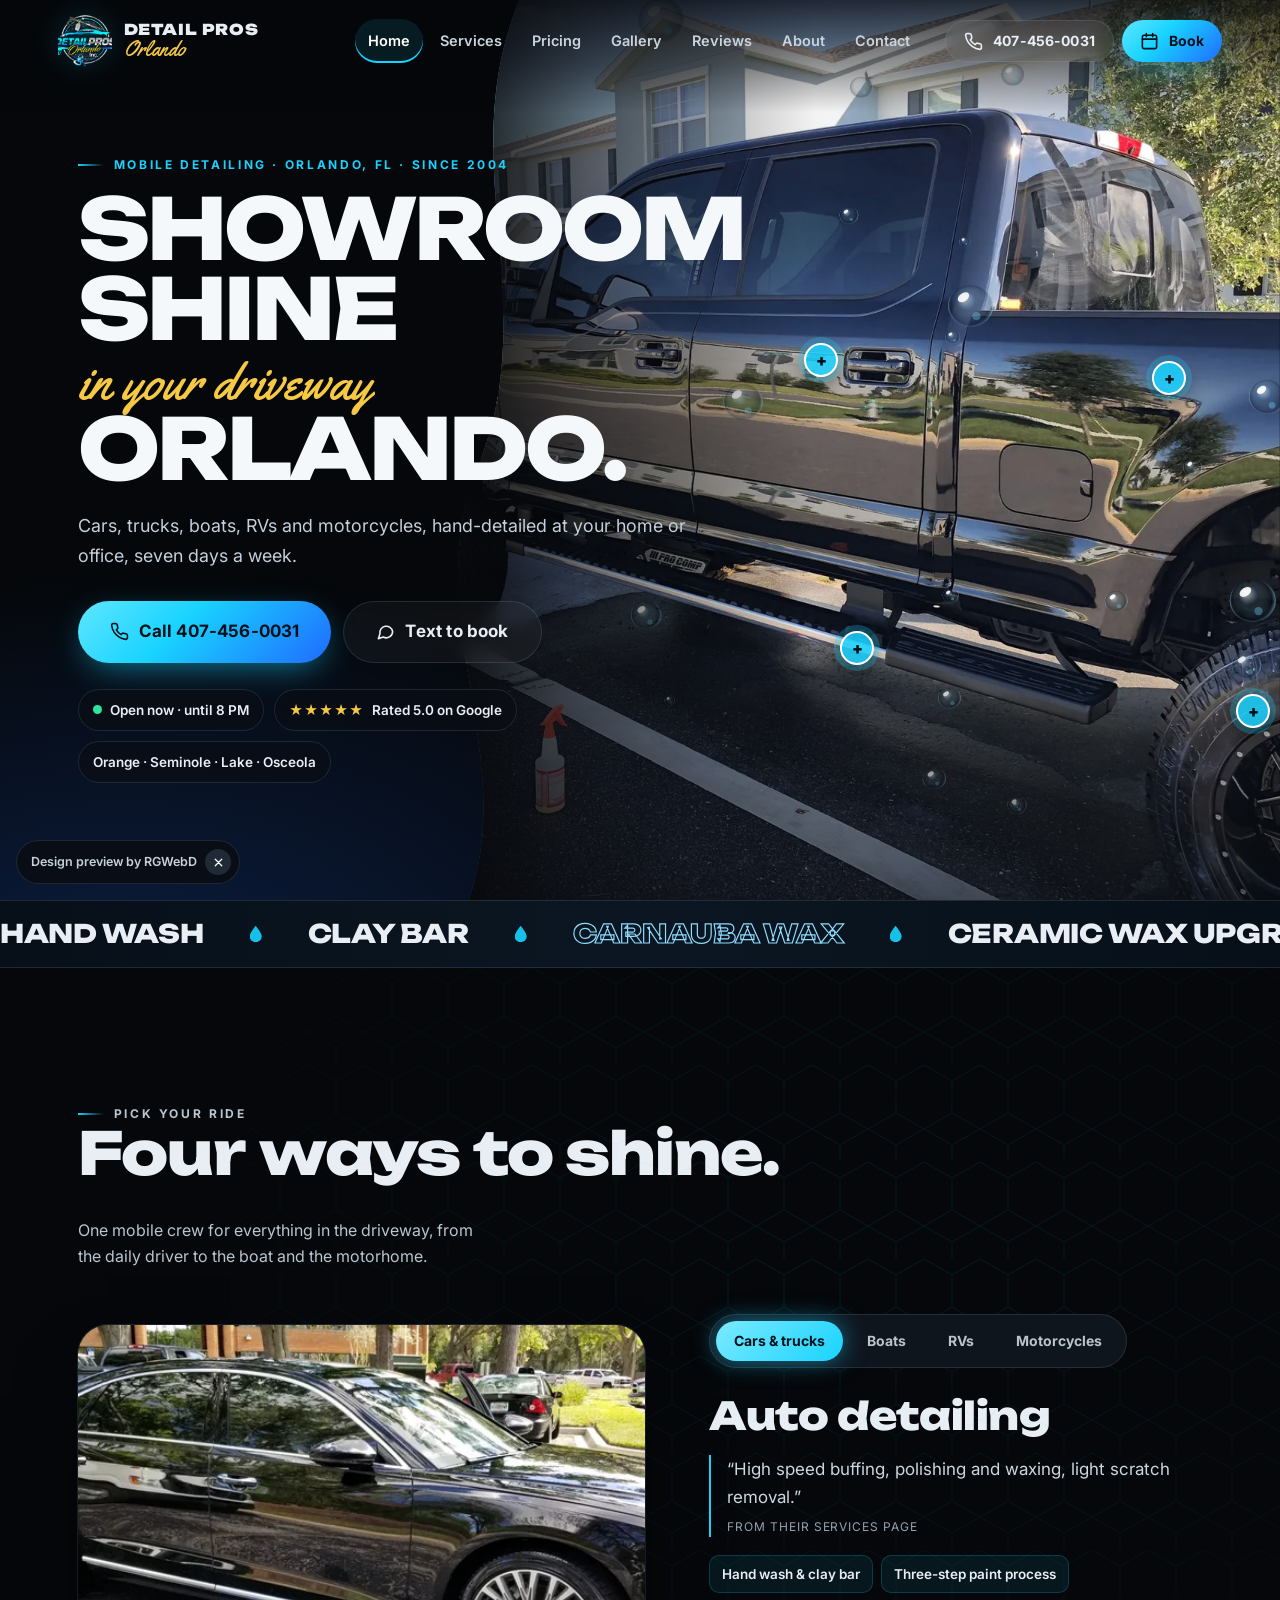
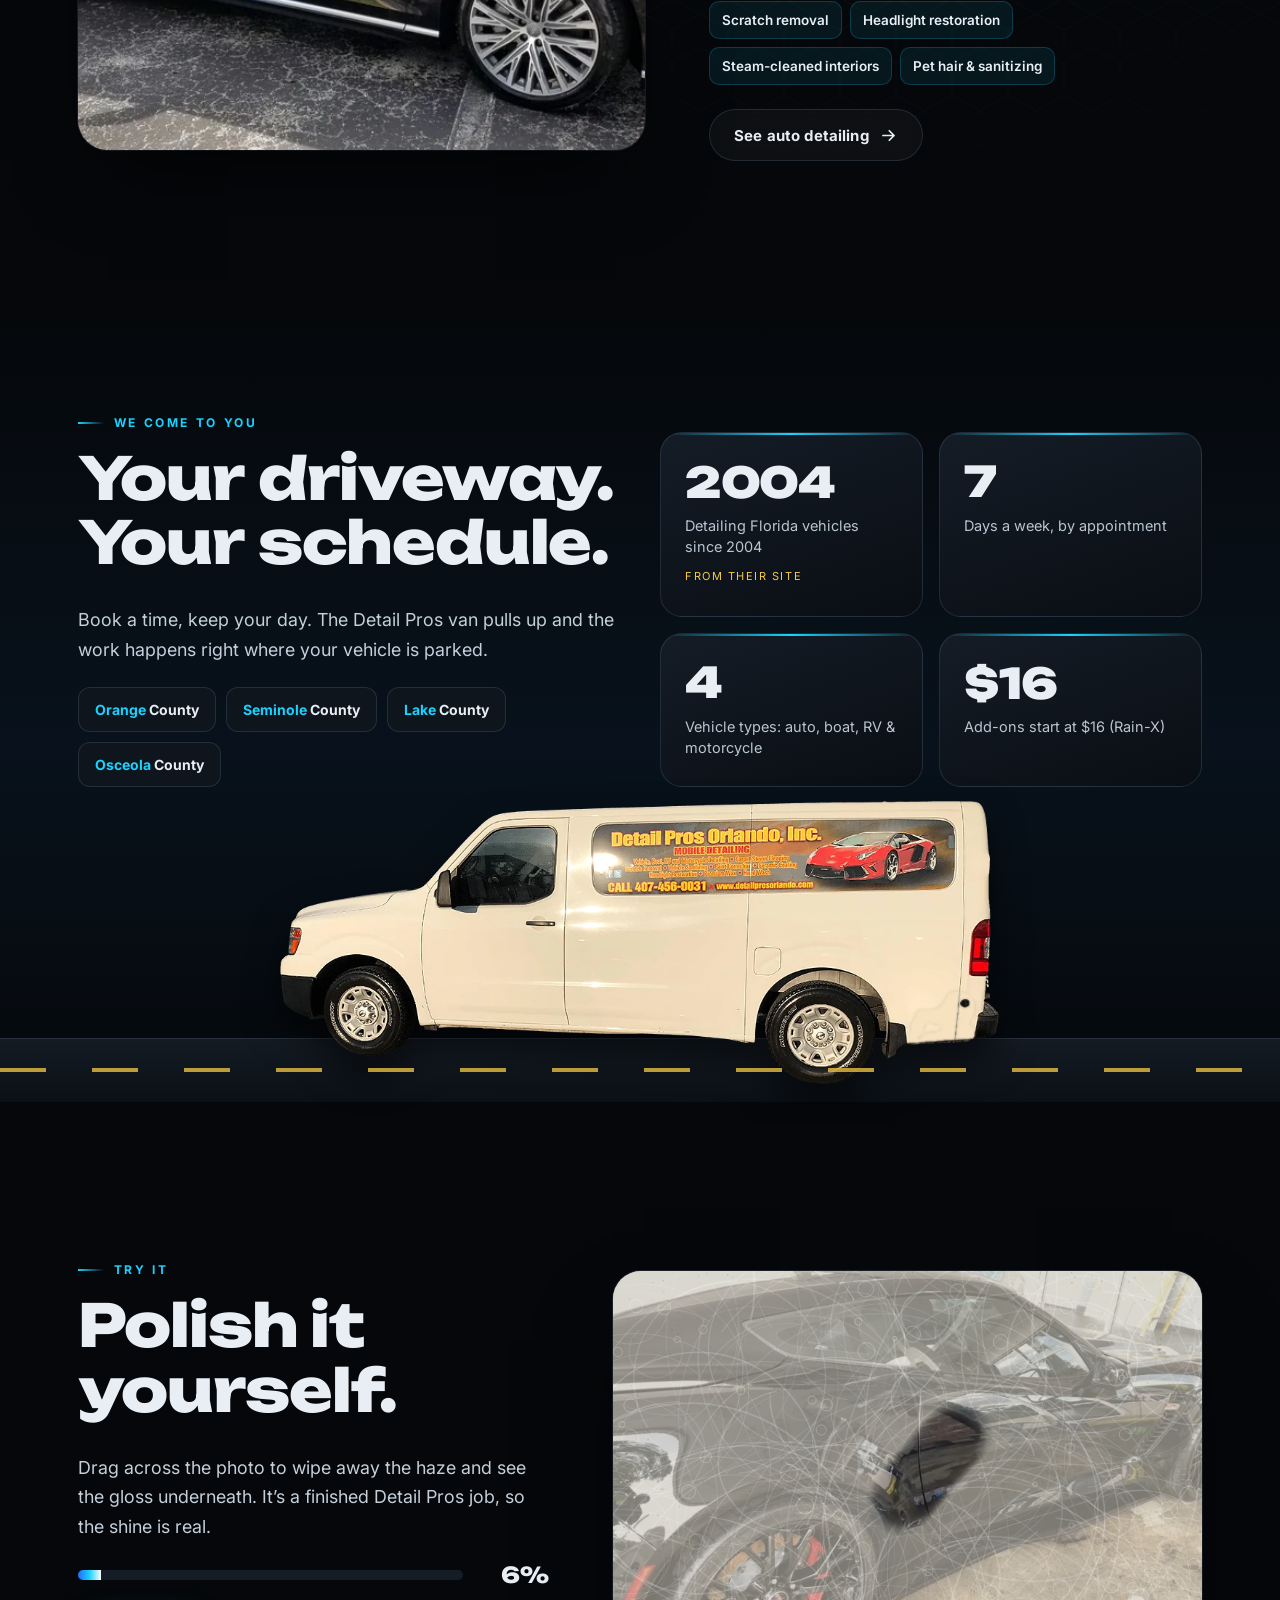
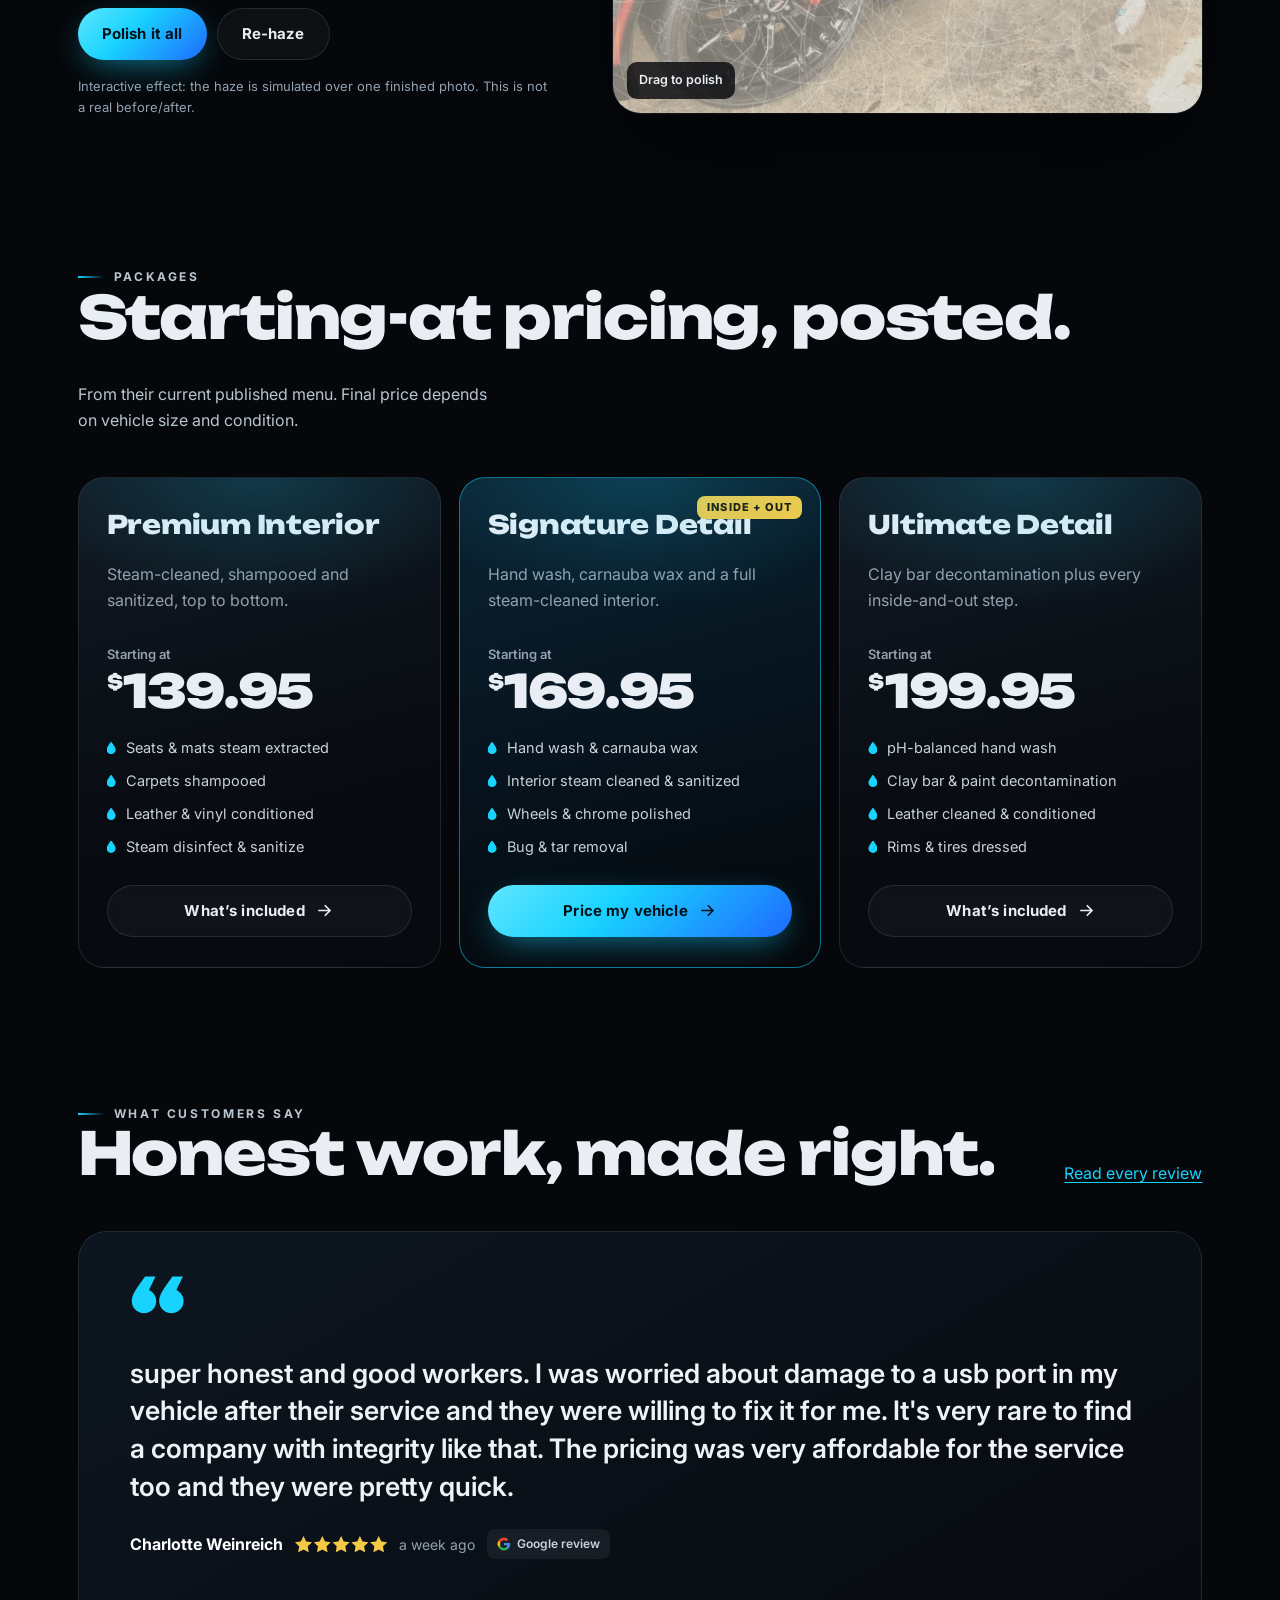
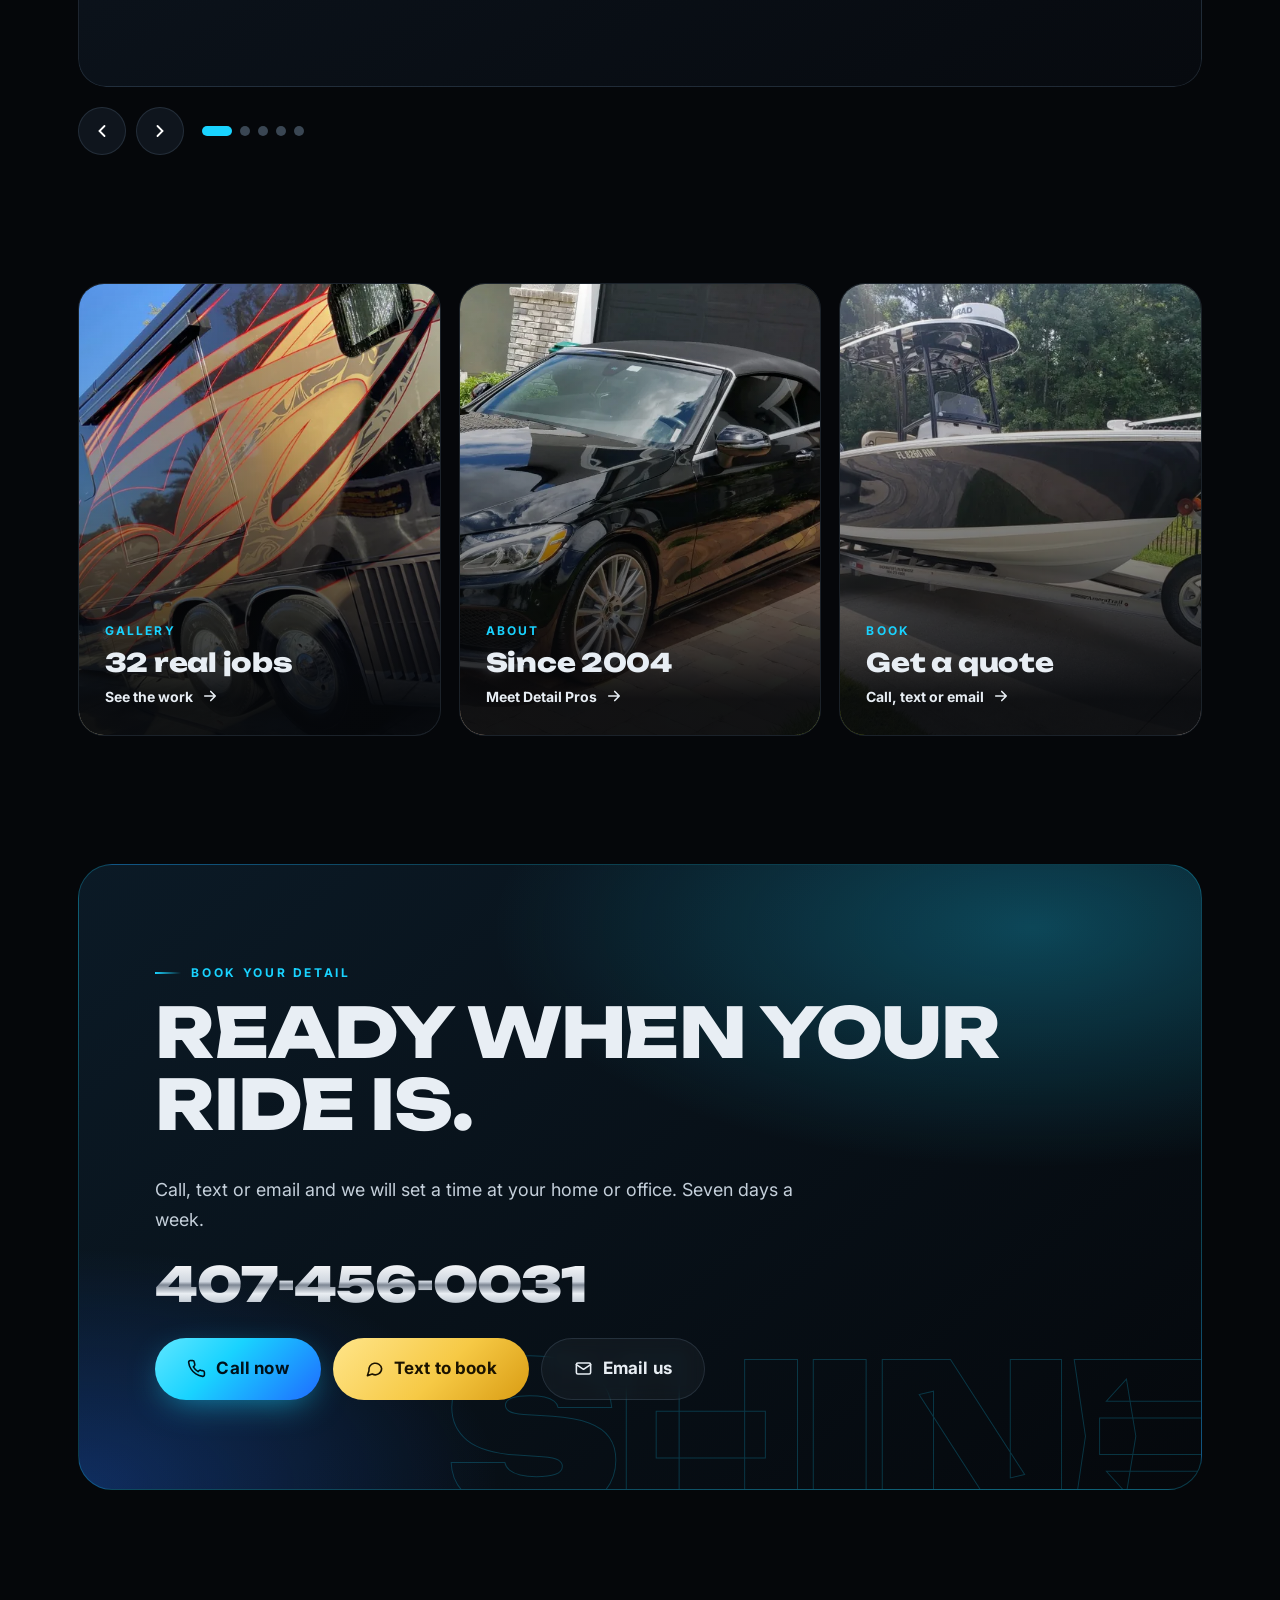
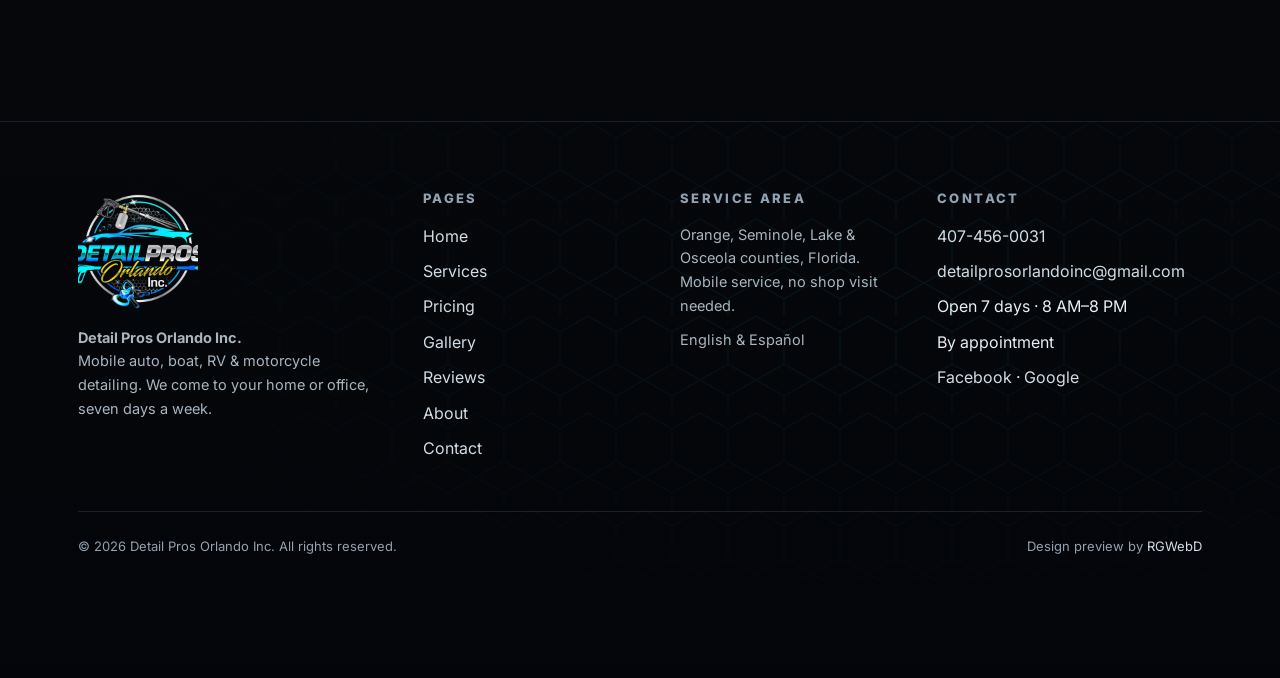
<file: index.html>
<!doctype html><html lang="en"><head><meta charset="utf-8"><meta name="viewport" content="width=device-width,initial-scale=1,viewport-fit=cover">
<title>Detail Pros Orlando Inc. | Mobile Auto, Boat &amp; RV Detailing in Orlando, FL</title><meta name="description" content="Mobile car, truck, boat, RV and motorcycle detailing at your home or office in Orlando and Orange, Seminole, Lake &amp; Osceola counties. Since 2004. Call 407-456-0031."><link rel="canonical" href="https://rgwebd.github.io/detailprosorlando/">
<meta name="theme-color" content="#05070a"><meta property="og:type" content="website"><meta property="og:site_name" content="Detail Pros Orlando Inc."><meta property="og:title" content="Detail Pros Orlando Inc. | Mobile Auto, Boat &amp; RV Detailing in Orlando, FL"><meta property="og:description" content="Mobile car, truck, boat, RV and motorcycle detailing at your home or office in Orlando and Orange, Seminole, Lake &amp; Osceola counties. Since 2004. Call 407-456-0031."><meta property="og:url" content="https://rgwebd.github.io/detailprosorlando/"><meta property="og:image" content="https://rgwebd.github.io/detailprosorlando/assets/og-image.jpg"><meta property="og:image:width" content="1200"><meta property="og:image:height" content="630">
<meta name="twitter:card" content="summary_large_image"><meta name="twitter:title" content="Detail Pros Orlando Inc. | Mobile Auto, Boat &amp; RV Detailing in Orlando, FL"><meta name="twitter:description" content="Mobile car, truck, boat, RV and motorcycle detailing at your home or office in Orlando and Orange, Seminole, Lake &amp; Osceola counties. Since 2004. Call 407-456-0031."><meta name="twitter:image" content="https://rgwebd.github.io/detailprosorlando/assets/og-image.jpg">
<link rel="icon" href="favicon.ico" sizes="any"><link rel="icon" type="image/png" sizes="32x32" href="assets/brand/fav-32.png"><link rel="apple-touch-icon" href="apple-touch-icon.png">
<link rel="preconnect" href="https://fonts.googleapis.com"><link rel="preconnect" href="https://fonts.gstatic.com" crossorigin><link href="https://fonts.googleapis.com/css2?family=Inter:wght@400;500;600;700;800&family=Unbounded:wght@600;700;800;900&family=Yellowtail&display=swap" rel="stylesheet"><link rel="stylesheet" href="assets/styles.css"></head><body><a class="skip" href="#main">Skip to content</a><div class="prog" aria-hidden="true"></div>
<header class="hdr"><div class="hdr-in"><a class="brand" href="index.html" aria-label="Detail Pros Orlando Inc. home"><img src="assets/brand/logo-160.webp" width="160" height="160" alt="Detail Pros Orlando Inc. emblem"><span><b>DETAIL PROS</b><i>Orlando</i></span></a>
<nav class="nav" aria-label="Main"><a href="index.html" aria-current=page>Home</a><a href="services.html">Services</a><a href="pricing.html">Pricing</a><a href="gallery.html">Gallery</a><a href="reviews.html">Reviews</a><a href="about.html">About</a><a href="contact.html">Contact</a></nav><div class="ctas"><a class="btn sm gh" href="tel:+14074560031"><svg viewBox="0 0 24 24" fill="none" stroke="currentColor" stroke-width="2" stroke-linecap="round" stroke-linejoin="round" aria-hidden="true"><path d="M22 16.9v3a2 2 0 0 1-2.2 2 19.8 19.8 0 0 1-8.6-3.1 19.5 19.5 0 0 1-6-6A19.8 19.8 0 0 1 2.1 4.2 2 2 0 0 1 4.1 2h3a2 2 0 0 1 2 1.7c.1 1 .4 1.9.7 2.8a2 2 0 0 1-.5 2.1L8 9.9a16 16 0 0 0 6 6l1.3-1.3a2 2 0 0 1 2.1-.4c.9.3 1.8.6 2.8.7a2 2 0 0 1 1.7 2z"/></svg><span>407-456-0031</span></a><a class="btn sm pri" href="contact.html#quote"><svg viewBox="0 0 24 24" fill="none" stroke="currentColor" stroke-width="2" stroke-linecap="round" stroke-linejoin="round" aria-hidden="true"><rect x="3" y="4" width="18" height="17" rx="2"/><path d="M3 9h18M8 2v4M16 2v4"/></svg><span>Book</span></a></div>
<button class="burger" aria-label="Menu" aria-expanded="false" aria-controls="mnav"><span></span><span></span><span></span></button></div></header>
<div class="mnav" id="mnav"><a class="ml" href="index.html" aria-current=page>Home</a><a class="ml" href="services.html">Services</a><a class="ml" href="pricing.html">Pricing</a><a class="ml" href="gallery.html">Gallery</a><a class="ml" href="reviews.html">Reviews</a><a class="ml" href="about.html">About</a><a class="ml" href="contact.html">Contact</a><div class="ctas"><a class="btn mag pri" href="tel:+14074560031"><svg viewBox="0 0 24 24" fill="none" stroke="currentColor" stroke-width="2" stroke-linecap="round" stroke-linejoin="round" aria-hidden="true"><path d="M22 16.9v3a2 2 0 0 1-2.2 2 19.8 19.8 0 0 1-8.6-3.1 19.5 19.5 0 0 1-6-6A19.8 19.8 0 0 1 2.1 4.2 2 2 0 0 1 4.1 2h3a2 2 0 0 1 2 1.7c.1 1 .4 1.9.7 2.8a2 2 0 0 1-.5 2.1L8 9.9a16 16 0 0 0 6 6l1.3-1.3a2 2 0 0 1 2.1-.4c.9.3 1.8.6 2.8.7a2 2 0 0 1 1.7 2z"/></svg><span>Call 407-456-0031</span></a><a class="btn mag gh" href="sms:+14074560031?&body=Hi%20Detail%20Pros%21%20I%27d%20like%20to%20book%20a%20mobile%20detail.%20Vehicle%3A%20"><svg viewBox="0 0 24 24" fill="none" stroke="currentColor" stroke-width="2" stroke-linecap="round" stroke-linejoin="round" aria-hidden="true"><path d="M21 12a8 8 0 0 1-11.8 7L3 21l2-6.2A8 8 0 1 1 21 12z"/></svg><span>Text to book</span></a></div></div><main id="main"><div id="foam" aria-hidden="true"><div class="fm"></div><div class="fl"><img src="assets/brand/logo-360.webp" width="360" height="360" alt=""></div><div class="blade"></div></div>
<svg width="0" height="0" style="position:absolute" aria-hidden="true"><clipPath id="wave" clipPathUnits="objectBoundingBox"><path d="M.1,0 C.02,.18 .13,.34 .05,.52 C-.02,.68 .1,.84 .04,1 L1,1 L1,0 Z"/></clipPath></svg><section class="hero"><div class="hero-ph"><div class="fit"><img src="assets/img/w19-1600.webp" srcset="assets/img/w19-800.webp 800w, assets/img/w19-1600.webp 1600w" sizes="(max-width:760px) 100vw, 66vw" width="1600" height="1200" alt="Black Ford F-250 with mirror-gloss paint reflecting the trees, the Detail Pros mobile setup parked behind it" fetchpriority="high" decoding="async" ><canvas class="beads" data-n="42" aria-hidden="true"></canvas></div><div class="fit pinsl"><div class="hs" style="--x:47%;--y:40%"><button type="button" aria-expanded="false" aria-label="Mirror gloss">+</button><span class="lbl" role="tooltip"><b>Mirror gloss</b>That’s the neighborhood reflected in the doors.</span></div><div class="hs" style="--x:76%;--y:42%"><button type="button" aria-expanded="false" aria-label="Glass & trim">+</button><span class="lbl" role="tooltip"><b>Glass & trim</b>Windows streak-free, trim conditioned.</span></div><div class="hs" style="--x:50%;--y:72%"><button type="button" aria-expanded="false" aria-label="Running boards">+</button><span class="lbl" role="tooltip"><b>Running boards</b>Steps, rockers and jambs wiped down too.</span></div><div class="hs" style="--x:83%;--y:79%"><button type="button" aria-expanded="false" aria-label="Tires & wheels">+</button><span class="lbl" role="tooltip"><b>Tires & wheels</b>Wheels cleaned, tires dressed.</span></div></div></div>
<div class="hero-cp"><div><p class="eb">Mobile detailing · Orlando, FL · Since 2004</p>
<h1><span class="sheen">Showroom shine</span><span class="scr">in your driveway</span><span class="sheen">Orlando.</span></h1>
<p class="lead">Cars, trucks, boats, RVs and motorcycles, hand-detailed at your home or office, seven days a week.</p>
<div class="ctas"><a class="btn mag pri xl" href="tel:+14074560031"><svg viewBox="0 0 24 24" fill="none" stroke="currentColor" stroke-width="2" stroke-linecap="round" stroke-linejoin="round" aria-hidden="true"><path d="M22 16.9v3a2 2 0 0 1-2.2 2 19.8 19.8 0 0 1-8.6-3.1 19.5 19.5 0 0 1-6-6A19.8 19.8 0 0 1 2.1 4.2 2 2 0 0 1 4.1 2h3a2 2 0 0 1 2 1.7c.1 1 .4 1.9.7 2.8a2 2 0 0 1-.5 2.1L8 9.9a16 16 0 0 0 6 6l1.3-1.3a2 2 0 0 1 2.1-.4c.9.3 1.8.6 2.8.7a2 2 0 0 1 1.7 2z"/></svg><span>Call 407-456-0031</span></a><a class="btn mag gh xl" href="sms:+14074560031?&body=Hi%20Detail%20Pros%21%20I%27d%20like%20to%20book%20a%20mobile%20detail.%20Vehicle%3A%20"><svg viewBox="0 0 24 24" fill="none" stroke="currentColor" stroke-width="2" stroke-linecap="round" stroke-linejoin="round" aria-hidden="true"><path d="M21 12a8 8 0 0 1-11.8 7L3 21l2-6.2A8 8 0 1 1 21 12z"/></svg><span>Text to book</span></a></div>
<div class="chips"><span class="chip" data-open><span class="dot"></span><span class="t">Open 7 days · 8 AM–8 PM</span></span><span class="chip"><span class="st" aria-hidden="true">★★★★★</span>Rated 5.0 on Google</span><span class="chip">Orange · Seminole · Lake · Osceola</span></div></div></div></section>
<div class="mq" aria-label="Services"><div class="mq-t"><span>Hand wash</span><span>Clay bar</span><span>Carnauba wax</span><span>Ceramic wax upgrade</span><span>Steam-cleaned interiors</span><span>High-speed buffing</span><span>Scratch removal</span><span>Headlight restoration</span><span>Pet hair removal</span><span>Boats</span><span>RVs</span><span>Motorcycles</span><span>Hand wash</span><span>Clay bar</span><span>Carnauba wax</span><span>Ceramic wax upgrade</span><span>Steam-cleaned interiors</span><span>High-speed buffing</span><span>Scratch removal</span><span>Headlight restoration</span><span>Pet hair removal</span><span>Boats</span><span>RVs</span><span>Motorcycles</span></div></div>

<section class="sec"><div class="hex" aria-hidden="true"></div><div class="wrap"><div class="ttl"><div><p class="eb">Pick your ride</p><h2 class="split-t">Four ways to shine.</h2></div><p>One mobile crew for everything in the driveway, from the daily driver to the boat and the motorhome.</p></div>
<div class="ride"><div class="ride-stage" data-r><img src="assets/img/w31-1600.webp" srcset="assets/img/w31-800.webp 800w, assets/img/w31-1600.webp 1600w" sizes="(max-width:1000px) 100vw, 55vw" width="1600" height="778" alt="Black Audi A8 sedan freshly detailed" loading="lazy" decoding="async" ><img src="assets/img/w08-1600.webp" srcset="assets/img/w08-800.webp 800w, assets/img/w08-1600.webp 1600w" sizes="(max-width:1000px) 100vw, 55vw" width="1600" height="1200" alt="Blue and black Yamaha wake boat on its trailer after a detail" loading="lazy" decoding="async" ><img src="assets/img/w23-1600.webp" srcset="assets/img/w23-800.webp 800w, assets/img/w23-1600.webp 1600w" sizes="(max-width:1000px) 100vw, 55vw" width="1600" height="1200" alt="Black Entegra luxury motorhome with a mirror finish" loading="lazy" decoding="async" ><img src="assets/img/w06-1600.webp" srcset="assets/img/w06-800.webp 800w, assets/img/w06-1600.webp 1600w" sizes="(max-width:1000px) 100vw, 55vw" width="1600" height="1200" alt="Candy red Harley-Davidson touring bike after a detail" loading="lazy" decoding="async" ></div><div><div class="ride-tabs" role="tablist" aria-label="Vehicle type"><span class="ride-ind" aria-hidden="true"></span><button role="tab" id="t-auto" aria-controls="p-auto" aria-selected="false" tabindex="-1">Cars & trucks</button><button role="tab" id="t-boat" aria-controls="p-boat" aria-selected="false" tabindex="-1">Boats</button><button role="tab" id="t-rv" aria-controls="p-rv" aria-selected="false" tabindex="-1">RVs</button><button role="tab" id="t-moto" aria-controls="p-moto" aria-selected="false" tabindex="-1">Motorcycles</button></div><div class="ride-pn" role="tabpanel" id="p-auto" aria-labelledby="t-auto" tabindex="0"><h3>Auto detailing</h3><blockquote>“High speed buffing, polishing and waxing, light scratch removal.”<cite>From their services page</cite></blockquote><ul class="tags"><li>Hand wash &amp; clay bar</li><li>Three-step paint process</li><li>Scratch removal</li><li>Headlight restoration</li><li>Steam-cleaned interiors</li><li>Pet hair &amp; sanitizing</li></ul><a class="btn gh" href="services.html#auto"><span>See auto detailing</span><svg viewBox="0 0 24 24" fill="none" stroke="currentColor" stroke-width="2.2" stroke-linecap="round" stroke-linejoin="round" aria-hidden="true"><path d="M5 12h14M13 6l6 6-6 6"/></svg></a></div><div class="ride-pn" role="tabpanel" id="p-boat" aria-labelledby="t-boat" tabindex="0" hidden><h3>Boat detailing</h3><blockquote>“High speed buffing, polishing, waxing engine cleaning, and vinyl cleaning.”<cite>From their services page</cite></blockquote><ul class="tags"><li>Hull buffing &amp; polishing</li><li>Wax</li><li>Engine cleaning</li><li>Vinyl cleaning</li></ul><a class="btn gh" href="services.html#boat"><span>See boat detailing</span><svg viewBox="0 0 24 24" fill="none" stroke="currentColor" stroke-width="2.2" stroke-linecap="round" stroke-linejoin="round" aria-hidden="true"><path d="M5 12h14M13 6l6 6-6 6"/></svg></a></div><div class="ride-pn" role="tabpanel" id="p-rv" aria-labelledby="t-rv" tabindex="0" hidden><h3>RV detailing</h3><blockquote>“Keep your RV, Mobile Home, 5th Wheel and Travel Trailer looking fantastic.”<cite>From their services page</cite></blockquote><ul class="tags"><li>Motorhomes</li><li>5th wheels</li><li>Travel trailers</li><li>Mobile homes</li></ul><a class="btn gh" href="services.html#rv"><span>See rv detailing</span><svg viewBox="0 0 24 24" fill="none" stroke="currentColor" stroke-width="2.2" stroke-linecap="round" stroke-linejoin="round" aria-hidden="true"><path d="M5 12h14M13 6l6 6-6 6"/></svg></a></div><div class="ride-pn" role="tabpanel" id="p-moto" aria-labelledby="t-moto" tabindex="0" hidden><h3>Motorcycle detailing</h3><blockquote>“Experience in detailing Harley&#x27;s, Victory, Sport Bikes, and customs bikes.”<cite>From their services page</cite></blockquote><ul class="tags"><li>Harley-Davidson</li><li>Victory</li><li>Sport bikes</li><li>Custom bikes</li></ul><a class="btn gh" href="services.html#moto"><span>See motorcycle detailing</span><svg viewBox="0 0 24 24" fill="none" stroke="currentColor" stroke-width="2.2" stroke-linecap="round" stroke-linejoin="round" aria-hidden="true"><path d="M5 12h14M13 6l6 6-6 6"/></svg></a></div></div></div></div></section>

<section class="vanb"><div class="wrap"><div><p class="eb">We come to you</p><h2 class="split-t">Your driveway. Your schedule.</h2><p class="lead">Book a time, keep your day. The Detail Pros van pulls up and the work happens right where your vehicle is parked.</p>
<div class="cnty"><span><b>Orange</b> County</span><span><b>Seminole</b> County</span><span><b>Lake</b> County</span><span><b>Osceola</b> County</span></div></div>
<div class="stats" style="grid-template-columns:1fr 1fr"><div class="stat" data-r><div class="odo" data-v="2004"></div><p>Detailing Florida vehicles since 2004</p><small>From their site</small></div><div class="stat" data-r style="--d:.1s"><div class="odo" data-v="7"></div><p>Days a week, by appointment</p></div><div class="stat" data-r style="--d:.2s"><div class="odo" data-v="4"></div><p>Vehicle types: auto, boat, RV & motorcycle</p></div><div class="stat" data-r style="--d:.3s"><div class="bigv">$16</div><p>Add-ons start at $16 (Rain-X)</p></div></div></div>
<div class="vroad" aria-hidden="true"><div class="van"><div class="spray"></div><img src="assets/img/van-1000.webp" width="1000" height="400" alt="" loading="lazy"></div></div></section>

<section class="sec"><div class="wrap pol"><div><p class="eb">Try it</p><h2 class="split-t">Polish it yourself.</h2><p class="lead">Drag across the photo to wipe away the haze and see the gloss underneath. It’s a finished Detail Pros job, so the shine is real.</p>
<div class="pol-meter" aria-live="polite"><div class="bar"><i></i></div><b>0%</b></div><div class="ctas"><button class="btn pri" type="button" data-pol="all">Polish it all</button><button class="btn gh" type="button" data-pol="reset">Re-haze</button></div>
<p class="note" style="margin-top:16px">Interactive effect: the haze is simulated over one finished photo. This is not a real before/after.</p></div>
<div class="pol-st" data-r><img src="assets/img/w20-1600.webp" srcset="assets/img/w20-800.webp 800w, assets/img/w20-1600.webp 1214w" sizes="(max-width:1000px) 100vw, 55vw" width="1214" height="910" alt="Black Corvette with gloss black wheels and red brake calipers" loading="lazy" decoding="async" ><canvas aria-label="Drag to polish the hazed photo" role="img"></canvas><span class="tag">Drag to polish</span></div></div></section>

<section class="sec" style="padding-top:0"><div class="wrap"><div class="ttl"><div><p class="eb">Packages</p><h2 class="split-t">Starting-at pricing, posted.</h2></div><p>From their current published menu. Final price depends on vehicle size and condition.</p></div><div class="pks">
<article class="pk" data-r style="--d:0s"><h3>Premium Interior</h3><p class="mu">Steam-cleaned, shampooed and sanitized, top to bottom.</p><div class="pr"><small>Starting at</small><sup>$</sup>139.95</div><ul><li>Seats & mats steam extracted</li><li>Carpets shampooed</li><li>Leather & vinyl conditioned</li><li>Steam disinfect & sanitize</li></ul><a class="btn gh" href="pricing.html#interior"><span>What’s included</span><svg viewBox="0 0 24 24" fill="none" stroke="currentColor" stroke-width="2.2" stroke-linecap="round" stroke-linejoin="round" aria-hidden="true"><path d="M5 12h14M13 6l6 6-6 6"/></svg></a></article>
<article class="pk feat" data-r style="--d:.1s"><span class="bd">Inside + out</span><h3>Signature Detail</h3><p class="mu">Hand wash, carnauba wax and a full steam-cleaned interior.</p><div class="pr"><small>Starting at</small><sup>$</sup>169.95</div><ul><li>Hand wash & carnauba wax</li><li>Interior steam cleaned & sanitized</li><li>Wheels & chrome polished</li><li>Bug & tar removal</li></ul><a class="btn pri" href="pricing.html#signature"><span>Price my vehicle</span><svg viewBox="0 0 24 24" fill="none" stroke="currentColor" stroke-width="2.2" stroke-linecap="round" stroke-linejoin="round" aria-hidden="true"><path d="M5 12h14M13 6l6 6-6 6"/></svg></a></article>
<article class="pk" data-r style="--d:.2s"><h3>Ultimate Detail</h3><p class="mu">Clay bar decontamination plus every inside-and-out step.</p><div class="pr"><small>Starting at</small><sup>$</sup>199.95</div><ul><li>pH-balanced hand wash</li><li>Clay bar & paint decontamination</li><li>Leather cleaned & conditioned</li><li>Rims & tires dressed</li></ul><a class="btn gh" href="pricing.html#ultimate"><span>What’s included</span><svg viewBox="0 0 24 24" fill="none" stroke="currentColor" stroke-width="2.2" stroke-linecap="round" stroke-linejoin="round" aria-hidden="true"><path d="M5 12h14M13 6l6 6-6 6"/></svg></a></article></div></div></section>

<section class="sec" style="padding-top:0"><div class="wrap"><div class="ttl"><div><p class="eb">What customers say</p><h2 class="split-t">Honest work, made right.</h2></div><p><a class="lk" href="reviews.html">Read every review</a></p></div><div class="rvw" data-r><div class="rvw-vp"><div class="rvw-tr"><figure class="rvw-s"><q>super honest and good workers. I was worried about damage to a usb port in my vehicle after their service and they were willing to fix it for me. It&#x27;s very rare to find a company with integrity like that. The pricing was very affordable for the service too and they were pretty quick.</q><figcaption class="rvw-m"><b>Charlotte Weinreich</b><span class="stars5" role="img" aria-label="5 out of 5 stars"><i style="--w:100.0%"></i></span><span>a week ago</span><span class="src"><svg viewBox="0 0 24 24" aria-hidden="true"><path fill="#4285F4" d="M22.5 12.3c0-.8-.1-1.5-.2-2.2H12v4.2h5.9a5 5 0 0 1-2.2 3.3v2.7h3.5c2.1-1.9 3.3-4.7 3.3-8z"/><path fill="#34A853" d="M12 23c3 0 5.5-1 7.3-2.7l-3.5-2.7c-1 .7-2.3 1.1-3.8 1.1-2.9 0-5.4-2-6.3-4.7H2.1v2.8A11 11 0 0 0 12 23z"/><path fill="#FBBC05" d="M5.7 14a6.6 6.6 0 0 1 0-4.2V7H2.1a11 11 0 0 0 0 9.9z"/><path fill="#EA4335" d="M12 5.4c1.6 0 3.1.6 4.3 1.7l3.1-3.1A11 11 0 0 0 2.1 7l3.6 2.8C6.6 7.3 9.1 5.4 12 5.4z"/></svg>Google review</span></figcaption></figure><figure class="rvw-s"><q>Arrived on time. I did have an issue, but they made it right! :)</q><figcaption class="rvw-m"><b>Amanda</b><span class="stars5" role="img" aria-label="5 out of 5 stars"><i style="--w:100.0%"></i></span><span>a month ago</span><span class="src"><svg viewBox="0 0 24 24" aria-hidden="true"><path fill="#4285F4" d="M22.5 12.3c0-.8-.1-1.5-.2-2.2H12v4.2h5.9a5 5 0 0 1-2.2 3.3v2.7h3.5c2.1-1.9 3.3-4.7 3.3-8z"/><path fill="#34A853" d="M12 23c3 0 5.5-1 7.3-2.7l-3.5-2.7c-1 .7-2.3 1.1-3.8 1.1-2.9 0-5.4-2-6.3-4.7H2.1v2.8A11 11 0 0 0 12 23z"/><path fill="#FBBC05" d="M5.7 14a6.6 6.6 0 0 1 0-4.2V7H2.1a11 11 0 0 0 0 9.9z"/><path fill="#EA4335" d="M12 5.4c1.6 0 3.1.6 4.3 1.7l3.1-3.1A11 11 0 0 0 2.1 7l3.6 2.8C6.6 7.3 9.1 5.4 12 5.4z"/></svg>Google review</span></figcaption></figure><figure class="rvw-s"><q>They did a fantastic job on my boyfriend’s F-250. It was filthy inside and out, with mud caked everywhere. The truck looked and smelled brand new when they finished! SO impressed by their work and they are super communicative and personable as well. We’ve already booked them to detail my SUV as well. Highly recommend their services to anyone looking for a well-priced, reliable, and talented detailer.</q><figcaption class="rvw-m"><b>Sophia Akel</b><span class="stars5" role="img" aria-label="5 out of 5 stars"><i style="--w:100.0%"></i></span><span></span><span class="src">As published on their previous website</span></figcaption></figure><figure class="rvw-s"><q>These guys do great work right in your driveway. They did my boat and truck better than any of the places I’ve taken vehicles before.</q><figcaption class="rvw-m"><b>Ben Mayo</b><span class="stars5" role="img" aria-label="5 out of 5 stars"><i style="--w:100.0%"></i></span><span></span><span class="src">As published on their previous website</span></figcaption></figure><figure class="rvw-s"><q>I had an amazing experience with this cleaning service! My little brother had thrown up in my car, and I was understandably stressed about getting it cleaned up. I called them, and they came the very next day. They were incredibly fast, efficient, and paid great attention to detail. Every trace of the mess was gone, and my car looked spotless again. I couldn&#x27;t be more impressed with their service, and I’ll definitely be recommending them to others!</q><figcaption class="rvw-m"><b>Cheina Ramos</b><span class="stars5" role="img" aria-label="5 out of 5 stars"><i style="--w:100.0%"></i></span><span></span><span class="src">As published on their previous website</span></figcaption></figure></div></div>
<div class="rvw-nav"><button class="ar pv" type="button" aria-label="Previous review"><svg viewBox="0 0 24 24" fill="none" stroke="currentColor" stroke-width="2.2" stroke-linecap="round" aria-hidden="true"><path d="M15 6l-6 6 6 6"/></svg></button><button class="ar nx" type="button" aria-label="Next review"><svg viewBox="0 0 24 24" fill="none" stroke="currentColor" stroke-width="2.2" stroke-linecap="round" aria-hidden="true"><path d="M9 6l6 6-6 6"/></svg></button><div class="rvw-dots"></div></div></div></div></section>

<section class="sec" style="padding-top:0"><div class="wrap"><div class="tz">
<a class="tzc" href="gallery.html" data-r><img src="assets/img/w24-1600.webp" srcset="assets/img/w24-800.webp 800w, assets/img/w24-1600.webp 1600w" sizes="(max-width:760px) 100vw, 33vw" width="1600" height="1200" alt="Copper and black swoosh graphics on a motorhome, freshly polished" loading="lazy" decoding="async" ><div class="tx"><small>Gallery</small><h3>32 real jobs</h3><span>See the work <svg viewBox="0 0 24 24" fill="none" stroke="currentColor" stroke-width="2.2" stroke-linecap="round" stroke-linejoin="round" aria-hidden="true"><path d="M5 12h14M13 6l6 6-6 6"/></svg></span></div></a>
<a class="tzc" href="about.html" data-r style="--d:.1s"><img src="assets/img/w18-1600.webp" srcset="assets/img/w18-800.webp 800w, assets/img/w18-1600.webp 1113w" sizes="(max-width:760px) 100vw, 33vw" width="1113" height="1035" alt="Black Mercedes-Benz convertible gleaming on a paver driveway" loading="lazy" decoding="async" ><div class="tx"><small>About</small><h3>Since 2004</h3><span>Meet Detail Pros <svg viewBox="0 0 24 24" fill="none" stroke="currentColor" stroke-width="2.2" stroke-linecap="round" stroke-linejoin="round" aria-hidden="true"><path d="M5 12h14M13 6l6 6-6 6"/></svg></span></div></a>
<a class="tzc" href="contact.html" data-r style="--d:.2s"><img src="assets/img/w14-1600.webp" srcset="assets/img/w14-800.webp 800w, assets/img/w14-1600.webp 1008w" sizes="(max-width:760px) 100vw, 33vw" width="1008" height="756" alt="Center-console fishing boat with a glossy black and white hull" loading="lazy" decoding="async" ><div class="tx"><small>Book</small><h3>Get a quote</h3><span>Call, text or email <svg viewBox="0 0 24 24" fill="none" stroke="currentColor" stroke-width="2.2" stroke-linecap="round" stroke-linejoin="round" aria-hidden="true"><path d="M5 12h14M13 6l6 6-6 6"/></svg></span></div></a></div></div></section>
<section class="sec" style="padding-top:0"><div class="wrap"><div class="cta" data-r="zoom"><canvas class="beads" data-n="55" aria-hidden="true"></canvas><span class="ghost" aria-hidden="true">SHINE</span>
<p class="eb">Book your detail</p><h2>Ready when your ride is.</h2><p class="lead">Call, text or email and we will set a time at your home or office. Seven days a week.</p><a class="big chrome" href="tel:+14074560031">407-456-0031</a>
<div class="ctas"><a class="btn mag pri xl" href="tel:+14074560031"><svg viewBox="0 0 24 24" fill="none" stroke="currentColor" stroke-width="2" stroke-linecap="round" stroke-linejoin="round" aria-hidden="true"><path d="M22 16.9v3a2 2 0 0 1-2.2 2 19.8 19.8 0 0 1-8.6-3.1 19.5 19.5 0 0 1-6-6A19.8 19.8 0 0 1 2.1 4.2 2 2 0 0 1 4.1 2h3a2 2 0 0 1 2 1.7c.1 1 .4 1.9.7 2.8a2 2 0 0 1-.5 2.1L8 9.9a16 16 0 0 0 6 6l1.3-1.3a2 2 0 0 1 2.1-.4c.9.3 1.8.6 2.8.7a2 2 0 0 1 1.7 2z"/></svg><span>Call now</span></a><a class="btn mag gold xl" href="sms:+14074560031?&body=Hi%20Detail%20Pros%21%20I%27d%20like%20to%20book%20a%20mobile%20detail.%20Vehicle%3A%20"><svg viewBox="0 0 24 24" fill="none" stroke="currentColor" stroke-width="2" stroke-linecap="round" stroke-linejoin="round" aria-hidden="true"><path d="M21 12a8 8 0 0 1-11.8 7L3 21l2-6.2A8 8 0 1 1 21 12z"/></svg><span>Text to book</span></a><a class="btn gh xl" href="mailto:detailprosorlandoinc@gmail.com?subject=Mobile%20detail%20request"><svg viewBox="0 0 24 24" fill="none" stroke="currentColor" stroke-width="2" stroke-linecap="round" stroke-linejoin="round" aria-hidden="true"><rect x="3" y="5" width="18" height="14" rx="2"/><path d="M3 7l9 6 9-6"/></svg><span>Email us</span></a></div></div></div></section></main><footer class="ft"><div class="hex" aria-hidden="true"></div><div class="wrap"><div class="ft-g">
<div><img class="lg" src="assets/brand/logo-360.webp" width="360" height="360" alt="Detail Pros Orlando Inc. logo" loading="lazy"><p><b>Detail Pros Orlando Inc.</b><br>Mobile auto, boat, RV &amp; motorcycle detailing. We come to your home or office, seven days a week.</p></div>
<div><h4>Pages</h4><ul><li><a href="index.html">Home</a></li><li><a href="services.html">Services</a></li><li><a href="pricing.html">Pricing</a></li><li><a href="gallery.html">Gallery</a></li><li><a href="reviews.html">Reviews</a></li><li><a href="about.html">About</a></li><li><a href="contact.html">Contact</a></li></ul></div>
<div><h4>Service area</h4><p>Orange, Seminole, Lake &amp; Osceola counties, Florida. Mobile service, no shop visit needed.</p><p>English &amp; Español</p></div>
<div><h4>Contact</h4><ul><li><a href="tel:+14074560031">407-456-0031</a></li><li><a href="mailto:detailprosorlandoinc@gmail.com">detailprosorlandoinc@gmail.com</a></li><li>Open 7 days · 8 AM–8 PM</li><li>By appointment</li><li><a href="https://www.facebook.com/p/Detail-Pros-Orlando-Inc-100091688833386/" rel="noopener" target="_blank">Facebook</a> · <a href="https://www.google.com/maps/place/?q=place_id:ChIJybDPJlnRWkIROPiOTczLTPM" rel="noopener" target="_blank">Google</a></li></ul></div>
</div><div class="ft-b"><span>© <span data-yr>2026</span> Detail Pros Orlando Inc. All rights reserved.</span><span>Design preview by <a href="https://github.com/RGWebD" rel="noopener">RGWebD</a></span></div></div></footer>
<div class="mbar" aria-label="Quick contact"><a class="btn mag pri" href="tel:+14074560031"><svg viewBox="0 0 24 24" fill="none" stroke="currentColor" stroke-width="2" stroke-linecap="round" stroke-linejoin="round" aria-hidden="true"><path d="M22 16.9v3a2 2 0 0 1-2.2 2 19.8 19.8 0 0 1-8.6-3.1 19.5 19.5 0 0 1-6-6A19.8 19.8 0 0 1 2.1 4.2 2 2 0 0 1 4.1 2h3a2 2 0 0 1 2 1.7c.1 1 .4 1.9.7 2.8a2 2 0 0 1-.5 2.1L8 9.9a16 16 0 0 0 6 6l1.3-1.3a2 2 0 0 1 2.1-.4c.9.3 1.8.6 2.8.7a2 2 0 0 1 1.7 2z"/></svg><span>Call</span></a><a class="btn mag gold" href="sms:+14074560031?&body=Hi%20Detail%20Pros%21%20I%27d%20like%20to%20book%20a%20mobile%20detail.%20Vehicle%3A%20"><svg viewBox="0 0 24 24" fill="none" stroke="currentColor" stroke-width="2" stroke-linecap="round" stroke-linejoin="round" aria-hidden="true"><path d="M21 12a8 8 0 0 1-11.8 7L3 21l2-6.2A8 8 0 1 1 21 12z"/></svg><span>Text to book</span></a></div>
<div class="demo" role="note">Design preview by RGWebD <button type="button" aria-label="Dismiss preview note"><svg viewBox="0 0 24 24" fill="none" stroke="currentColor" stroke-width="2.2" stroke-linecap="round" aria-hidden="true"><path d="M6 6l12 12M18 6L6 18"/></svg></button></div>
<script>document.querySelectorAll('[data-yr]').forEach(function(s){s.textContent=new Date().getFullYear()})</script>
<script src="assets/script.js" defer></script><script type="application/ld+json">{"@context": "https://schema.org", "@type": "AutoWash", "@id": "https://rgwebd.github.io/detailprosorlando/#business", "name": "Detail Pros Orlando Inc.", "url": "https://rgwebd.github.io/detailprosorlando/", "description": "Mobile auto, boat, RV and motorcycle detailing that comes to your home or office in the Orlando area, seven days a week.", "telephone": "+1-407-456-0031", "email": "detailprosorlandoinc@gmail.com", "logo": "https://rgwebd.github.io/detailprosorlando/assets/brand/logo-512.png", "image": ["https://rgwebd.github.io/detailprosorlando/assets/og-image.jpg", "https://rgwebd.github.io/detailprosorlando/assets/img/w19-1600.webp"], "address": {"@type": "PostalAddress", "addressLocality": "Orlando", "addressRegion": "FL", "addressCountry": "US"}, "areaServed": [{"@type": "AdministrativeArea", "name": "Orange County, FL"}, {"@type": "AdministrativeArea", "name": "Seminole County, FL"}, {"@type": "AdministrativeArea", "name": "Lake County, FL"}, {"@type": "AdministrativeArea", "name": "Osceola County, FL"}, {"@type": "City", "name": "Orlando, FL"}, {"@type": "City", "name": "Lake Nona, FL"}, {"@type": "City", "name": "Winter Park, FL"}, {"@type": "City", "name": "Windermere, FL"}, {"@type": "City", "name": "Celebration, FL"}, {"@type": "City", "name": "Kissimmee, FL"}, {"@type": "City", "name": "Saint Cloud, FL"}, {"@type": "City", "name": "Altamonte Springs, FL"}, {"@type": "City", "name": "Lake Mary, FL"}, {"@type": "City", "name": "Sanford, FL"}], "openingHoursSpecification": [{"@type": "OpeningHoursSpecification", "dayOfWeek": ["Monday", "Tuesday", "Wednesday", "Thursday", "Friday", "Saturday", "Sunday"], "opens": "08:00", "closes": "20:00"}], "sameAs": ["https://www.facebook.com/p/Detail-Pros-Orlando-Inc-100091688833386/", "https://www.google.com/maps/place/?q=place_id:ChIJybDPJlnRWkIROPiOTczLTPM"], "knowsLanguage": ["en", "es"], "paymentAccepted": "Credit card, debit card, NFC mobile payments", "foundingDate": "2004", "founder": {"@type": "Person", "name": "Thomas Kerney", "jobTitle": "Founder and President"}, "priceRange": "$16–$279.95", "aggregateRating": {"@type": "AggregateRating", "ratingValue": "5.0", "reviewCount": "2", "bestRating": "5"}, "review": [{"@type": "Review", "author": {"@type": "Person", "name": "Charlotte Weinreich"}, "reviewRating": {"@type": "Rating", "ratingValue": "5", "bestRating": "5"}, "reviewBody": "super honest and good workers. I was worried about damage to a usb port in my vehicle after their service and they were willing to fix it for me. It's very rare to find a company with integrity like that. The pricing was very affordable for the service too and they were pretty quick.", "publisher": {"@type": "Organization", "name": "Google"}}, {"@type": "Review", "author": {"@type": "Person", "name": "Amanda"}, "reviewRating": {"@type": "Rating", "ratingValue": "5", "bestRating": "5"}, "reviewBody": "Arrived on time. I did have an issue, but they made it right! :)", "publisher": {"@type": "Organization", "name": "Google"}}], "hasOfferCatalog": {"@type": "OfferCatalog", "name": "Detailing services", "itemListElement": [{"@type": "Offer", "itemOffered": {"@type": "Service", "name": "Auto detailing"}}, {"@type": "Offer", "itemOffered": {"@type": "Service", "name": "Boat detailing"}}, {"@type": "Offer", "itemOffered": {"@type": "Service", "name": "RV detailing"}}, {"@type": "Offer", "itemOffered": {"@type": "Service", "name": "Motorcycle detailing"}}]}}</script></body></html>
</file>
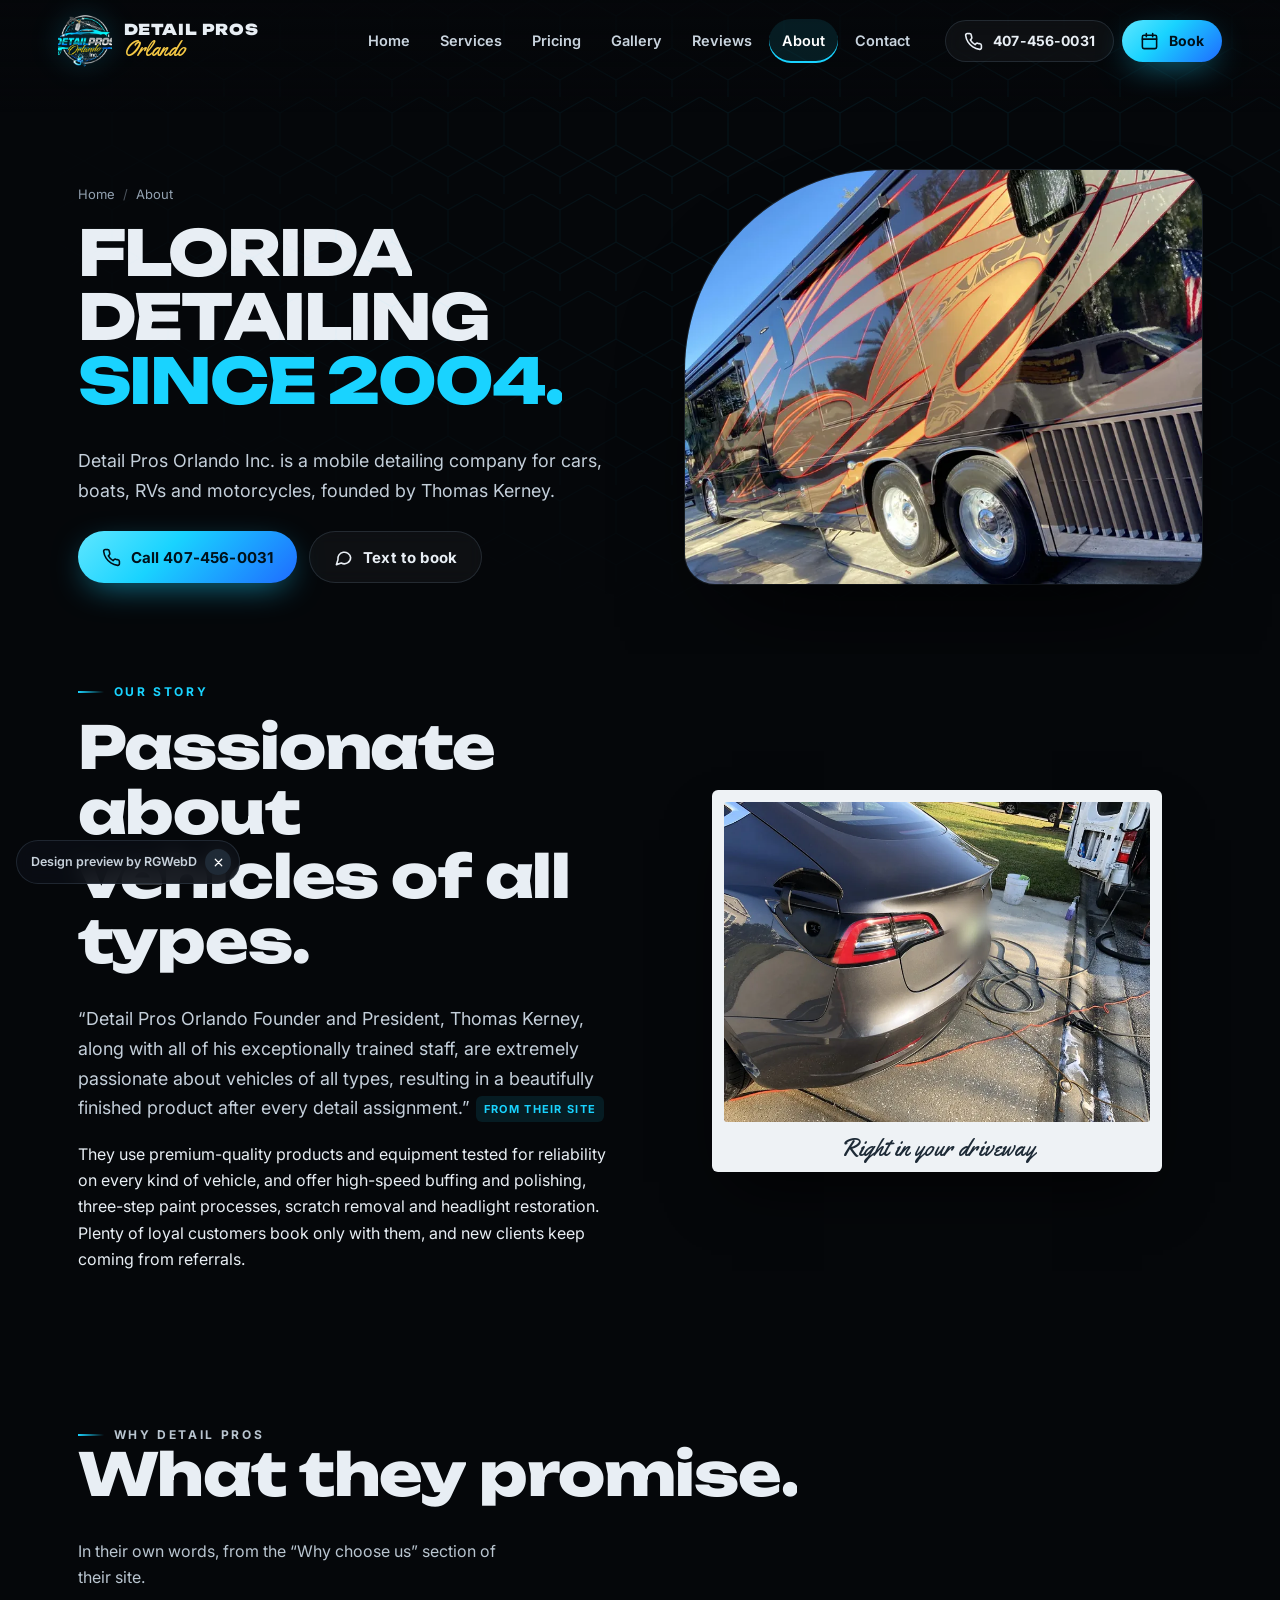
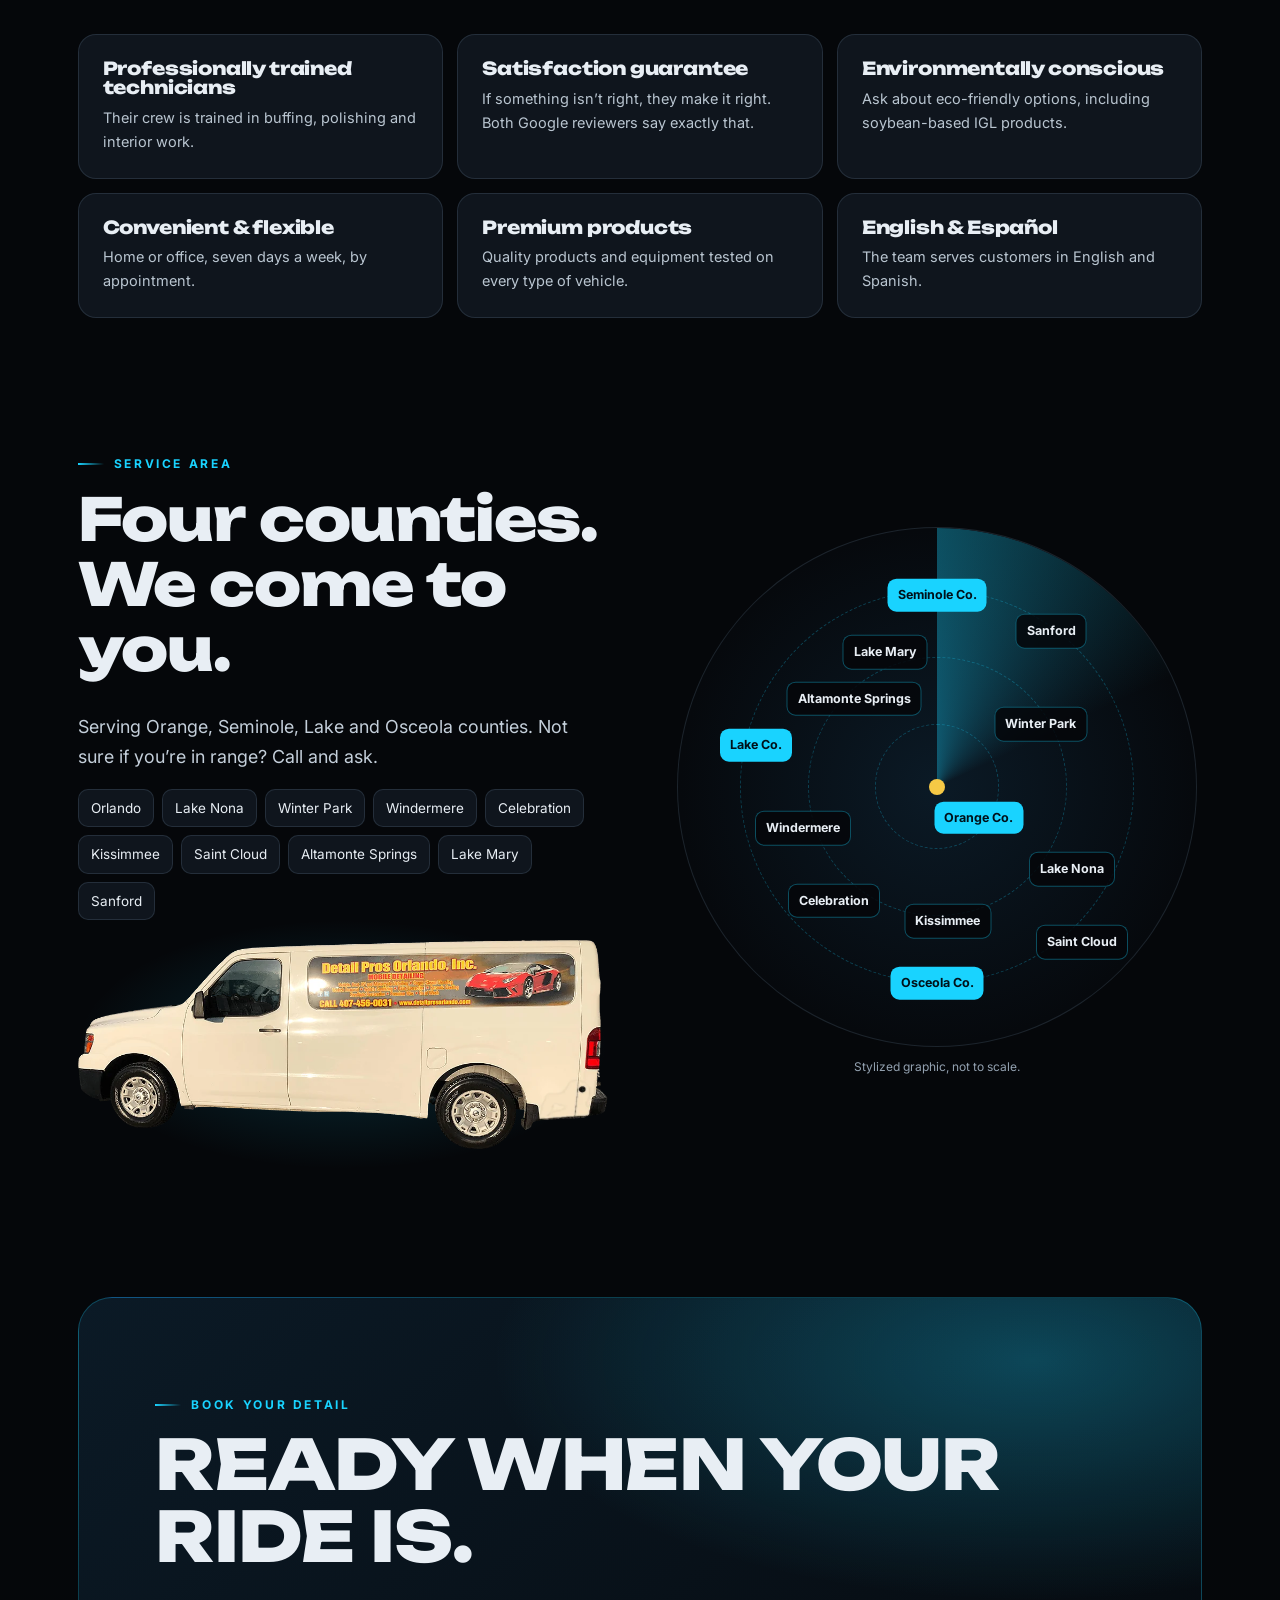
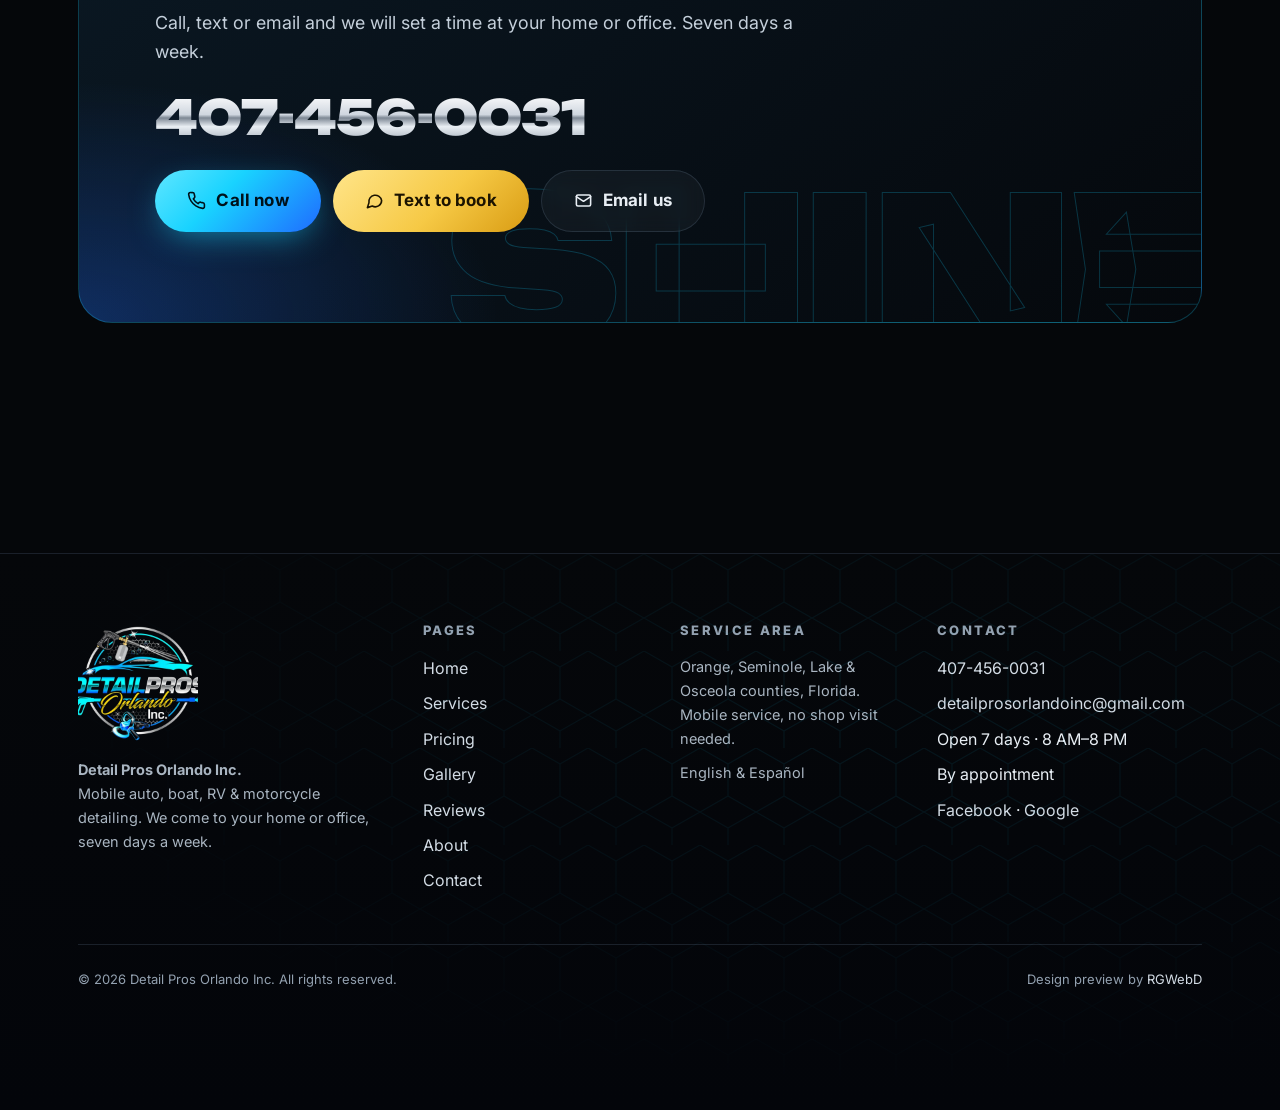
<file: about.html>
<!doctype html><html lang="en"><head><meta charset="utf-8"><meta name="viewport" content="width=device-width,initial-scale=1,viewport-fit=cover">
<title>About Detail Pros Orlando Inc. | Mobile Detailing Since 2004</title><meta name="description" content="Detail Pros Orlando Inc., founded by Thomas Kerney, has offered mobile auto, boat, RV and motorcycle detailing in Florida since 2004, serving Orange, Seminole, Lake and Osceola counties."><link rel="canonical" href="https://rgwebd.github.io/detailprosorlando/about.html">
<meta name="theme-color" content="#05070a"><meta property="og:type" content="website"><meta property="og:site_name" content="Detail Pros Orlando Inc."><meta property="og:title" content="About Detail Pros Orlando Inc. | Mobile Detailing Since 2004"><meta property="og:description" content="Detail Pros Orlando Inc., founded by Thomas Kerney, has offered mobile auto, boat, RV and motorcycle detailing in Florida since 2004, serving Orange, Seminole, Lake and Osceola counties."><meta property="og:url" content="https://rgwebd.github.io/detailprosorlando/about.html"><meta property="og:image" content="https://rgwebd.github.io/detailprosorlando/assets/og-image.jpg"><meta property="og:image:width" content="1200"><meta property="og:image:height" content="630">
<meta name="twitter:card" content="summary_large_image"><meta name="twitter:title" content="About Detail Pros Orlando Inc. | Mobile Detailing Since 2004"><meta name="twitter:description" content="Detail Pros Orlando Inc., founded by Thomas Kerney, has offered mobile auto, boat, RV and motorcycle detailing in Florida since 2004, serving Orange, Seminole, Lake and Osceola counties."><meta name="twitter:image" content="https://rgwebd.github.io/detailprosorlando/assets/og-image.jpg">
<link rel="icon" href="favicon.ico" sizes="any"><link rel="icon" type="image/png" sizes="32x32" href="assets/brand/fav-32.png"><link rel="apple-touch-icon" href="apple-touch-icon.png">
<link rel="preconnect" href="https://fonts.googleapis.com"><link rel="preconnect" href="https://fonts.gstatic.com" crossorigin><link href="https://fonts.googleapis.com/css2?family=Inter:wght@400;500;600;700;800&family=Unbounded:wght@600;700;800;900&family=Yellowtail&display=swap" rel="stylesheet"><link rel="stylesheet" href="assets/styles.css"></head><body><a class="skip" href="#main">Skip to content</a><div class="prog" aria-hidden="true"></div>
<header class="hdr"><div class="hdr-in"><a class="brand" href="index.html" aria-label="Detail Pros Orlando Inc. home"><img src="assets/brand/logo-160.webp" width="160" height="160" alt="Detail Pros Orlando Inc. emblem"><span><b>DETAIL PROS</b><i>Orlando</i></span></a>
<nav class="nav" aria-label="Main"><a href="index.html">Home</a><a href="services.html">Services</a><a href="pricing.html">Pricing</a><a href="gallery.html">Gallery</a><a href="reviews.html">Reviews</a><a href="about.html" aria-current=page>About</a><a href="contact.html">Contact</a></nav><div class="ctas"><a class="btn sm gh" href="tel:+14074560031"><svg viewBox="0 0 24 24" fill="none" stroke="currentColor" stroke-width="2" stroke-linecap="round" stroke-linejoin="round" aria-hidden="true"><path d="M22 16.9v3a2 2 0 0 1-2.2 2 19.8 19.8 0 0 1-8.6-3.1 19.5 19.5 0 0 1-6-6A19.8 19.8 0 0 1 2.1 4.2 2 2 0 0 1 4.1 2h3a2 2 0 0 1 2 1.7c.1 1 .4 1.9.7 2.8a2 2 0 0 1-.5 2.1L8 9.9a16 16 0 0 0 6 6l1.3-1.3a2 2 0 0 1 2.1-.4c.9.3 1.8.6 2.8.7a2 2 0 0 1 1.7 2z"/></svg><span>407-456-0031</span></a><a class="btn sm pri" href="contact.html#quote"><svg viewBox="0 0 24 24" fill="none" stroke="currentColor" stroke-width="2" stroke-linecap="round" stroke-linejoin="round" aria-hidden="true"><rect x="3" y="4" width="18" height="17" rx="2"/><path d="M3 9h18M8 2v4M16 2v4"/></svg><span>Book</span></a></div>
<button class="burger" aria-label="Menu" aria-expanded="false" aria-controls="mnav"><span></span><span></span><span></span></button></div></header>
<div class="mnav" id="mnav"><a class="ml" href="index.html">Home</a><a class="ml" href="services.html">Services</a><a class="ml" href="pricing.html">Pricing</a><a class="ml" href="gallery.html">Gallery</a><a class="ml" href="reviews.html">Reviews</a><a class="ml" href="about.html" aria-current=page>About</a><a class="ml" href="contact.html">Contact</a><div class="ctas"><a class="btn mag pri" href="tel:+14074560031"><svg viewBox="0 0 24 24" fill="none" stroke="currentColor" stroke-width="2" stroke-linecap="round" stroke-linejoin="round" aria-hidden="true"><path d="M22 16.9v3a2 2 0 0 1-2.2 2 19.8 19.8 0 0 1-8.6-3.1 19.5 19.5 0 0 1-6-6A19.8 19.8 0 0 1 2.1 4.2 2 2 0 0 1 4.1 2h3a2 2 0 0 1 2 1.7c.1 1 .4 1.9.7 2.8a2 2 0 0 1-.5 2.1L8 9.9a16 16 0 0 0 6 6l1.3-1.3a2 2 0 0 1 2.1-.4c.9.3 1.8.6 2.8.7a2 2 0 0 1 1.7 2z"/></svg><span>Call 407-456-0031</span></a><a class="btn mag gh" href="sms:+14074560031?&body=Hi%20Detail%20Pros%21%20I%27d%20like%20to%20book%20a%20mobile%20detail.%20Vehicle%3A%20"><svg viewBox="0 0 24 24" fill="none" stroke="currentColor" stroke-width="2" stroke-linecap="round" stroke-linejoin="round" aria-hidden="true"><path d="M21 12a8 8 0 0 1-11.8 7L3 21l2-6.2A8 8 0 1 1 21 12z"/></svg><span>Text to book</span></a></div></div><main id="main"><section class="ph"><div class="hex" aria-hidden="true"></div><div class="wrap"><div><ol class="crumbs"><li><a href="index.html">Home</a></li><li aria-current="page">About</li></ol>
<h1 class="split-t">Florida detailing <span class="cy">since 2004.</span></h1><p class="lead" data-r style="--d:.2s">Detail Pros Orlando Inc. is a mobile detailing company for cars, boats, RVs and motorcycles, founded by Thomas Kerney.</p><div class="ctas" style="display:flex;flex-wrap:wrap;gap:12px;margin-top:26px"><a class="btn mag pri" href="tel:+14074560031"><svg viewBox="0 0 24 24" fill="none" stroke="currentColor" stroke-width="2" stroke-linecap="round" stroke-linejoin="round" aria-hidden="true"><path d="M22 16.9v3a2 2 0 0 1-2.2 2 19.8 19.8 0 0 1-8.6-3.1 19.5 19.5 0 0 1-6-6A19.8 19.8 0 0 1 2.1 4.2 2 2 0 0 1 4.1 2h3a2 2 0 0 1 2 1.7c.1 1 .4 1.9.7 2.8a2 2 0 0 1-.5 2.1L8 9.9a16 16 0 0 0 6 6l1.3-1.3a2 2 0 0 1 2.1-.4c.9.3 1.8.6 2.8.7a2 2 0 0 1 1.7 2z"/></svg><span>Call 407-456-0031</span></a><a class="btn mag gh" href="sms:+14074560031?&body=Hi%20Detail%20Pros%21%20I%27d%20like%20to%20book%20a%20mobile%20detail.%20Vehicle%3A%20"><svg viewBox="0 0 24 24" fill="none" stroke="currentColor" stroke-width="2" stroke-linecap="round" stroke-linejoin="round" aria-hidden="true"><path d="M21 12a8 8 0 0 1-11.8 7L3 21l2-6.2A8 8 0 1 1 21 12z"/></svg><span>Text to book</span></a></div></div>
<div class="phf" data-r="zoom"><img src="assets/img/w24-1600.webp" srcset="assets/img/w24-800.webp 800w, assets/img/w24-1600.webp 1600w" sizes="(max-width:1000px) 100vw, 50vw" width="1600" height="1200" alt="Copper and black swoosh graphics on a motorhome, freshly polished" fetchpriority="high" decoding="async" ></div></div></section>
<section class="sec" style="padding-top:20px"><div class="wrap split"><div data-r><p class="eb">Our story</p><h2 class="split-t">Passionate about vehicles of all types.</h2>
<p class="lead">“Detail Pros Orlando Founder and President, Thomas Kerney, along with all of his exceptionally trained staff, are extremely passionate about vehicles of all types, resulting in a beautifully finished product after every detail assignment.”<span class="fchip">From their site</span></p>
<p>They use premium-quality products and equipment tested for reliability on every kind of vehicle, and offer high-speed buffing and polishing, three-step paint processes, scratch removal and headlight restoration. Plenty of loyal customers book only with them, and new clients keep coming from referrals.</p></div>
<figure class="polaroid" data-r="zoom"><img src="assets/img/w28-1600.webp" srcset="assets/img/w28-800.webp 800w, assets/img/w28-1600.webp 1600w" sizes="(max-width:1000px) 90vw, 45vw" width="1600" height="1200" alt="Grey Tesla Model 3 with hoses and detailing gear on the driveway" loading="lazy" decoding="async" ><figcaption>Right in your driveway</figcaption></figure></div></section>
<section class="sec" style="padding-top:0"><div class="wrap"><div class="ttl"><div><p class="eb">Why Detail Pros</p><h2 class="split-t">What they promise.</h2></div><p>In their own words, from the “Why choose us” section of their site.</p></div><div class="why"><div data-r style="--d:0.00s"><h3>Professionally trained technicians</h3><p>Their crew is trained in buffing, polishing and interior work.</p></div><div data-r style="--d:0.06s"><h3>Satisfaction guarantee</h3><p>If something isn’t right, they make it right. Both Google reviewers say exactly that.</p></div><div data-r style="--d:0.12s"><h3>Environmentally conscious</h3><p>Ask about eco-friendly options, including soybean-based IGL products.</p></div><div data-r style="--d:0.18s"><h3>Convenient & flexible</h3><p>Home or office, seven days a week, by appointment.</p></div><div data-r style="--d:0.24s"><h3>Premium products</h3><p>Quality products and equipment tested on every type of vehicle.</p></div><div data-r style="--d:0.30s"><h3>English & Español</h3><p>The team serves customers in English and Spanish.</p></div></div></div></section>
<section class="sec" style="padding-top:0"><div class="wrap split"><div><p class="eb">Service area</p><h2 class="split-t">Four counties. We come to you.</h2><p class="lead">Serving Orange, Seminole, Lake and Osceola counties. Not sure if you’re in range? Call and ask.</p><ul class="cities"><li>Orlando</li><li>Lake Nona</li><li>Winter Park</li><li>Windermere</li><li>Celebration</li><li>Kissimmee</li><li>Saint Cloud</li><li>Altamonte Springs</li><li>Lake Mary</li><li>Sanford</li></ul>
<div class="vanpic" data-r><img src="assets/img/van-1000.webp" width="1000" height="400" alt="The white Detail Pros Orlando mobile detailing van" loading="lazy"></div></div>
<div data-r="zoom"><div class="radar" role="img" aria-label="Stylized service area graphic showing Orange, Seminole, Lake and Osceola counties around Orlando"><span class="rg" style="--i:12%"></span><span class="rg" style="--i:25%"></span><span class="rg" style="--i:38%"></span><span class="sw"></span><span class="ctr"></span><span class="ct co" style="--x:50%;--y:13%">Seminole Co.</span><span class="ct co" style="--x:15%;--y:42%">Lake Co.</span><span class="ct co" style="--x:58%;--y:56%">Orange Co.</span><span class="ct co" style="--x:50%;--y:88%">Osceola Co.</span><span class="ct" style="--x:72%;--y:20%">Sanford</span><span class="ct" style="--x:40%;--y:24%">Lake Mary</span><span class="ct" style="--x:34%;--y:33%">Altamonte Springs</span><span class="ct" style="--x:70%;--y:38%">Winter Park</span><span class="ct" style="--x:24%;--y:58%">Windermere</span><span class="ct" style="--x:76%;--y:66%">Lake Nona</span><span class="ct" style="--x:30%;--y:72%">Celebration</span><span class="ct" style="--x:52%;--y:76%">Kissimmee</span><span class="ct" style="--x:78%;--y:80%">Saint Cloud</span></div><p class="radar-cap">Stylized graphic, not to scale.</p></div></div></section>
<section class="sec" style="padding-top:0"><div class="wrap"><div class="cta" data-r="zoom"><canvas class="beads" data-n="55" aria-hidden="true"></canvas><span class="ghost" aria-hidden="true">SHINE</span>
<p class="eb">Book your detail</p><h2>Ready when your ride is.</h2><p class="lead">Call, text or email and we will set a time at your home or office. Seven days a week.</p><a class="big chrome" href="tel:+14074560031">407-456-0031</a>
<div class="ctas"><a class="btn mag pri xl" href="tel:+14074560031"><svg viewBox="0 0 24 24" fill="none" stroke="currentColor" stroke-width="2" stroke-linecap="round" stroke-linejoin="round" aria-hidden="true"><path d="M22 16.9v3a2 2 0 0 1-2.2 2 19.8 19.8 0 0 1-8.6-3.1 19.5 19.5 0 0 1-6-6A19.8 19.8 0 0 1 2.1 4.2 2 2 0 0 1 4.1 2h3a2 2 0 0 1 2 1.7c.1 1 .4 1.9.7 2.8a2 2 0 0 1-.5 2.1L8 9.9a16 16 0 0 0 6 6l1.3-1.3a2 2 0 0 1 2.1-.4c.9.3 1.8.6 2.8.7a2 2 0 0 1 1.7 2z"/></svg><span>Call now</span></a><a class="btn mag gold xl" href="sms:+14074560031?&body=Hi%20Detail%20Pros%21%20I%27d%20like%20to%20book%20a%20mobile%20detail.%20Vehicle%3A%20"><svg viewBox="0 0 24 24" fill="none" stroke="currentColor" stroke-width="2" stroke-linecap="round" stroke-linejoin="round" aria-hidden="true"><path d="M21 12a8 8 0 0 1-11.8 7L3 21l2-6.2A8 8 0 1 1 21 12z"/></svg><span>Text to book</span></a><a class="btn gh xl" href="mailto:detailprosorlandoinc@gmail.com?subject=Mobile%20detail%20request"><svg viewBox="0 0 24 24" fill="none" stroke="currentColor" stroke-width="2" stroke-linecap="round" stroke-linejoin="round" aria-hidden="true"><rect x="3" y="5" width="18" height="14" rx="2"/><path d="M3 7l9 6 9-6"/></svg><span>Email us</span></a></div></div></div></section></main><footer class="ft"><div class="hex" aria-hidden="true"></div><div class="wrap"><div class="ft-g">
<div><img class="lg" src="assets/brand/logo-360.webp" width="360" height="360" alt="Detail Pros Orlando Inc. logo" loading="lazy"><p><b>Detail Pros Orlando Inc.</b><br>Mobile auto, boat, RV &amp; motorcycle detailing. We come to your home or office, seven days a week.</p></div>
<div><h4>Pages</h4><ul><li><a href="index.html">Home</a></li><li><a href="services.html">Services</a></li><li><a href="pricing.html">Pricing</a></li><li><a href="gallery.html">Gallery</a></li><li><a href="reviews.html">Reviews</a></li><li><a href="about.html">About</a></li><li><a href="contact.html">Contact</a></li></ul></div>
<div><h4>Service area</h4><p>Orange, Seminole, Lake &amp; Osceola counties, Florida. Mobile service, no shop visit needed.</p><p>English &amp; Español</p></div>
<div><h4>Contact</h4><ul><li><a href="tel:+14074560031">407-456-0031</a></li><li><a href="mailto:detailprosorlandoinc@gmail.com">detailprosorlandoinc@gmail.com</a></li><li>Open 7 days · 8 AM–8 PM</li><li>By appointment</li><li><a href="https://www.facebook.com/p/Detail-Pros-Orlando-Inc-100091688833386/" rel="noopener" target="_blank">Facebook</a> · <a href="https://www.google.com/maps/place/?q=place_id:ChIJybDPJlnRWkIROPiOTczLTPM" rel="noopener" target="_blank">Google</a></li></ul></div>
</div><div class="ft-b"><span>© <span data-yr>2026</span> Detail Pros Orlando Inc. All rights reserved.</span><span>Design preview by <a href="https://github.com/RGWebD" rel="noopener">RGWebD</a></span></div></div></footer>
<div class="mbar" aria-label="Quick contact"><a class="btn mag pri" href="tel:+14074560031"><svg viewBox="0 0 24 24" fill="none" stroke="currentColor" stroke-width="2" stroke-linecap="round" stroke-linejoin="round" aria-hidden="true"><path d="M22 16.9v3a2 2 0 0 1-2.2 2 19.8 19.8 0 0 1-8.6-3.1 19.5 19.5 0 0 1-6-6A19.8 19.8 0 0 1 2.1 4.2 2 2 0 0 1 4.1 2h3a2 2 0 0 1 2 1.7c.1 1 .4 1.9.7 2.8a2 2 0 0 1-.5 2.1L8 9.9a16 16 0 0 0 6 6l1.3-1.3a2 2 0 0 1 2.1-.4c.9.3 1.8.6 2.8.7a2 2 0 0 1 1.7 2z"/></svg><span>Call</span></a><a class="btn mag gold" href="sms:+14074560031?&body=Hi%20Detail%20Pros%21%20I%27d%20like%20to%20book%20a%20mobile%20detail.%20Vehicle%3A%20"><svg viewBox="0 0 24 24" fill="none" stroke="currentColor" stroke-width="2" stroke-linecap="round" stroke-linejoin="round" aria-hidden="true"><path d="M21 12a8 8 0 0 1-11.8 7L3 21l2-6.2A8 8 0 1 1 21 12z"/></svg><span>Text to book</span></a></div>
<div class="demo" role="note">Design preview by RGWebD <button type="button" aria-label="Dismiss preview note"><svg viewBox="0 0 24 24" fill="none" stroke="currentColor" stroke-width="2.2" stroke-linecap="round" aria-hidden="true"><path d="M6 6l12 12M18 6L6 18"/></svg></button></div>
<script>document.querySelectorAll('[data-yr]').forEach(function(s){s.textContent=new Date().getFullYear()})</script>
<script src="assets/script.js" defer></script><script type="application/ld+json">{"@context": "https://schema.org", "@type": "AutoWash", "@id": "https://rgwebd.github.io/detailprosorlando/#business", "name": "Detail Pros Orlando Inc.", "url": "https://rgwebd.github.io/detailprosorlando/", "description": "Mobile auto, boat, RV and motorcycle detailing that comes to your home or office in the Orlando area, seven days a week.", "telephone": "+1-407-456-0031", "email": "detailprosorlandoinc@gmail.com", "logo": "https://rgwebd.github.io/detailprosorlando/assets/brand/logo-512.png", "image": ["https://rgwebd.github.io/detailprosorlando/assets/og-image.jpg", "https://rgwebd.github.io/detailprosorlando/assets/img/w19-1600.webp"], "address": {"@type": "PostalAddress", "addressLocality": "Orlando", "addressRegion": "FL", "addressCountry": "US"}, "areaServed": [{"@type": "AdministrativeArea", "name": "Orange County, FL"}, {"@type": "AdministrativeArea", "name": "Seminole County, FL"}, {"@type": "AdministrativeArea", "name": "Lake County, FL"}, {"@type": "AdministrativeArea", "name": "Osceola County, FL"}, {"@type": "City", "name": "Orlando, FL"}, {"@type": "City", "name": "Lake Nona, FL"}, {"@type": "City", "name": "Winter Park, FL"}, {"@type": "City", "name": "Windermere, FL"}, {"@type": "City", "name": "Celebration, FL"}, {"@type": "City", "name": "Kissimmee, FL"}, {"@type": "City", "name": "Saint Cloud, FL"}, {"@type": "City", "name": "Altamonte Springs, FL"}, {"@type": "City", "name": "Lake Mary, FL"}, {"@type": "City", "name": "Sanford, FL"}], "openingHoursSpecification": [{"@type": "OpeningHoursSpecification", "dayOfWeek": ["Monday", "Tuesday", "Wednesday", "Thursday", "Friday", "Saturday", "Sunday"], "opens": "08:00", "closes": "20:00"}], "sameAs": ["https://www.facebook.com/p/Detail-Pros-Orlando-Inc-100091688833386/", "https://www.google.com/maps/place/?q=place_id:ChIJybDPJlnRWkIROPiOTczLTPM"], "knowsLanguage": ["en", "es"], "paymentAccepted": "Credit card, debit card, NFC mobile payments", "foundingDate": "2004", "founder": {"@type": "Person", "name": "Thomas Kerney", "jobTitle": "Founder and President"}, "priceRange": "$16–$279.95"}</script><script type="application/ld+json">{"@context": "https://schema.org", "@type": "BreadcrumbList", "itemListElement": [{"@type": "ListItem", "position": 1, "name": "Home", "item": "https://rgwebd.github.io/detailprosorlando/"}, {"@type": "ListItem", "position": 2, "name": "About", "item": "https://rgwebd.github.io/detailprosorlando/about.html"}]}</script></body></html>
</file>
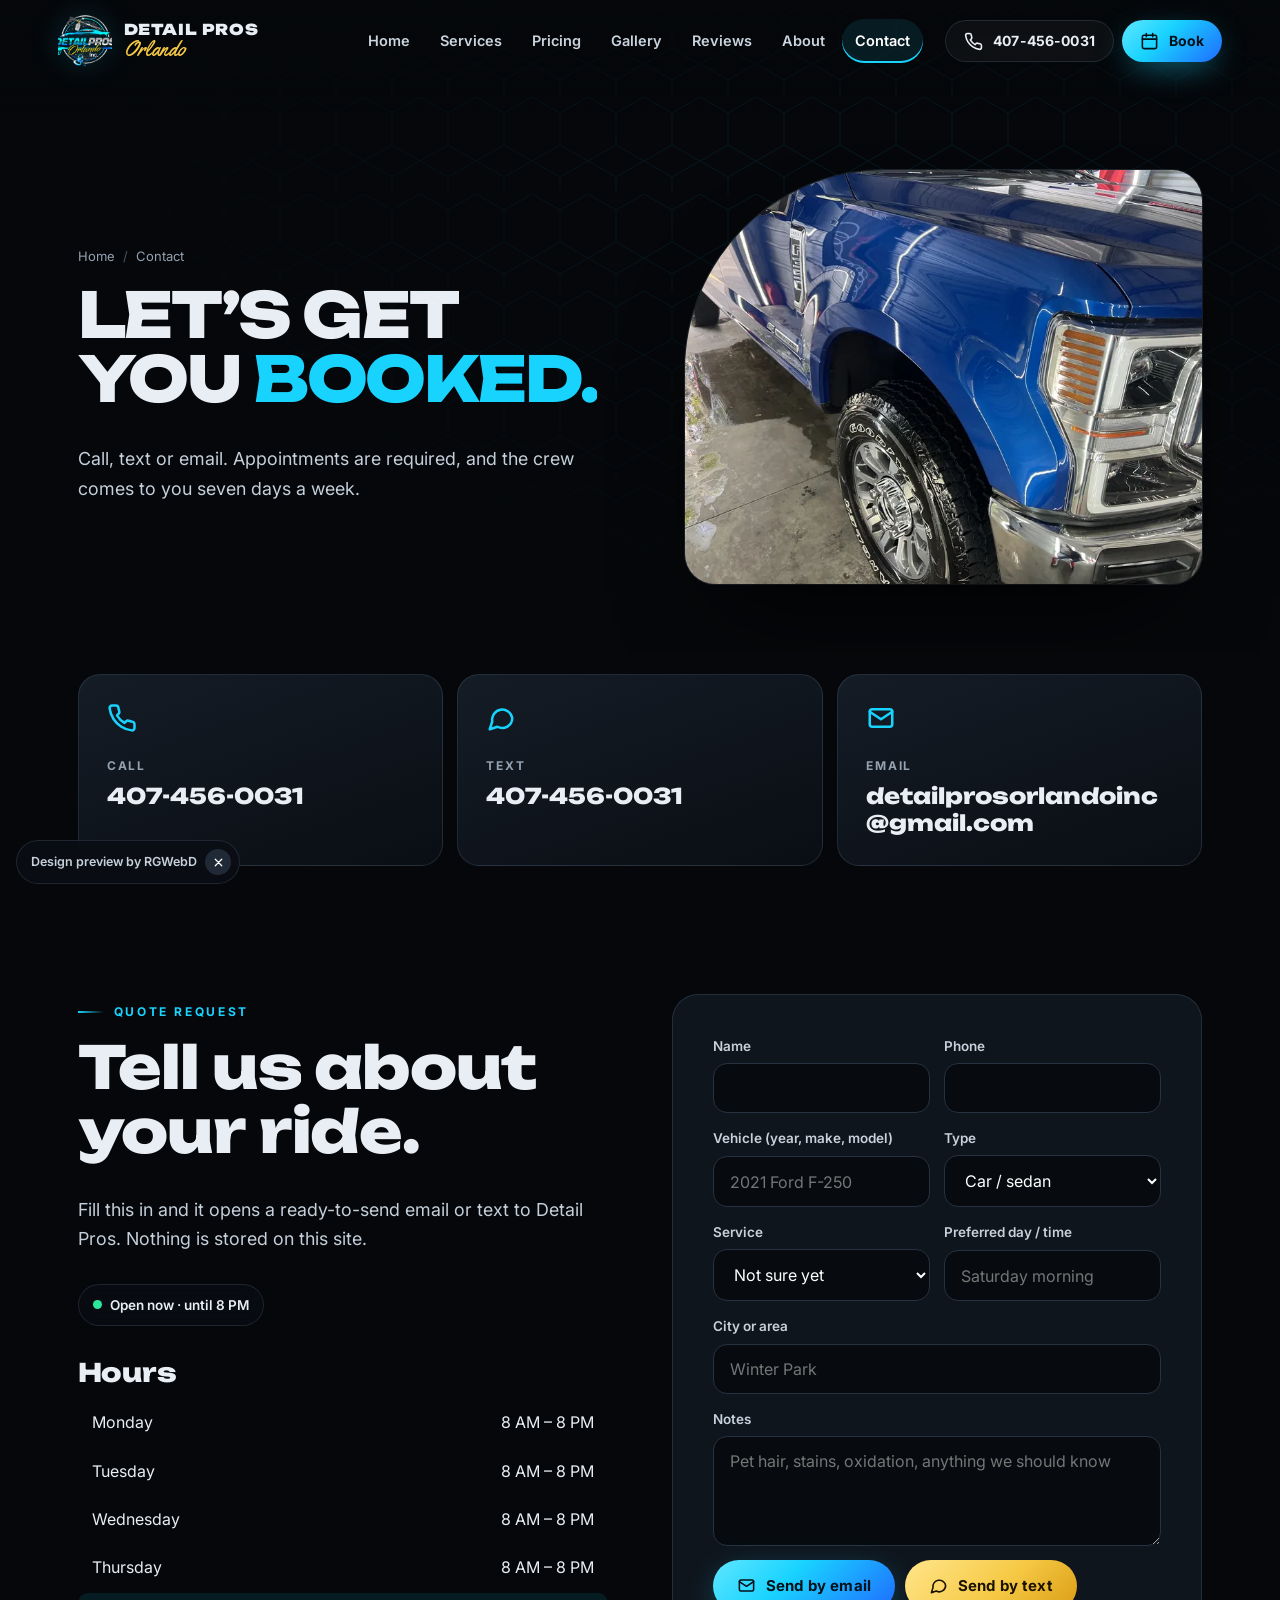
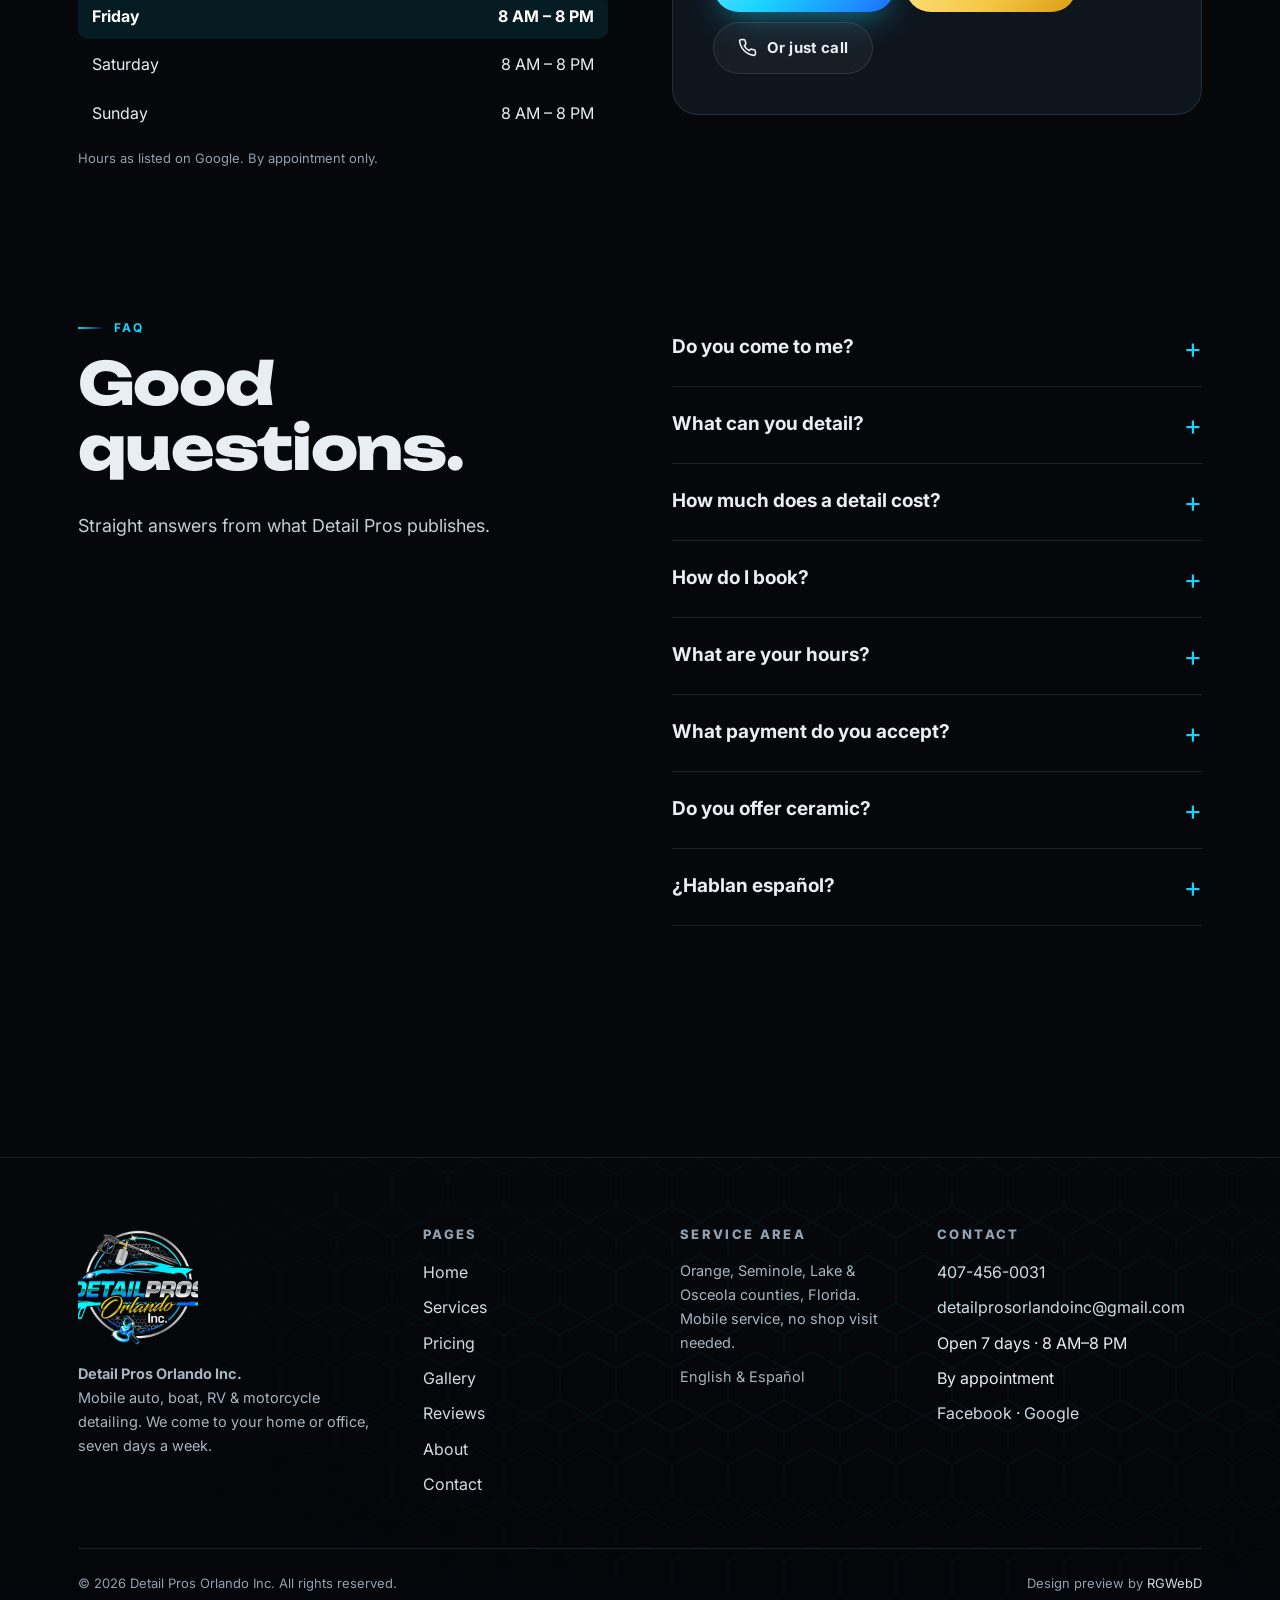
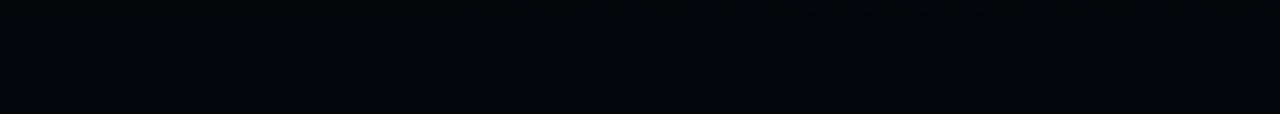
<file: contact.html>
<!doctype html><html lang="en"><head><meta charset="utf-8"><meta name="viewport" content="width=device-width,initial-scale=1,viewport-fit=cover">
<title>Contact &amp; Book | Detail Pros Orlando Inc. | 407-456-0031</title><meta name="description" content="Book mobile detailing in Orlando: call or text 407-456-0031 or email detailprosorlandoinc@gmail.com. Open 7 days, 8 AM–8 PM. Serving Orange, Seminole, Lake &amp; Osceola counties."><link rel="canonical" href="https://rgwebd.github.io/detailprosorlando/contact.html">
<meta name="theme-color" content="#05070a"><meta property="og:type" content="website"><meta property="og:site_name" content="Detail Pros Orlando Inc."><meta property="og:title" content="Contact &amp; Book | Detail Pros Orlando Inc. | 407-456-0031"><meta property="og:description" content="Book mobile detailing in Orlando: call or text 407-456-0031 or email detailprosorlandoinc@gmail.com. Open 7 days, 8 AM–8 PM. Serving Orange, Seminole, Lake &amp; Osceola counties."><meta property="og:url" content="https://rgwebd.github.io/detailprosorlando/contact.html"><meta property="og:image" content="https://rgwebd.github.io/detailprosorlando/assets/og-image.jpg"><meta property="og:image:width" content="1200"><meta property="og:image:height" content="630">
<meta name="twitter:card" content="summary_large_image"><meta name="twitter:title" content="Contact &amp; Book | Detail Pros Orlando Inc. | 407-456-0031"><meta name="twitter:description" content="Book mobile detailing in Orlando: call or text 407-456-0031 or email detailprosorlandoinc@gmail.com. Open 7 days, 8 AM–8 PM. Serving Orange, Seminole, Lake &amp; Osceola counties."><meta name="twitter:image" content="https://rgwebd.github.io/detailprosorlando/assets/og-image.jpg">
<link rel="icon" href="favicon.ico" sizes="any"><link rel="icon" type="image/png" sizes="32x32" href="assets/brand/fav-32.png"><link rel="apple-touch-icon" href="apple-touch-icon.png">
<link rel="preconnect" href="https://fonts.googleapis.com"><link rel="preconnect" href="https://fonts.gstatic.com" crossorigin><link href="https://fonts.googleapis.com/css2?family=Inter:wght@400;500;600;700;800&family=Unbounded:wght@600;700;800;900&family=Yellowtail&display=swap" rel="stylesheet"><link rel="stylesheet" href="assets/styles.css"></head><body><a class="skip" href="#main">Skip to content</a><div class="prog" aria-hidden="true"></div>
<header class="hdr"><div class="hdr-in"><a class="brand" href="index.html" aria-label="Detail Pros Orlando Inc. home"><img src="assets/brand/logo-160.webp" width="160" height="160" alt="Detail Pros Orlando Inc. emblem"><span><b>DETAIL PROS</b><i>Orlando</i></span></a>
<nav class="nav" aria-label="Main"><a href="index.html">Home</a><a href="services.html">Services</a><a href="pricing.html">Pricing</a><a href="gallery.html">Gallery</a><a href="reviews.html">Reviews</a><a href="about.html">About</a><a href="contact.html" aria-current=page>Contact</a></nav><div class="ctas"><a class="btn sm gh" href="tel:+14074560031"><svg viewBox="0 0 24 24" fill="none" stroke="currentColor" stroke-width="2" stroke-linecap="round" stroke-linejoin="round" aria-hidden="true"><path d="M22 16.9v3a2 2 0 0 1-2.2 2 19.8 19.8 0 0 1-8.6-3.1 19.5 19.5 0 0 1-6-6A19.8 19.8 0 0 1 2.1 4.2 2 2 0 0 1 4.1 2h3a2 2 0 0 1 2 1.7c.1 1 .4 1.9.7 2.8a2 2 0 0 1-.5 2.1L8 9.9a16 16 0 0 0 6 6l1.3-1.3a2 2 0 0 1 2.1-.4c.9.3 1.8.6 2.8.7a2 2 0 0 1 1.7 2z"/></svg><span>407-456-0031</span></a><a class="btn sm pri" href="contact.html#quote"><svg viewBox="0 0 24 24" fill="none" stroke="currentColor" stroke-width="2" stroke-linecap="round" stroke-linejoin="round" aria-hidden="true"><rect x="3" y="4" width="18" height="17" rx="2"/><path d="M3 9h18M8 2v4M16 2v4"/></svg><span>Book</span></a></div>
<button class="burger" aria-label="Menu" aria-expanded="false" aria-controls="mnav"><span></span><span></span><span></span></button></div></header>
<div class="mnav" id="mnav"><a class="ml" href="index.html">Home</a><a class="ml" href="services.html">Services</a><a class="ml" href="pricing.html">Pricing</a><a class="ml" href="gallery.html">Gallery</a><a class="ml" href="reviews.html">Reviews</a><a class="ml" href="about.html">About</a><a class="ml" href="contact.html" aria-current=page>Contact</a><div class="ctas"><a class="btn mag pri" href="tel:+14074560031"><svg viewBox="0 0 24 24" fill="none" stroke="currentColor" stroke-width="2" stroke-linecap="round" stroke-linejoin="round" aria-hidden="true"><path d="M22 16.9v3a2 2 0 0 1-2.2 2 19.8 19.8 0 0 1-8.6-3.1 19.5 19.5 0 0 1-6-6A19.8 19.8 0 0 1 2.1 4.2 2 2 0 0 1 4.1 2h3a2 2 0 0 1 2 1.7c.1 1 .4 1.9.7 2.8a2 2 0 0 1-.5 2.1L8 9.9a16 16 0 0 0 6 6l1.3-1.3a2 2 0 0 1 2.1-.4c.9.3 1.8.6 2.8.7a2 2 0 0 1 1.7 2z"/></svg><span>Call 407-456-0031</span></a><a class="btn mag gh" href="sms:+14074560031?&body=Hi%20Detail%20Pros%21%20I%27d%20like%20to%20book%20a%20mobile%20detail.%20Vehicle%3A%20"><svg viewBox="0 0 24 24" fill="none" stroke="currentColor" stroke-width="2" stroke-linecap="round" stroke-linejoin="round" aria-hidden="true"><path d="M21 12a8 8 0 0 1-11.8 7L3 21l2-6.2A8 8 0 1 1 21 12z"/></svg><span>Text to book</span></a></div></div><main id="main"><section class="ph"><div class="hex" aria-hidden="true"></div><div class="wrap"><div><ol class="crumbs"><li><a href="index.html">Home</a></li><li aria-current="page">Contact</li></ol>
<h1 class="split-t">Let’s get you <span class="cy">booked.</span></h1><p class="lead" data-r style="--d:.2s">Call, text or email. Appointments are required, and the crew comes to you seven days a week.</p></div>
<div class="phf" data-r="zoom"><img src="assets/img/g02-1600.webp" srcset="assets/img/g02-800.webp 800w, assets/img/g02-1600.webp 1600w" sizes="(max-width:1000px) 100vw, 50vw" width="1600" height="1200" alt="Blue Ford Super Duty front fender wet with fresh wash water" fetchpriority="high" decoding="async" ></div></div></section>
<section class="sec" style="padding-top:20px"><div class="wrap"><div class="cards3">
<a class="cc" href="tel:+14074560031" data-r><svg viewBox="0 0 24 24" fill="none" stroke="currentColor" stroke-width="2" stroke-linecap="round" stroke-linejoin="round" aria-hidden="true"><path d="M22 16.9v3a2 2 0 0 1-2.2 2 19.8 19.8 0 0 1-8.6-3.1 19.5 19.5 0 0 1-6-6A19.8 19.8 0 0 1 2.1 4.2 2 2 0 0 1 4.1 2h3a2 2 0 0 1 2 1.7c.1 1 .4 1.9.7 2.8a2 2 0 0 1-.5 2.1L8 9.9a16 16 0 0 0 6 6l1.3-1.3a2 2 0 0 1 2.1-.4c.9.3 1.8.6 2.8.7a2 2 0 0 1 1.7 2z"/></svg><small>Call</small><b>407-456-0031</b></a>
<a class="cc" href="sms:+14074560031?&body=Hi%20Detail%20Pros%21%20I%27d%20like%20to%20book%20a%20mobile%20detail.%20Vehicle%3A%20" data-r style="--d:.1s"><svg viewBox="0 0 24 24" fill="none" stroke="currentColor" stroke-width="2" stroke-linecap="round" stroke-linejoin="round" aria-hidden="true"><path d="M21 12a8 8 0 0 1-11.8 7L3 21l2-6.2A8 8 0 1 1 21 12z"/></svg><small>Text</small><b>407-456-0031</b></a>
<a class="cc" href="mailto:detailprosorlandoinc@gmail.com?subject=Mobile%20detail%20request" data-r style="--d:.2s"><svg viewBox="0 0 24 24" fill="none" stroke="currentColor" stroke-width="2" stroke-linecap="round" stroke-linejoin="round" aria-hidden="true"><rect x="3" y="5" width="18" height="14" rx="2"/><path d="M3 7l9 6 9-6"/></svg><small>Email</small><b>detailprosorlandoinc@gmail.com</b></a></div></div></section>
<section class="sec" id="quote" style="padding-top:0"><div class="wrap split" style="align-items:start"><div><p class="eb">Quote request</p><h2 class="split-t">Tell us about your ride.</h2><p class="lead">Fill this in and it opens a ready-to-send email or text to Detail Pros. Nothing is stored on this site.</p>
<div style="margin-top:30px"><span class="chip" data-open><span class="dot"></span><span class="t">Open 7 days · 8 AM–8 PM</span></span></div>
<h3 style="margin-top:34px">Hours</h3><ul class="hrs"><li data-d="Mon"><span>Monday</span><span>8 AM – 8 PM</span></li><li data-d="Tue"><span>Tuesday</span><span>8 AM – 8 PM</span></li><li data-d="Wed"><span>Wednesday</span><span>8 AM – 8 PM</span></li><li data-d="Thu"><span>Thursday</span><span>8 AM – 8 PM</span></li><li data-d="Fri"><span>Friday</span><span>8 AM – 8 PM</span></li><li data-d="Sat"><span>Saturday</span><span>8 AM – 8 PM</span></li><li data-d="Sun"><span>Sunday</span><span>8 AM – 8 PM</span></li></ul><p class="note" style="margin-top:12px">Hours as listed on Google. By appointment only.</p></div>
<form class="form" id="quote-form" data-r><label>Name<input name="name" autocomplete="name" required></label><label>Phone<input name="phone" type="tel" autocomplete="tel" required></label>
<label>Vehicle (year, make, model)<input name="vehicle" placeholder="2021 Ford F-250"></label><label>Type<select name="kind"><option>Car / sedan</option><option>Coupe or light truck</option><option>2-door truck / small SUV</option><option>Full-size SUV / large truck</option><option>Boat</option><option>RV</option><option>Motorcycle</option></select></label>
<label>Service<select name="service"><option>Not sure yet</option><option>Premium Interior</option><option>Signature Detail</option><option>Ultimate Detail</option><option>Premium Wax</option><option>Interior Detail</option><option>Boat detail</option><option>RV detail</option><option>Motorcycle detail</option></select></label><label>Preferred day / time<input name="when" placeholder="Saturday morning"></label>
<label class="full">City or area<input name="city" placeholder="Winter Park"></label><label class="full">Notes<textarea name="notes" rows="4" placeholder="Pet hair, stains, oxidation, anything we should know"></textarea></label>
<div class="ctas full"><button class="btn pri" type="submit"><svg viewBox="0 0 24 24" fill="none" stroke="currentColor" stroke-width="2" stroke-linecap="round" stroke-linejoin="round" aria-hidden="true"><rect x="3" y="5" width="18" height="14" rx="2"/><path d="M3 7l9 6 9-6"/></svg><span>Send by email</span></button><button class="btn gold" type="button" id="quote-sms"><svg viewBox="0 0 24 24" fill="none" stroke="currentColor" stroke-width="2" stroke-linecap="round" stroke-linejoin="round" aria-hidden="true"><path d="M21 12a8 8 0 0 1-11.8 7L3 21l2-6.2A8 8 0 1 1 21 12z"/></svg><span>Send by text</span></button><a class="btn mag gh" href="tel:+14074560031"><svg viewBox="0 0 24 24" fill="none" stroke="currentColor" stroke-width="2" stroke-linecap="round" stroke-linejoin="round" aria-hidden="true"><path d="M22 16.9v3a2 2 0 0 1-2.2 2 19.8 19.8 0 0 1-8.6-3.1 19.5 19.5 0 0 1-6-6A19.8 19.8 0 0 1 2.1 4.2 2 2 0 0 1 4.1 2h3a2 2 0 0 1 2 1.7c.1 1 .4 1.9.7 2.8a2 2 0 0 1-.5 2.1L8 9.9a16 16 0 0 0 6 6l1.3-1.3a2 2 0 0 1 2.1-.4c.9.3 1.8.6 2.8.7a2 2 0 0 1 1.7 2z"/></svg><span>Or just call</span></a></div></form></div></section>
<section class="sec" style="padding-top:0"><div class="wrap split" style="align-items:start"><div><p class="eb">FAQ</p><h2 class="split-t">Good questions.</h2><p class="lead">Straight answers from what Detail Pros publishes.</p></div><div class="faq"><details><summary>Do you come to me?</summary><p>Yes. Detail Pros is fully mobile. They come to your home or office seven days a week across Orange, Seminole, Lake and Osceola counties.</p></details><details><summary>What can you detail?</summary><p>Cars, trucks and SUVs, boats, RVs (motorhomes, 5th wheels, travel trailers and mobile homes) and motorcycles, including Harleys, Victory, sport bikes and customs.</p></details><details><summary>How much does a detail cost?</summary><p>From their current published menu: Premium Interior from $139.95, Signature Detail from $169.95 and Ultimate Detail from $199.95, depending on vehicle size. Premium Wax is $99.95 and add-ons start at $16. Boats, RVs and motorcycles are quoted by phone.</p></details><details><summary>How do I book?</summary><p>Call or text 407-456-0031, or email detailprosorlandoinc@gmail.com. Appointments are required. There is no online booking system, so a quick call is the fastest way.</p></details><details><summary>What are your hours?</summary><p>Their Google listing shows 8 AM to 8 PM, seven days a week. Call to confirm a time.</p></details><details><summary>What payment do you accept?</summary><p>Credit cards, debit cards and NFC mobile payments, per their Google listing.</p></details><details><summary>Do you offer ceramic?</summary><p>Ceramic wax is available as a $30 add-on, or as a $40 upgrade on the Premium Wax. Ask about IGL ceramic coating options, which are quoted on request.</p></details><details><summary>¿Hablan español?</summary><p>Sí. The team serves customers in English and Spanish.</p></details></div></div></section></main><footer class="ft"><div class="hex" aria-hidden="true"></div><div class="wrap"><div class="ft-g">
<div><img class="lg" src="assets/brand/logo-360.webp" width="360" height="360" alt="Detail Pros Orlando Inc. logo" loading="lazy"><p><b>Detail Pros Orlando Inc.</b><br>Mobile auto, boat, RV &amp; motorcycle detailing. We come to your home or office, seven days a week.</p></div>
<div><h4>Pages</h4><ul><li><a href="index.html">Home</a></li><li><a href="services.html">Services</a></li><li><a href="pricing.html">Pricing</a></li><li><a href="gallery.html">Gallery</a></li><li><a href="reviews.html">Reviews</a></li><li><a href="about.html">About</a></li><li><a href="contact.html">Contact</a></li></ul></div>
<div><h4>Service area</h4><p>Orange, Seminole, Lake &amp; Osceola counties, Florida. Mobile service, no shop visit needed.</p><p>English &amp; Español</p></div>
<div><h4>Contact</h4><ul><li><a href="tel:+14074560031">407-456-0031</a></li><li><a href="mailto:detailprosorlandoinc@gmail.com">detailprosorlandoinc@gmail.com</a></li><li>Open 7 days · 8 AM–8 PM</li><li>By appointment</li><li><a href="https://www.facebook.com/p/Detail-Pros-Orlando-Inc-100091688833386/" rel="noopener" target="_blank">Facebook</a> · <a href="https://www.google.com/maps/place/?q=place_id:ChIJybDPJlnRWkIROPiOTczLTPM" rel="noopener" target="_blank">Google</a></li></ul></div>
</div><div class="ft-b"><span>© <span data-yr>2026</span> Detail Pros Orlando Inc. All rights reserved.</span><span>Design preview by <a href="https://github.com/RGWebD" rel="noopener">RGWebD</a></span></div></div></footer>
<div class="mbar" aria-label="Quick contact"><a class="btn mag pri" href="tel:+14074560031"><svg viewBox="0 0 24 24" fill="none" stroke="currentColor" stroke-width="2" stroke-linecap="round" stroke-linejoin="round" aria-hidden="true"><path d="M22 16.9v3a2 2 0 0 1-2.2 2 19.8 19.8 0 0 1-8.6-3.1 19.5 19.5 0 0 1-6-6A19.8 19.8 0 0 1 2.1 4.2 2 2 0 0 1 4.1 2h3a2 2 0 0 1 2 1.7c.1 1 .4 1.9.7 2.8a2 2 0 0 1-.5 2.1L8 9.9a16 16 0 0 0 6 6l1.3-1.3a2 2 0 0 1 2.1-.4c.9.3 1.8.6 2.8.7a2 2 0 0 1 1.7 2z"/></svg><span>Call</span></a><a class="btn mag gold" href="sms:+14074560031?&body=Hi%20Detail%20Pros%21%20I%27d%20like%20to%20book%20a%20mobile%20detail.%20Vehicle%3A%20"><svg viewBox="0 0 24 24" fill="none" stroke="currentColor" stroke-width="2" stroke-linecap="round" stroke-linejoin="round" aria-hidden="true"><path d="M21 12a8 8 0 0 1-11.8 7L3 21l2-6.2A8 8 0 1 1 21 12z"/></svg><span>Text to book</span></a></div>
<div class="demo" role="note">Design preview by RGWebD <button type="button" aria-label="Dismiss preview note"><svg viewBox="0 0 24 24" fill="none" stroke="currentColor" stroke-width="2.2" stroke-linecap="round" aria-hidden="true"><path d="M6 6l12 12M18 6L6 18"/></svg></button></div>
<script>document.querySelectorAll('[data-yr]').forEach(function(s){s.textContent=new Date().getFullYear()})</script>
<script src="assets/script.js" defer></script><script type="application/ld+json">{"@context": "https://schema.org", "@type": "AutoWash", "@id": "https://rgwebd.github.io/detailprosorlando/#business", "name": "Detail Pros Orlando Inc.", "url": "https://rgwebd.github.io/detailprosorlando/", "description": "Mobile auto, boat, RV and motorcycle detailing that comes to your home or office in the Orlando area, seven days a week.", "telephone": "+1-407-456-0031", "email": "detailprosorlandoinc@gmail.com", "logo": "https://rgwebd.github.io/detailprosorlando/assets/brand/logo-512.png", "image": ["https://rgwebd.github.io/detailprosorlando/assets/og-image.jpg", "https://rgwebd.github.io/detailprosorlando/assets/img/w19-1600.webp"], "address": {"@type": "PostalAddress", "addressLocality": "Orlando", "addressRegion": "FL", "addressCountry": "US"}, "areaServed": [{"@type": "AdministrativeArea", "name": "Orange County, FL"}, {"@type": "AdministrativeArea", "name": "Seminole County, FL"}, {"@type": "AdministrativeArea", "name": "Lake County, FL"}, {"@type": "AdministrativeArea", "name": "Osceola County, FL"}, {"@type": "City", "name": "Orlando, FL"}, {"@type": "City", "name": "Lake Nona, FL"}, {"@type": "City", "name": "Winter Park, FL"}, {"@type": "City", "name": "Windermere, FL"}, {"@type": "City", "name": "Celebration, FL"}, {"@type": "City", "name": "Kissimmee, FL"}, {"@type": "City", "name": "Saint Cloud, FL"}, {"@type": "City", "name": "Altamonte Springs, FL"}, {"@type": "City", "name": "Lake Mary, FL"}, {"@type": "City", "name": "Sanford, FL"}], "openingHoursSpecification": [{"@type": "OpeningHoursSpecification", "dayOfWeek": ["Monday", "Tuesday", "Wednesday", "Thursday", "Friday", "Saturday", "Sunday"], "opens": "08:00", "closes": "20:00"}], "sameAs": ["https://www.facebook.com/p/Detail-Pros-Orlando-Inc-100091688833386/", "https://www.google.com/maps/place/?q=place_id:ChIJybDPJlnRWkIROPiOTczLTPM"], "knowsLanguage": ["en", "es"], "paymentAccepted": "Credit card, debit card, NFC mobile payments", "foundingDate": "2004", "founder": {"@type": "Person", "name": "Thomas Kerney", "jobTitle": "Founder and President"}, "priceRange": "$16–$279.95"}</script><script type="application/ld+json">{"@context": "https://schema.org", "@type": "BreadcrumbList", "itemListElement": [{"@type": "ListItem", "position": 1, "name": "Home", "item": "https://rgwebd.github.io/detailprosorlando/"}, {"@type": "ListItem", "position": 2, "name": "Contact", "item": "https://rgwebd.github.io/detailprosorlando/contact.html"}]}</script><script type="application/ld+json">{"@context": "https://schema.org", "@type": "FAQPage", "mainEntity": [{"@type": "Question", "name": "Do you come to me?", "acceptedAnswer": {"@type": "Answer", "text": "Yes. Detail Pros is fully mobile. They come to your home or office seven days a week across Orange, Seminole, Lake and Osceola counties."}}, {"@type": "Question", "name": "What can you detail?", "acceptedAnswer": {"@type": "Answer", "text": "Cars, trucks and SUVs, boats, RVs (motorhomes, 5th wheels, travel trailers and mobile homes) and motorcycles, including Harleys, Victory, sport bikes and customs."}}, {"@type": "Question", "name": "How much does a detail cost?", "acceptedAnswer": {"@type": "Answer", "text": "From their current published menu: Premium Interior from $139.95, Signature Detail from $169.95 and Ultimate Detail from $199.95, depending on vehicle size. Premium Wax is $99.95 and add-ons start at $16. Boats, RVs and motorcycles are quoted by phone."}}, {"@type": "Question", "name": "How do I book?", "acceptedAnswer": {"@type": "Answer", "text": "Call or text 407-456-0031, or email detailprosorlandoinc@gmail.com. Appointments are required. There is no online booking system, so a quick call is the fastest way."}}, {"@type": "Question", "name": "What are your hours?", "acceptedAnswer": {"@type": "Answer", "text": "Their Google listing shows 8 AM to 8 PM, seven days a week. Call to confirm a time."}}, {"@type": "Question", "name": "What payment do you accept?", "acceptedAnswer": {"@type": "Answer", "text": "Credit cards, debit cards and NFC mobile payments, per their Google listing."}}, {"@type": "Question", "name": "Do you offer ceramic?", "acceptedAnswer": {"@type": "Answer", "text": "Ceramic wax is available as a $30 add-on, or as a $40 upgrade on the Premium Wax. Ask about IGL ceramic coating options, which are quoted on request."}}, {"@type": "Question", "name": "¿Hablan español?", "acceptedAnswer": {"@type": "Answer", "text": "Sí. The team serves customers in English and Spanish."}}]}</script></body></html>
</file>
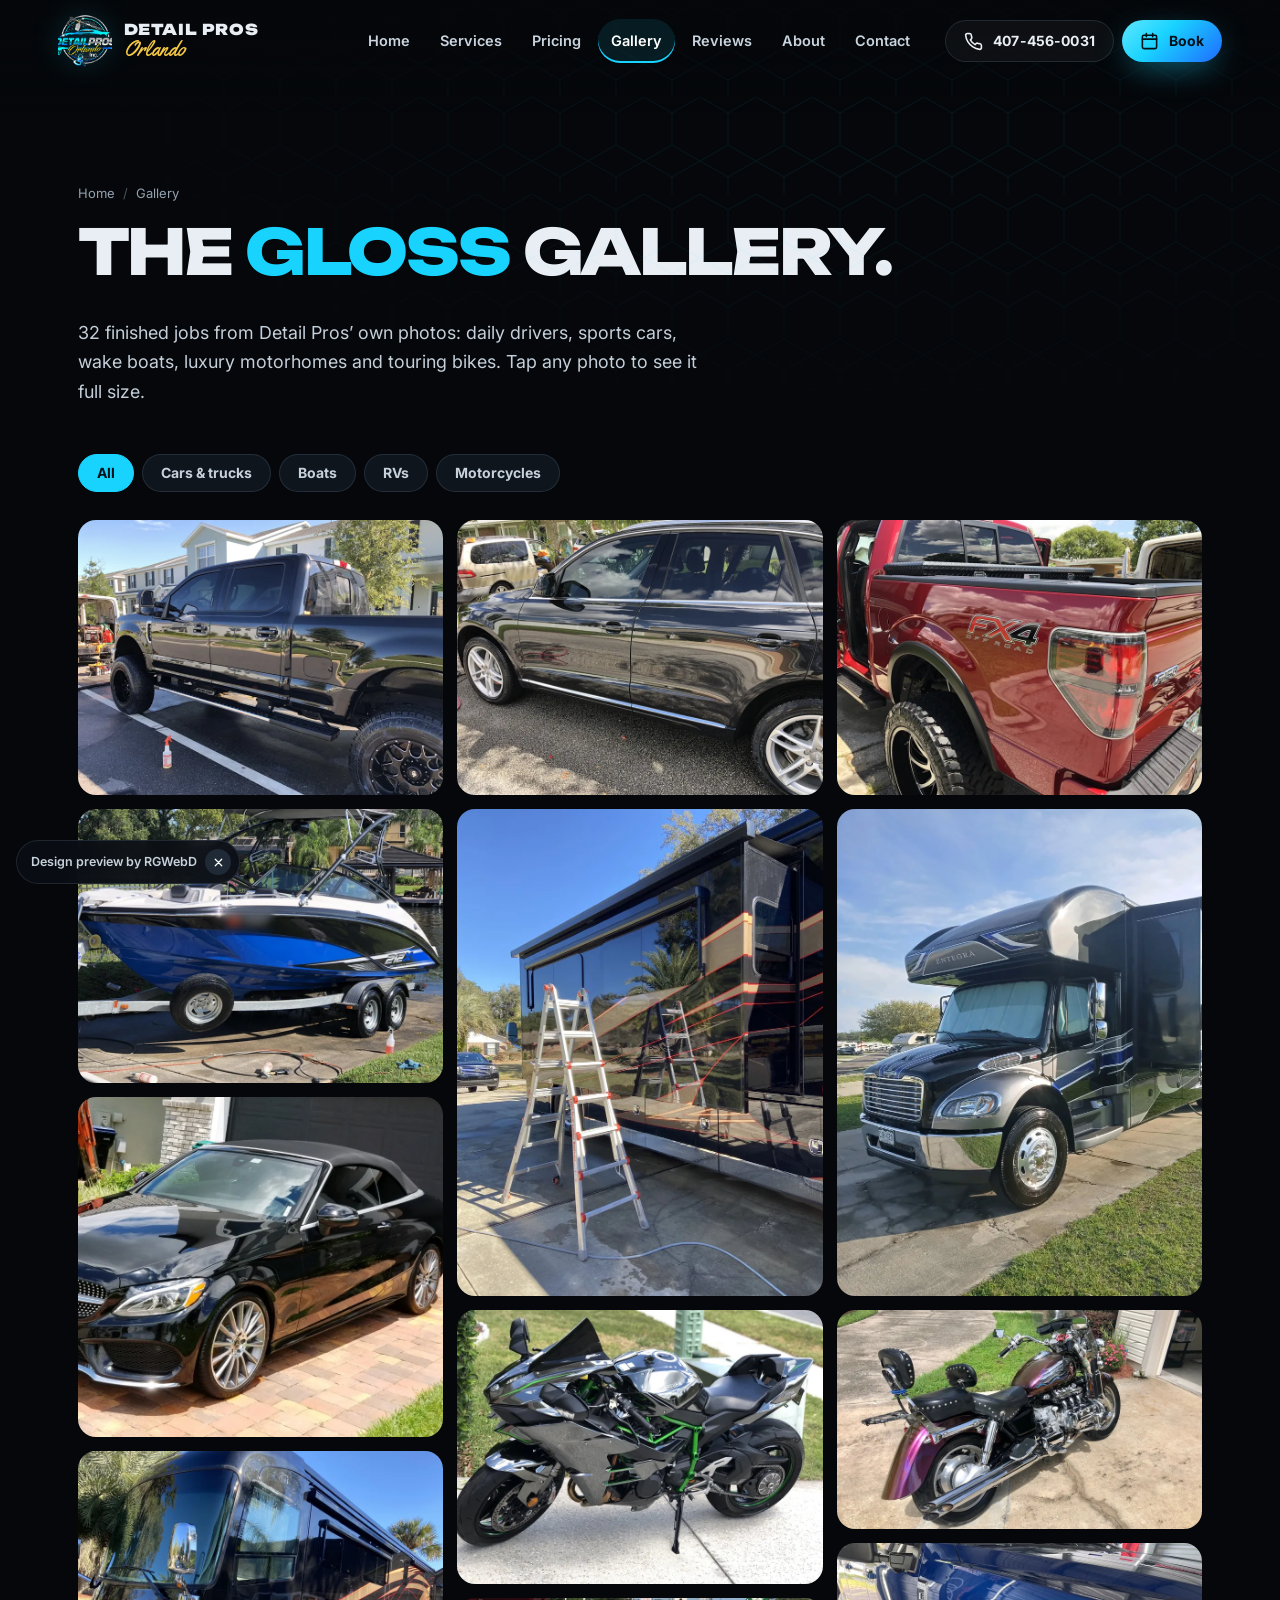
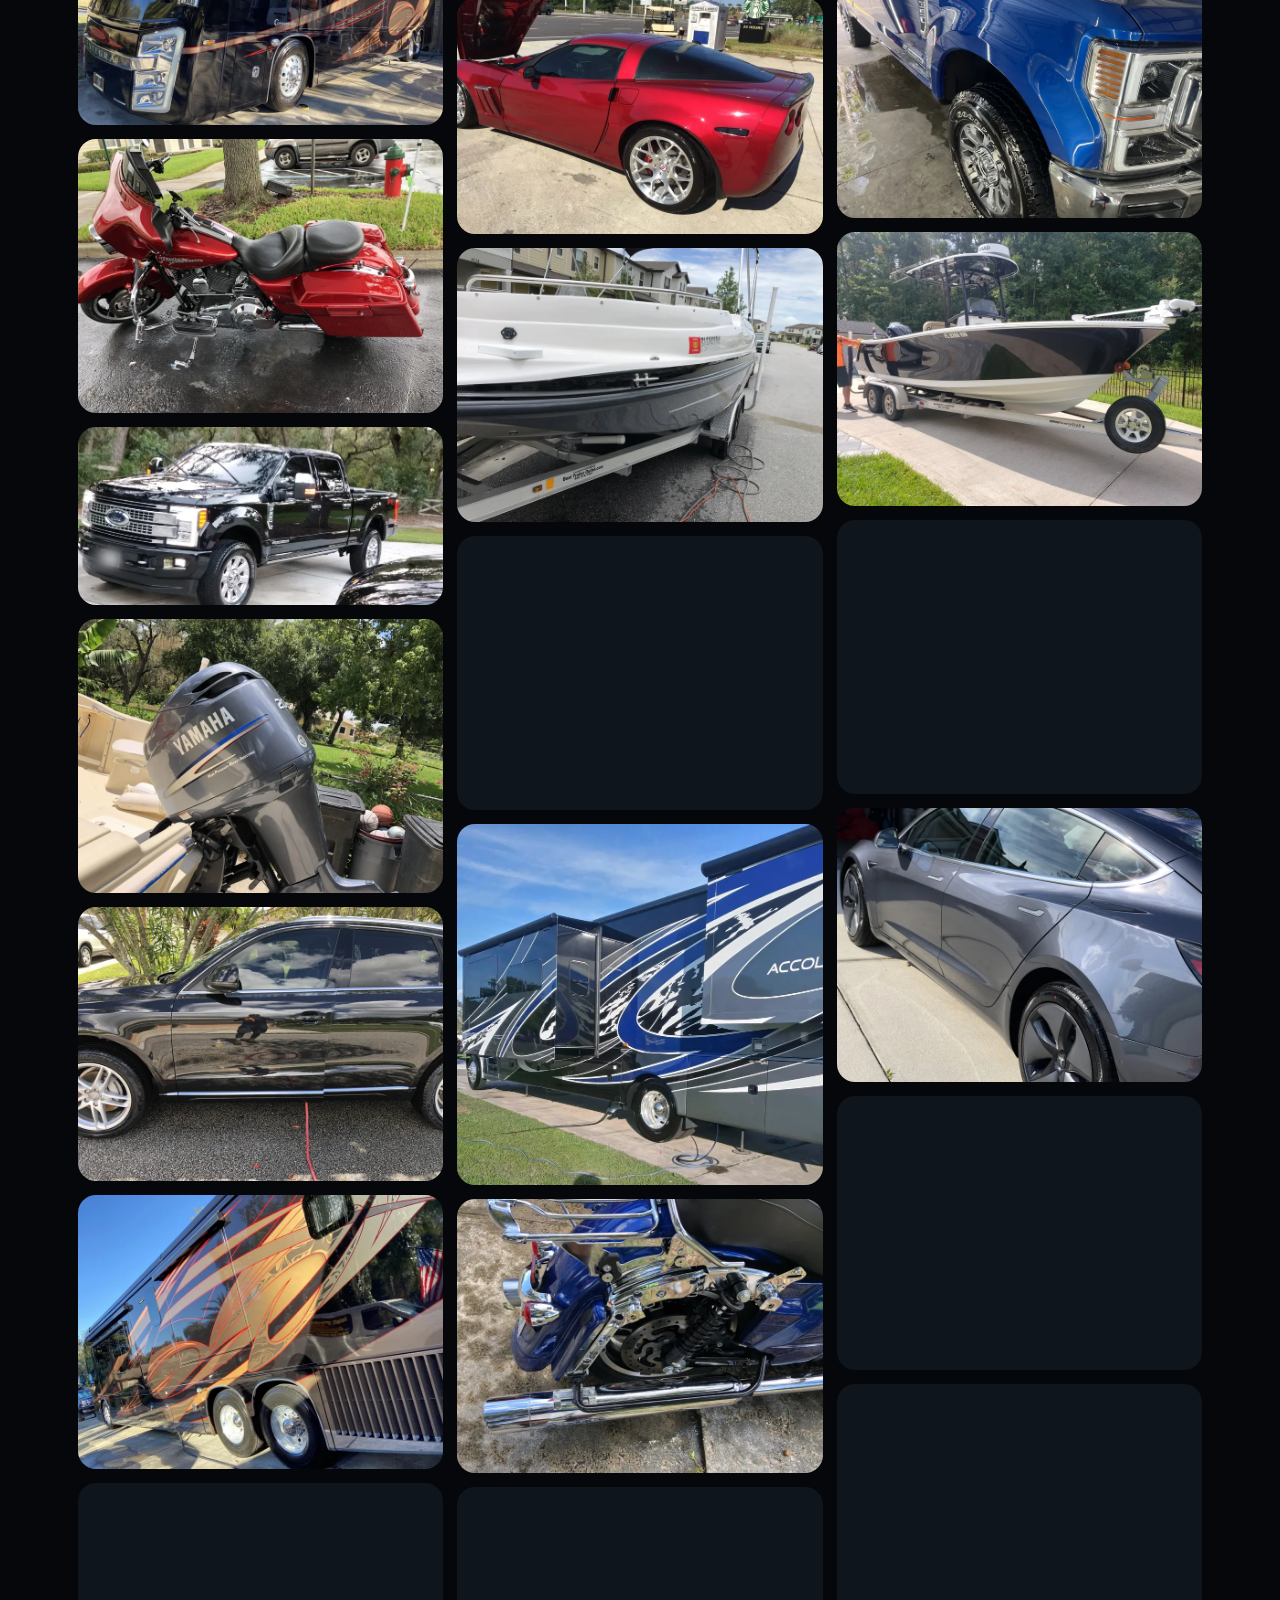
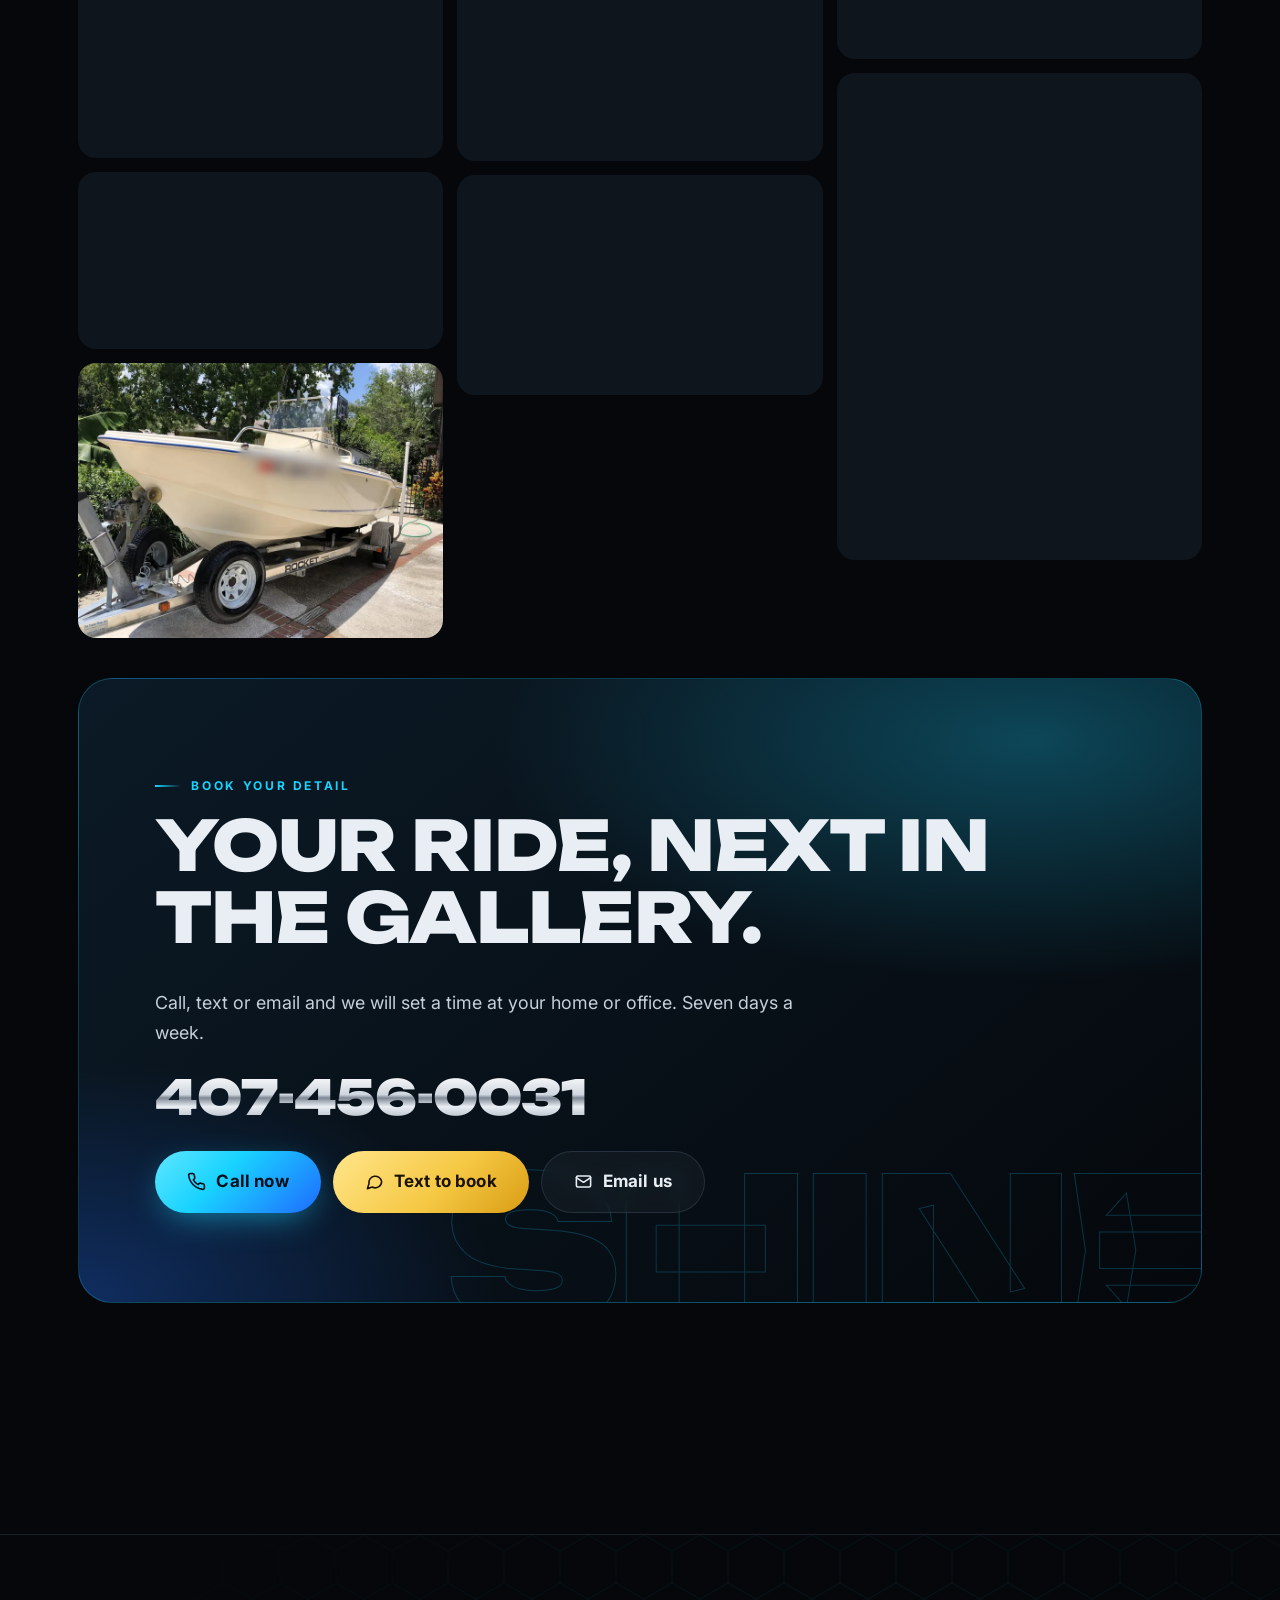
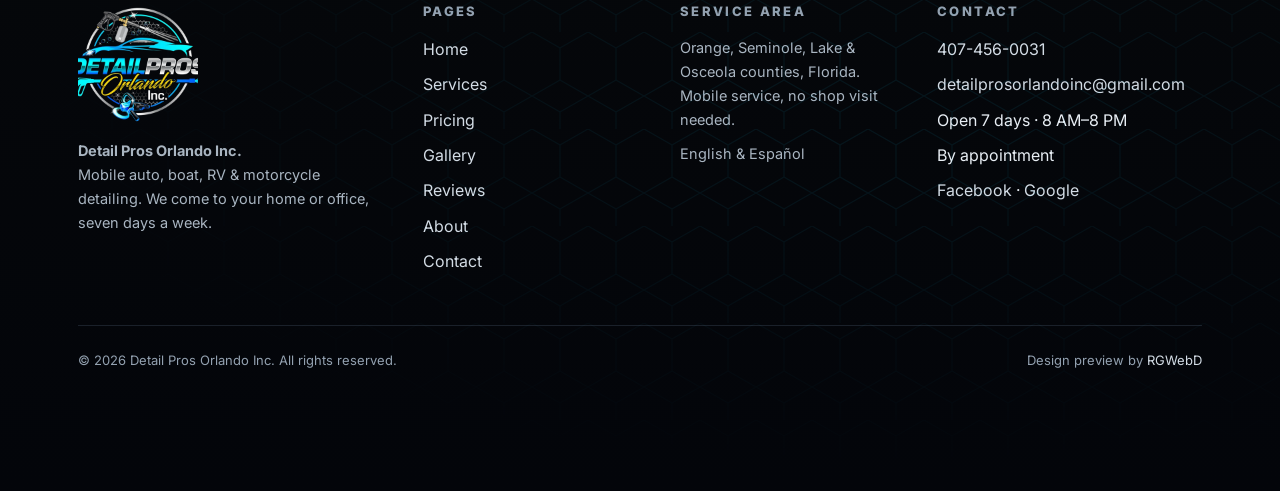
<file: gallery.html>
<!doctype html><html lang="en"><head><meta charset="utf-8"><meta name="viewport" content="width=device-width,initial-scale=1,viewport-fit=cover">
<title>Detailing Gallery | Cars, Boats, RVs &amp; Motorcycles | Detail Pros Orlando</title><meta name="description" content="Photos of real mobile detailing jobs by Detail Pros Orlando: cars, trucks, boats, motorhomes and motorcycles across Orange, Seminole, Lake and Osceola counties."><link rel="canonical" href="https://rgwebd.github.io/detailprosorlando/gallery.html">
<meta name="theme-color" content="#05070a"><meta property="og:type" content="website"><meta property="og:site_name" content="Detail Pros Orlando Inc."><meta property="og:title" content="Detailing Gallery | Cars, Boats, RVs &amp; Motorcycles | Detail Pros Orlando"><meta property="og:description" content="Photos of real mobile detailing jobs by Detail Pros Orlando: cars, trucks, boats, motorhomes and motorcycles across Orange, Seminole, Lake and Osceola counties."><meta property="og:url" content="https://rgwebd.github.io/detailprosorlando/gallery.html"><meta property="og:image" content="https://rgwebd.github.io/detailprosorlando/assets/og-image.jpg"><meta property="og:image:width" content="1200"><meta property="og:image:height" content="630">
<meta name="twitter:card" content="summary_large_image"><meta name="twitter:title" content="Detailing Gallery | Cars, Boats, RVs &amp; Motorcycles | Detail Pros Orlando"><meta name="twitter:description" content="Photos of real mobile detailing jobs by Detail Pros Orlando: cars, trucks, boats, motorhomes and motorcycles across Orange, Seminole, Lake and Osceola counties."><meta name="twitter:image" content="https://rgwebd.github.io/detailprosorlando/assets/og-image.jpg">
<link rel="icon" href="favicon.ico" sizes="any"><link rel="icon" type="image/png" sizes="32x32" href="assets/brand/fav-32.png"><link rel="apple-touch-icon" href="apple-touch-icon.png">
<link rel="preconnect" href="https://fonts.googleapis.com"><link rel="preconnect" href="https://fonts.gstatic.com" crossorigin><link href="https://fonts.googleapis.com/css2?family=Inter:wght@400;500;600;700;800&family=Unbounded:wght@600;700;800;900&family=Yellowtail&display=swap" rel="stylesheet"><link rel="stylesheet" href="assets/styles.css"></head><body><a class="skip" href="#main">Skip to content</a><div class="prog" aria-hidden="true"></div>
<header class="hdr"><div class="hdr-in"><a class="brand" href="index.html" aria-label="Detail Pros Orlando Inc. home"><img src="assets/brand/logo-160.webp" width="160" height="160" alt="Detail Pros Orlando Inc. emblem"><span><b>DETAIL PROS</b><i>Orlando</i></span></a>
<nav class="nav" aria-label="Main"><a href="index.html">Home</a><a href="services.html">Services</a><a href="pricing.html">Pricing</a><a href="gallery.html" aria-current=page>Gallery</a><a href="reviews.html">Reviews</a><a href="about.html">About</a><a href="contact.html">Contact</a></nav><div class="ctas"><a class="btn sm gh" href="tel:+14074560031"><svg viewBox="0 0 24 24" fill="none" stroke="currentColor" stroke-width="2" stroke-linecap="round" stroke-linejoin="round" aria-hidden="true"><path d="M22 16.9v3a2 2 0 0 1-2.2 2 19.8 19.8 0 0 1-8.6-3.1 19.5 19.5 0 0 1-6-6A19.8 19.8 0 0 1 2.1 4.2 2 2 0 0 1 4.1 2h3a2 2 0 0 1 2 1.7c.1 1 .4 1.9.7 2.8a2 2 0 0 1-.5 2.1L8 9.9a16 16 0 0 0 6 6l1.3-1.3a2 2 0 0 1 2.1-.4c.9.3 1.8.6 2.8.7a2 2 0 0 1 1.7 2z"/></svg><span>407-456-0031</span></a><a class="btn sm pri" href="contact.html#quote"><svg viewBox="0 0 24 24" fill="none" stroke="currentColor" stroke-width="2" stroke-linecap="round" stroke-linejoin="round" aria-hidden="true"><rect x="3" y="4" width="18" height="17" rx="2"/><path d="M3 9h18M8 2v4M16 2v4"/></svg><span>Book</span></a></div>
<button class="burger" aria-label="Menu" aria-expanded="false" aria-controls="mnav"><span></span><span></span><span></span></button></div></header>
<div class="mnav" id="mnav"><a class="ml" href="index.html">Home</a><a class="ml" href="services.html">Services</a><a class="ml" href="pricing.html">Pricing</a><a class="ml" href="gallery.html" aria-current=page>Gallery</a><a class="ml" href="reviews.html">Reviews</a><a class="ml" href="about.html">About</a><a class="ml" href="contact.html">Contact</a><div class="ctas"><a class="btn mag pri" href="tel:+14074560031"><svg viewBox="0 0 24 24" fill="none" stroke="currentColor" stroke-width="2" stroke-linecap="round" stroke-linejoin="round" aria-hidden="true"><path d="M22 16.9v3a2 2 0 0 1-2.2 2 19.8 19.8 0 0 1-8.6-3.1 19.5 19.5 0 0 1-6-6A19.8 19.8 0 0 1 2.1 4.2 2 2 0 0 1 4.1 2h3a2 2 0 0 1 2 1.7c.1 1 .4 1.9.7 2.8a2 2 0 0 1-.5 2.1L8 9.9a16 16 0 0 0 6 6l1.3-1.3a2 2 0 0 1 2.1-.4c.9.3 1.8.6 2.8.7a2 2 0 0 1 1.7 2z"/></svg><span>Call 407-456-0031</span></a><a class="btn mag gh" href="sms:+14074560031?&body=Hi%20Detail%20Pros%21%20I%27d%20like%20to%20book%20a%20mobile%20detail.%20Vehicle%3A%20"><svg viewBox="0 0 24 24" fill="none" stroke="currentColor" stroke-width="2" stroke-linecap="round" stroke-linejoin="round" aria-hidden="true"><path d="M21 12a8 8 0 0 1-11.8 7L3 21l2-6.2A8 8 0 1 1 21 12z"/></svg><span>Text to book</span></a></div></div><main id="main"><section class="ph" style="padding-bottom:30px"><div class="hex" aria-hidden="true"></div><div class="wrap" style="grid-template-columns:1fr"><div><ol class="crumbs"><li><a href="index.html">Home</a></li><li aria-current="page">Gallery</li></ol>
<h1 class="split-t">The <span class="cy">gloss</span> gallery.</h1><p class="lead" data-r>32 finished jobs from Detail Pros’ own photos: daily drivers, sports cars, wake boats, luxury motorhomes and touring bikes. Tap any photo to see it full size.</p></div></div></section>
<section style="padding-bottom:40px"><div class="wrap" data-lbscope><div class="gf" role="group" aria-label="Filter photos"><button type="button" data-f="all" aria-pressed="true">All</button><button type="button" data-f="auto" aria-pressed="false">Cars & trucks</button><button type="button" data-f="boat" aria-pressed="false">Boats</button><button type="button" data-f="rv" aria-pressed="false">RVs</button><button type="button" data-f="moto" aria-pressed="false">Motorcycles</button></div><div class="gal"><button class="gi" type="button" data-c="auto" data-full="assets/img/w19-1600.webp" aria-label="Open photo: Black Ford F-250 with mirror-gloss paint reflecting the trees, the Detail Pros mobile setup parked behind it"><img src="assets/img/w19-800.webp" srcset="assets/img/w19-800.webp 800w, assets/img/w19-1600.webp 1600w" sizes="(max-width:760px) 50vw, 33vw" width="1600" height="1200" alt="Black Ford F-250 with mirror-gloss paint reflecting the trees, the Detail Pros mobile setup parked behind it" loading="lazy" decoding="async" ><span class="cap">Black Ford F-250 with mirror-gloss paint reflecting the trees, the Detail Pros mobile setup parked behind it</span></button><button class="gi" type="button" data-c="boat" data-full="assets/img/w08-1600.webp" aria-label="Open photo: Blue and black Yamaha wake boat on its trailer after a detail"><img src="assets/img/w08-800.webp" srcset="assets/img/w08-800.webp 800w, assets/img/w08-1600.webp 1600w" sizes="(max-width:760px) 50vw, 33vw" width="1600" height="1200" alt="Blue and black Yamaha wake boat on its trailer after a detail" loading="lazy" decoding="async" ><span class="cap">Blue and black Yamaha wake boat on its trailer after a detail</span></button><button class="gi" type="button" data-c="auto" data-full="assets/img/w18-1600.webp" aria-label="Open photo: Black Mercedes-Benz convertible gleaming on a paver driveway"><img src="assets/img/w18-800.webp" srcset="assets/img/w18-800.webp 800w, assets/img/w18-1600.webp 1113w" sizes="(max-width:760px) 50vw, 33vw" width="1113" height="1035" alt="Black Mercedes-Benz convertible gleaming on a paver driveway" loading="lazy" decoding="async" ><span class="cap">Black Mercedes-Benz convertible gleaming on a paver driveway</span></button><button class="gi" type="button" data-c="rv" data-full="assets/img/w23-1600.webp" aria-label="Open photo: Black Entegra luxury motorhome with a mirror finish"><img src="assets/img/w23-800.webp" srcset="assets/img/w23-800.webp 800w, assets/img/w23-1600.webp 1600w" sizes="(max-width:760px) 50vw, 33vw" width="1600" height="1200" alt="Black Entegra luxury motorhome with a mirror finish" loading="lazy" decoding="async" ><span class="cap">Black Entegra luxury motorhome with a mirror finish</span></button><button class="gi" type="button" data-c="moto" data-full="assets/img/w06-1600.webp" aria-label="Open photo: Candy red Harley-Davidson touring bike after a detail"><img src="assets/img/w06-800.webp" srcset="assets/img/w06-800.webp 800w, assets/img/w06-1600.webp 1600w" sizes="(max-width:760px) 50vw, 33vw" width="1600" height="1200" alt="Candy red Harley-Davidson touring bike after a detail" loading="lazy" decoding="async" ><span class="cap">Candy red Harley-Davidson touring bike after a detail</span></button><button class="gi" type="button" data-c="auto" data-full="assets/img/w21-1600.webp" aria-label="Open photo: Black Ford F-250 Platinum with deep gloss on the hood and doors"><img src="assets/img/w21-800.webp" srcset="assets/img/w21-800.webp 800w, assets/img/w21-1600.webp 1600w" sizes="(max-width:760px) 50vw, 33vw" width="1600" height="778" alt="Black Ford F-250 Platinum with deep gloss on the hood and doors" loading="lazy" decoding="async" ><span class="cap">Black Ford F-250 Platinum with deep gloss on the hood and doors</span></button><button class="gi" type="button" data-c="boat" data-full="assets/img/w09-1600.webp" aria-label="Open photo: Yamaha outboard motor cleaned and polished"><img src="assets/img/w09-800.webp" srcset="assets/img/w09-800.webp 800w, assets/img/w09-1600.webp 1600w" sizes="(max-width:760px) 50vw, 33vw" width="1600" height="1200" alt="Yamaha outboard motor cleaned and polished" loading="lazy" decoding="async" ><span class="cap">Yamaha outboard motor cleaned and polished</span></button><button class="gi" type="button" data-c="auto" data-full="assets/img/w03-1600.webp" aria-label="Open photo: Black Audi SUV side profile with the street mirrored in its doors"><img src="assets/img/w03-800.webp" srcset="assets/img/w03-800.webp 800w, assets/img/w03-1600.webp 1600w" sizes="(max-width:760px) 50vw, 33vw" width="1600" height="1200" alt="Black Audi SUV side profile with the street mirrored in its doors" loading="lazy" decoding="async" ><span class="cap">Black Audi SUV side profile with the street mirrored in its doors</span></button><button class="gi" type="button" data-c="rv" data-full="assets/img/w24-1600.webp" aria-label="Open photo: Copper and black swoosh graphics on a motorhome, freshly polished"><img src="assets/img/w24-800.webp" srcset="assets/img/w24-800.webp 800w, assets/img/w24-1600.webp 1600w" sizes="(max-width:760px) 50vw, 33vw" width="1600" height="1200" alt="Copper and black swoosh graphics on a motorhome, freshly polished" loading="lazy" decoding="async" ><span class="cap">Copper and black swoosh graphics on a motorhome, freshly polished</span></button><button class="gi" type="button" data-c="moto" data-full="assets/img/w05-1600.webp" aria-label="Open photo: Champagne cruiser motorcycle with polished chrome"><img src="assets/img/w05-800.webp" srcset="assets/img/w05-800.webp 800w, assets/img/w05-1600.webp 1600w" sizes="(max-width:760px) 50vw, 33vw" width="1600" height="1200" alt="Champagne cruiser motorcycle with polished chrome" loading="lazy" decoding="async" ><span class="cap">Champagne cruiser motorcycle with polished chrome</span></button><button class="gi" type="button" data-c="auto" data-full="assets/img/w31-1600.webp" aria-label="Open photo: Black Audi A8 sedan freshly detailed"><img src="assets/img/w31-800.webp" srcset="assets/img/w31-800.webp 800w, assets/img/w31-1600.webp 1600w" sizes="(max-width:760px) 50vw, 33vw" width="1600" height="778" alt="Black Audi A8 sedan freshly detailed" loading="lazy" decoding="async" ><span class="cap">Black Audi A8 sedan freshly detailed</span></button><button class="gi" type="button" data-c="boat" data-full="assets/img/w10-1600.webp" aria-label="Open photo: Center-console boat with a polished hull on its trailer"><img src="assets/img/w10-800.webp" srcset="assets/img/w10-800.webp 800w, assets/img/w10-1600.webp 1600w" sizes="(max-width:760px) 50vw, 33vw" width="1600" height="1200" alt="Center-console boat with a polished hull on its trailer" loading="lazy" decoding="async" ><span class="cap">Center-console boat with a polished hull on its trailer</span></button><button class="gi" type="button" data-c="auto" data-full="assets/img/w30-1600.webp" aria-label="Open photo: Close-up of a black Audi’s glossy doors and polished trim"><img src="assets/img/w30-800.webp" srcset="assets/img/w30-800.webp 800w, assets/img/w30-1600.webp 1600w" sizes="(max-width:760px) 50vw, 33vw" width="1600" height="1200" alt="Close-up of a black Audi’s glossy doors and polished trim" loading="lazy" decoding="async" ><span class="cap">Close-up of a black Audi’s glossy doors and polished trim</span></button><button class="gi" type="button" data-c="rv" data-full="assets/img/w22-1600.webp" aria-label="Open photo: Ladders set up beside a luxury motorhome during a detail"><img src="assets/img/w22-800.webp" srcset="assets/img/w22-800.webp 800w, assets/img/w22-1600.webp 1600w" sizes="(max-width:760px) 50vw, 33vw" width="1600" height="2133" alt="Ladders set up beside a luxury motorhome during a detail" loading="lazy" decoding="async" ><span class="cap">Ladders set up beside a luxury motorhome during a detail</span></button><button class="gi" type="button" data-c="moto" data-full="assets/img/w07-1600.webp" aria-label="Open photo: Kawasaki sport bike with a mirror-chrome tank"><img src="assets/img/w07-800.webp" srcset="assets/img/w07-800.webp 800w, assets/img/w07-1600.webp 1600w" sizes="(max-width:760px) 50vw, 33vw" width="1600" height="1200" alt="Kawasaki sport bike with a mirror-chrome tank" loading="lazy" decoding="async" ><span class="cap">Kawasaki sport bike with a mirror-chrome tank</span></button><button class="gi" type="button" data-c="auto" data-full="assets/img/w16-1600.webp" aria-label="Open photo: Red Corvette coupe with polished paint and chrome wheels"><img src="assets/img/w16-800.webp" srcset="assets/img/w16-800.webp 800w, assets/img/w16-1600.webp 1600w" sizes="(max-width:760px) 50vw, 33vw" width="1600" height="1032" alt="Red Corvette coupe with polished paint and chrome wheels" loading="lazy" decoding="async" ><span class="cap">Red Corvette coupe with polished paint and chrome wheels</span></button><button class="gi" type="button" data-c="boat" data-full="assets/img/w11-1600.webp" aria-label="Open photo: White deck boat hull polished on the trailer"><img src="assets/img/w11-800.webp" srcset="assets/img/w11-800.webp 800w, assets/img/w11-1600.webp 1600w" sizes="(max-width:760px) 50vw, 33vw" width="1600" height="1200" alt="White deck boat hull polished on the trailer" loading="lazy" decoding="async" ><span class="cap">White deck boat hull polished on the trailer</span></button><button class="gi" type="button" data-c="auto" data-full="assets/img/w20-1600.webp" aria-label="Open photo: Black Corvette with gloss black wheels and red brake calipers"><img src="assets/img/w20-800.webp" srcset="assets/img/w20-800.webp 800w, assets/img/w20-1600.webp 1214w" sizes="(max-width:760px) 50vw, 33vw" width="1214" height="910" alt="Black Corvette with gloss black wheels and red brake calipers" loading="lazy" decoding="async" ><span class="cap">Black Corvette with gloss black wheels and red brake calipers</span></button><button class="gi" type="button" data-c="rv" data-full="assets/img/w26-1600.webp" aria-label="Open photo: Blue and black Accolade motorhome after a detail"><img src="assets/img/w26-800.webp" srcset="assets/img/w26-800.webp 800w, assets/img/w26-1600.webp 1560w" sizes="(max-width:760px) 50vw, 33vw" width="1560" height="1539" alt="Blue and black Accolade motorhome after a detail" loading="lazy" decoding="async" ><span class="cap">Blue and black Accolade motorhome after a detail</span></button><button class="gi" type="button" data-c="moto" data-full="assets/img/w13-1600.webp" aria-label="Open photo: Blue Harley-Davidson with polished chrome exhaust and engine"><img src="assets/img/w13-800.webp" srcset="assets/img/w13-800.webp 800w, assets/img/w13-1600.webp 1600w" sizes="(max-width:760px) 50vw, 33vw" width="1600" height="1200" alt="Blue Harley-Davidson with polished chrome exhaust and engine" loading="lazy" decoding="async" ><span class="cap">Blue Harley-Davidson with polished chrome exhaust and engine</span></button><button class="gi" type="button" data-c="auto" data-full="assets/img/w25-1600.webp" aria-label="Open photo: Red Alfa Romeo Giulia shining on a brick driveway"><img src="assets/img/w25-800.webp" srcset="assets/img/w25-800.webp 800w, assets/img/w25-1600.webp 1600w" sizes="(max-width:760px) 50vw, 33vw" width="1600" height="1200" alt="Red Alfa Romeo Giulia shining on a brick driveway" loading="lazy" decoding="async" ><span class="cap">Red Alfa Romeo Giulia shining on a brick driveway</span></button><button class="gi" type="button" data-c="boat" data-full="assets/img/w12-1600.webp" aria-label="Open photo: Clean white boat deck, seating and helm"><img src="assets/img/w12-800.webp" srcset="assets/img/w12-800.webp 800w, assets/img/w12-1600.webp 1600w" sizes="(max-width:760px) 50vw, 33vw" width="1600" height="960" alt="Clean white boat deck, seating and helm" loading="lazy" decoding="async" ><span class="cap">Clean white boat deck, seating and helm</span></button><button class="gi" type="button" data-c="auto" data-full="assets/img/w17-1600.webp" aria-label="Open photo: Red Ford F-150 FX4 bed and tail light after a detail"><img src="assets/img/w17-800.webp" srcset="assets/img/w17-800.webp 800w, assets/img/w17-1600.webp 1600w" sizes="(max-width:760px) 50vw, 33vw" width="1600" height="1200" alt="Red Ford F-150 FX4 bed and tail light after a detail" loading="lazy" decoding="async" ><span class="cap">Red Ford F-150 FX4 bed and tail light after a detail</span></button><button class="gi" type="button" data-c="rv" data-full="assets/img/w27-1600.webp" aria-label="Open photo: Super C motorhome with a clean grey cab"><img src="assets/img/w27-800.webp" srcset="assets/img/w27-800.webp 800w, assets/img/w27-1600.webp 1560w" sizes="(max-width:760px) 50vw, 33vw" width="1560" height="2080" alt="Super C motorhome with a clean grey cab" loading="lazy" decoding="async" ><span class="cap">Super C motorhome with a clean grey cab</span></button><button class="gi" type="button" data-c="moto" data-full="assets/img/w15-1600.webp" aria-label="Open photo: Purple Honda cruiser with chrome pipes"><img src="assets/img/w15-800.webp" srcset="assets/img/w15-800.webp 800w, assets/img/w15-1600.webp 1600w" sizes="(max-width:760px) 50vw, 33vw" width="1600" height="960" alt="Purple Honda cruiser with chrome pipes" loading="lazy" decoding="async" ><span class="cap">Purple Honda cruiser with chrome pipes</span></button><button class="gi" type="button" data-c="auto" data-full="assets/img/g02-1600.webp" aria-label="Open photo: Blue Ford Super Duty front fender wet with fresh wash water"><img src="assets/img/g02-800.webp" srcset="assets/img/g02-800.webp 800w, assets/img/g02-1600.webp 1600w" sizes="(max-width:760px) 50vw, 33vw" width="1600" height="1200" alt="Blue Ford Super Duty front fender wet with fresh wash water" loading="lazy" decoding="async" ><span class="cap">Blue Ford Super Duty front fender wet with fresh wash water</span></button><button class="gi" type="button" data-c="boat" data-full="assets/img/w14-1600.webp" aria-label="Open photo: Center-console fishing boat with a glossy black and white hull"><img src="assets/img/w14-800.webp" srcset="assets/img/w14-800.webp 800w, assets/img/w14-1600.webp 1008w" sizes="(max-width:760px) 50vw, 33vw" width="1008" height="756" alt="Center-console fishing boat with a glossy black and white hull" loading="lazy" decoding="async" ><span class="cap">Center-console fishing boat with a glossy black and white hull</span></button><button class="gi" type="button" data-c="auto" data-full="assets/img/g04-1600.webp" aria-label="Open photo: Tan Hyundai Santa Cruz pickup with dressed tires"><img src="assets/img/g04-800.webp" srcset="assets/img/g04-800.webp 800w, assets/img/g04-1600.webp 1600w" sizes="(max-width:760px) 50vw, 33vw" width="1600" height="1200" alt="Tan Hyundai Santa Cruz pickup with dressed tires" loading="lazy" decoding="async" ><span class="cap">Tan Hyundai Santa Cruz pickup with dressed tires</span></button><button class="gi" type="button" data-c="auto" data-full="assets/img/w29-1600.webp" aria-label="Open photo: Grey Tesla Model 3 side panels after a hand wash"><img src="assets/img/w29-800.webp" srcset="assets/img/w29-800.webp 800w, assets/img/w29-1600.webp 1600w" sizes="(max-width:760px) 50vw, 33vw" width="1600" height="1200" alt="Grey Tesla Model 3 side panels after a hand wash" loading="lazy" decoding="async" ><span class="cap">Grey Tesla Model 3 side panels after a hand wash</span></button><button class="gi" type="button" data-c="boat" data-full="assets/img/w04-1600.webp" aria-label="Open photo: Close-up of a polished white boat hull and chrome rub rail"><img src="assets/img/w04-800.webp" srcset="assets/img/w04-800.webp 800w, assets/img/w04-1600.webp 1600w" sizes="(max-width:760px) 50vw, 33vw" width="1600" height="1200" alt="Close-up of a polished white boat hull and chrome rub rail" loading="lazy" decoding="async" ><span class="cap">Close-up of a polished white boat hull and chrome rub rail</span></button><button class="gi" type="button" data-c="auto" data-full="assets/img/w28-1600.webp" aria-label="Open photo: Grey Tesla Model 3 with hoses and detailing gear on the driveway"><img src="assets/img/w28-800.webp" srcset="assets/img/w28-800.webp 800w, assets/img/w28-1600.webp 1600w" sizes="(max-width:760px) 50vw, 33vw" width="1600" height="1200" alt="Grey Tesla Model 3 with hoses and detailing gear on the driveway" loading="lazy" decoding="async" ><span class="cap">Grey Tesla Model 3 with hoses and detailing gear on the driveway</span></button><button class="gi" type="button" data-c="auto" data-full="assets/img/g05-1600.webp" aria-label="Open photo: Close-up of deep red paint and a polished body line"><img src="assets/img/g05-800.webp" srcset="assets/img/g05-800.webp 800w, assets/img/g05-1600.webp 1500w" sizes="(max-width:760px) 50vw, 33vw" width="1500" height="2000" alt="Close-up of deep red paint and a polished body line" loading="lazy" decoding="async" ><span class="cap">Close-up of deep red paint and a polished body line</span></button></div></div></section>
<div class="glb" hidden role="dialog" aria-modal="true" aria-label="Photo viewer"><figure style="margin:0"><img alt=""><p></p></figure><button class="x" type="button" aria-label="Close"><svg viewBox="0 0 24 24" fill="none" stroke="currentColor" stroke-width="2.2" stroke-linecap="round" aria-hidden="true"><path d="M6 6l12 12M18 6L6 18"/></svg></button><button class="pv" type="button" aria-label="Previous photo"><svg viewBox="0 0 24 24" fill="none" stroke="currentColor" stroke-width="2.2" stroke-linecap="round" aria-hidden="true"><path d="M15 6l-6 6 6 6"/></svg></button><button class="nx" type="button" aria-label="Next photo"><svg viewBox="0 0 24 24" fill="none" stroke="currentColor" stroke-width="2.2" stroke-linecap="round" aria-hidden="true"><path d="M9 6l6 6-6 6"/></svg></button></div>
<section class="sec" style="padding-top:0"><div class="wrap"><div class="cta" data-r="zoom"><canvas class="beads" data-n="55" aria-hidden="true"></canvas><span class="ghost" aria-hidden="true">SHINE</span>
<p class="eb">Book your detail</p><h2>Your ride, next in the gallery.</h2><p class="lead">Call, text or email and we will set a time at your home or office. Seven days a week.</p><a class="big chrome" href="tel:+14074560031">407-456-0031</a>
<div class="ctas"><a class="btn mag pri xl" href="tel:+14074560031"><svg viewBox="0 0 24 24" fill="none" stroke="currentColor" stroke-width="2" stroke-linecap="round" stroke-linejoin="round" aria-hidden="true"><path d="M22 16.9v3a2 2 0 0 1-2.2 2 19.8 19.8 0 0 1-8.6-3.1 19.5 19.5 0 0 1-6-6A19.8 19.8 0 0 1 2.1 4.2 2 2 0 0 1 4.1 2h3a2 2 0 0 1 2 1.7c.1 1 .4 1.9.7 2.8a2 2 0 0 1-.5 2.1L8 9.9a16 16 0 0 0 6 6l1.3-1.3a2 2 0 0 1 2.1-.4c.9.3 1.8.6 2.8.7a2 2 0 0 1 1.7 2z"/></svg><span>Call now</span></a><a class="btn mag gold xl" href="sms:+14074560031?&body=Hi%20Detail%20Pros%21%20I%27d%20like%20to%20book%20a%20mobile%20detail.%20Vehicle%3A%20"><svg viewBox="0 0 24 24" fill="none" stroke="currentColor" stroke-width="2" stroke-linecap="round" stroke-linejoin="round" aria-hidden="true"><path d="M21 12a8 8 0 0 1-11.8 7L3 21l2-6.2A8 8 0 1 1 21 12z"/></svg><span>Text to book</span></a><a class="btn gh xl" href="mailto:detailprosorlandoinc@gmail.com?subject=Mobile%20detail%20request"><svg viewBox="0 0 24 24" fill="none" stroke="currentColor" stroke-width="2" stroke-linecap="round" stroke-linejoin="round" aria-hidden="true"><rect x="3" y="5" width="18" height="14" rx="2"/><path d="M3 7l9 6 9-6"/></svg><span>Email us</span></a></div></div></div></section></main><footer class="ft"><div class="hex" aria-hidden="true"></div><div class="wrap"><div class="ft-g">
<div><img class="lg" src="assets/brand/logo-360.webp" width="360" height="360" alt="Detail Pros Orlando Inc. logo" loading="lazy"><p><b>Detail Pros Orlando Inc.</b><br>Mobile auto, boat, RV &amp; motorcycle detailing. We come to your home or office, seven days a week.</p></div>
<div><h4>Pages</h4><ul><li><a href="index.html">Home</a></li><li><a href="services.html">Services</a></li><li><a href="pricing.html">Pricing</a></li><li><a href="gallery.html">Gallery</a></li><li><a href="reviews.html">Reviews</a></li><li><a href="about.html">About</a></li><li><a href="contact.html">Contact</a></li></ul></div>
<div><h4>Service area</h4><p>Orange, Seminole, Lake &amp; Osceola counties, Florida. Mobile service, no shop visit needed.</p><p>English &amp; Español</p></div>
<div><h4>Contact</h4><ul><li><a href="tel:+14074560031">407-456-0031</a></li><li><a href="mailto:detailprosorlandoinc@gmail.com">detailprosorlandoinc@gmail.com</a></li><li>Open 7 days · 8 AM–8 PM</li><li>By appointment</li><li><a href="https://www.facebook.com/p/Detail-Pros-Orlando-Inc-100091688833386/" rel="noopener" target="_blank">Facebook</a> · <a href="https://www.google.com/maps/place/?q=place_id:ChIJybDPJlnRWkIROPiOTczLTPM" rel="noopener" target="_blank">Google</a></li></ul></div>
</div><div class="ft-b"><span>© <span data-yr>2026</span> Detail Pros Orlando Inc. All rights reserved.</span><span>Design preview by <a href="https://github.com/RGWebD" rel="noopener">RGWebD</a></span></div></div></footer>
<div class="mbar" aria-label="Quick contact"><a class="btn mag pri" href="tel:+14074560031"><svg viewBox="0 0 24 24" fill="none" stroke="currentColor" stroke-width="2" stroke-linecap="round" stroke-linejoin="round" aria-hidden="true"><path d="M22 16.9v3a2 2 0 0 1-2.2 2 19.8 19.8 0 0 1-8.6-3.1 19.5 19.5 0 0 1-6-6A19.8 19.8 0 0 1 2.1 4.2 2 2 0 0 1 4.1 2h3a2 2 0 0 1 2 1.7c.1 1 .4 1.9.7 2.8a2 2 0 0 1-.5 2.1L8 9.9a16 16 0 0 0 6 6l1.3-1.3a2 2 0 0 1 2.1-.4c.9.3 1.8.6 2.8.7a2 2 0 0 1 1.7 2z"/></svg><span>Call</span></a><a class="btn mag gold" href="sms:+14074560031?&body=Hi%20Detail%20Pros%21%20I%27d%20like%20to%20book%20a%20mobile%20detail.%20Vehicle%3A%20"><svg viewBox="0 0 24 24" fill="none" stroke="currentColor" stroke-width="2" stroke-linecap="round" stroke-linejoin="round" aria-hidden="true"><path d="M21 12a8 8 0 0 1-11.8 7L3 21l2-6.2A8 8 0 1 1 21 12z"/></svg><span>Text to book</span></a></div>
<div class="demo" role="note">Design preview by RGWebD <button type="button" aria-label="Dismiss preview note"><svg viewBox="0 0 24 24" fill="none" stroke="currentColor" stroke-width="2.2" stroke-linecap="round" aria-hidden="true"><path d="M6 6l12 12M18 6L6 18"/></svg></button></div>
<script>document.querySelectorAll('[data-yr]').forEach(function(s){s.textContent=new Date().getFullYear()})</script>
<script src="assets/script.js" defer></script><script type="application/ld+json">{"@context": "https://schema.org", "@type": "AutoWash", "@id": "https://rgwebd.github.io/detailprosorlando/#business", "name": "Detail Pros Orlando Inc.", "url": "https://rgwebd.github.io/detailprosorlando/", "description": "Mobile auto, boat, RV and motorcycle detailing that comes to your home or office in the Orlando area, seven days a week.", "telephone": "+1-407-456-0031", "email": "detailprosorlandoinc@gmail.com", "logo": "https://rgwebd.github.io/detailprosorlando/assets/brand/logo-512.png", "image": ["https://rgwebd.github.io/detailprosorlando/assets/og-image.jpg", "https://rgwebd.github.io/detailprosorlando/assets/img/w19-1600.webp"], "address": {"@type": "PostalAddress", "addressLocality": "Orlando", "addressRegion": "FL", "addressCountry": "US"}, "areaServed": [{"@type": "AdministrativeArea", "name": "Orange County, FL"}, {"@type": "AdministrativeArea", "name": "Seminole County, FL"}, {"@type": "AdministrativeArea", "name": "Lake County, FL"}, {"@type": "AdministrativeArea", "name": "Osceola County, FL"}, {"@type": "City", "name": "Orlando, FL"}, {"@type": "City", "name": "Lake Nona, FL"}, {"@type": "City", "name": "Winter Park, FL"}, {"@type": "City", "name": "Windermere, FL"}, {"@type": "City", "name": "Celebration, FL"}, {"@type": "City", "name": "Kissimmee, FL"}, {"@type": "City", "name": "Saint Cloud, FL"}, {"@type": "City", "name": "Altamonte Springs, FL"}, {"@type": "City", "name": "Lake Mary, FL"}, {"@type": "City", "name": "Sanford, FL"}], "openingHoursSpecification": [{"@type": "OpeningHoursSpecification", "dayOfWeek": ["Monday", "Tuesday", "Wednesday", "Thursday", "Friday", "Saturday", "Sunday"], "opens": "08:00", "closes": "20:00"}], "sameAs": ["https://www.facebook.com/p/Detail-Pros-Orlando-Inc-100091688833386/", "https://www.google.com/maps/place/?q=place_id:ChIJybDPJlnRWkIROPiOTczLTPM"], "knowsLanguage": ["en", "es"], "paymentAccepted": "Credit card, debit card, NFC mobile payments", "foundingDate": "2004", "founder": {"@type": "Person", "name": "Thomas Kerney", "jobTitle": "Founder and President"}, "priceRange": "$16–$279.95"}</script><script type="application/ld+json">{"@context": "https://schema.org", "@type": "BreadcrumbList", "itemListElement": [{"@type": "ListItem", "position": 1, "name": "Home", "item": "https://rgwebd.github.io/detailprosorlando/"}, {"@type": "ListItem", "position": 2, "name": "Gallery", "item": "https://rgwebd.github.io/detailprosorlando/gallery.html"}]}</script><script type="application/ld+json">{"@context": "https://schema.org", "@type": "ImageGallery", "name": "Detail Pros Orlando gallery", "image": ["https://rgwebd.github.io/detailprosorlando/assets/img/w19-1600.webp", "https://rgwebd.github.io/detailprosorlando/assets/img/w08-1600.webp", "https://rgwebd.github.io/detailprosorlando/assets/img/w18-1600.webp", "https://rgwebd.github.io/detailprosorlando/assets/img/w23-1600.webp", "https://rgwebd.github.io/detailprosorlando/assets/img/w06-1600.webp", "https://rgwebd.github.io/detailprosorlando/assets/img/w21-1600.webp", "https://rgwebd.github.io/detailprosorlando/assets/img/w09-1600.webp", "https://rgwebd.github.io/detailprosorlando/assets/img/w03-1600.webp", "https://rgwebd.github.io/detailprosorlando/assets/img/w24-1600.webp", "https://rgwebd.github.io/detailprosorlando/assets/img/w05-1600.webp", "https://rgwebd.github.io/detailprosorlando/assets/img/w31-1600.webp", "https://rgwebd.github.io/detailprosorlando/assets/img/w10-1600.webp", "https://rgwebd.github.io/detailprosorlando/assets/img/w30-1600.webp", "https://rgwebd.github.io/detailprosorlando/assets/img/w22-1600.webp", "https://rgwebd.github.io/detailprosorlando/assets/img/w07-1600.webp", "https://rgwebd.github.io/detailprosorlando/assets/img/w16-1600.webp", "https://rgwebd.github.io/detailprosorlando/assets/img/w11-1600.webp", "https://rgwebd.github.io/detailprosorlando/assets/img/w20-1600.webp", "https://rgwebd.github.io/detailprosorlando/assets/img/w26-1600.webp", "https://rgwebd.github.io/detailprosorlando/assets/img/w13-1600.webp", "https://rgwebd.github.io/detailprosorlando/assets/img/w25-1600.webp", "https://rgwebd.github.io/detailprosorlando/assets/img/w12-1600.webp", "https://rgwebd.github.io/detailprosorlando/assets/img/w17-1600.webp", "https://rgwebd.github.io/detailprosorlando/assets/img/w27-1600.webp", "https://rgwebd.github.io/detailprosorlando/assets/img/w15-1600.webp", "https://rgwebd.github.io/detailprosorlando/assets/img/g02-1600.webp", "https://rgwebd.github.io/detailprosorlando/assets/img/w14-1600.webp", "https://rgwebd.github.io/detailprosorlando/assets/img/g04-1600.webp", "https://rgwebd.github.io/detailprosorlando/assets/img/w29-1600.webp", "https://rgwebd.github.io/detailprosorlando/assets/img/w04-1600.webp", "https://rgwebd.github.io/detailprosorlando/assets/img/w28-1600.webp", "https://rgwebd.github.io/detailprosorlando/assets/img/g05-1600.webp"]}</script></body></html>
</file>
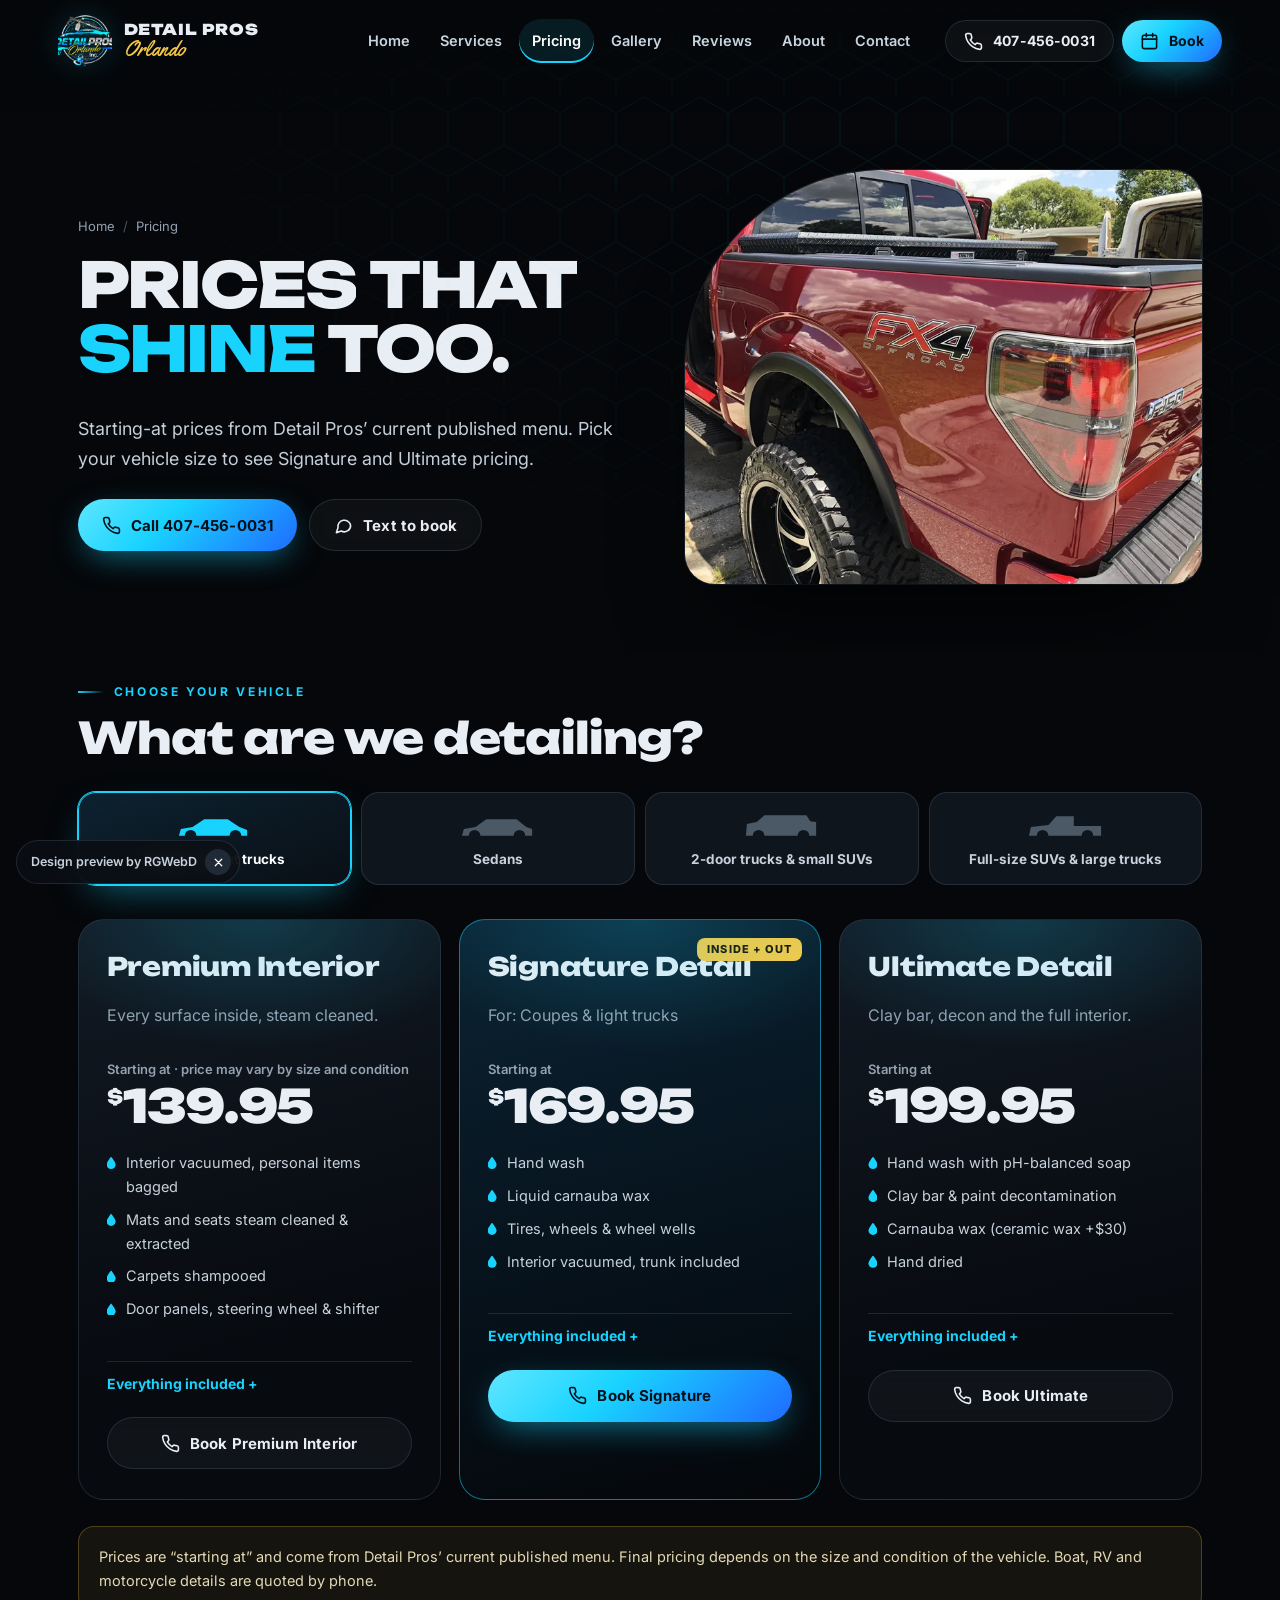
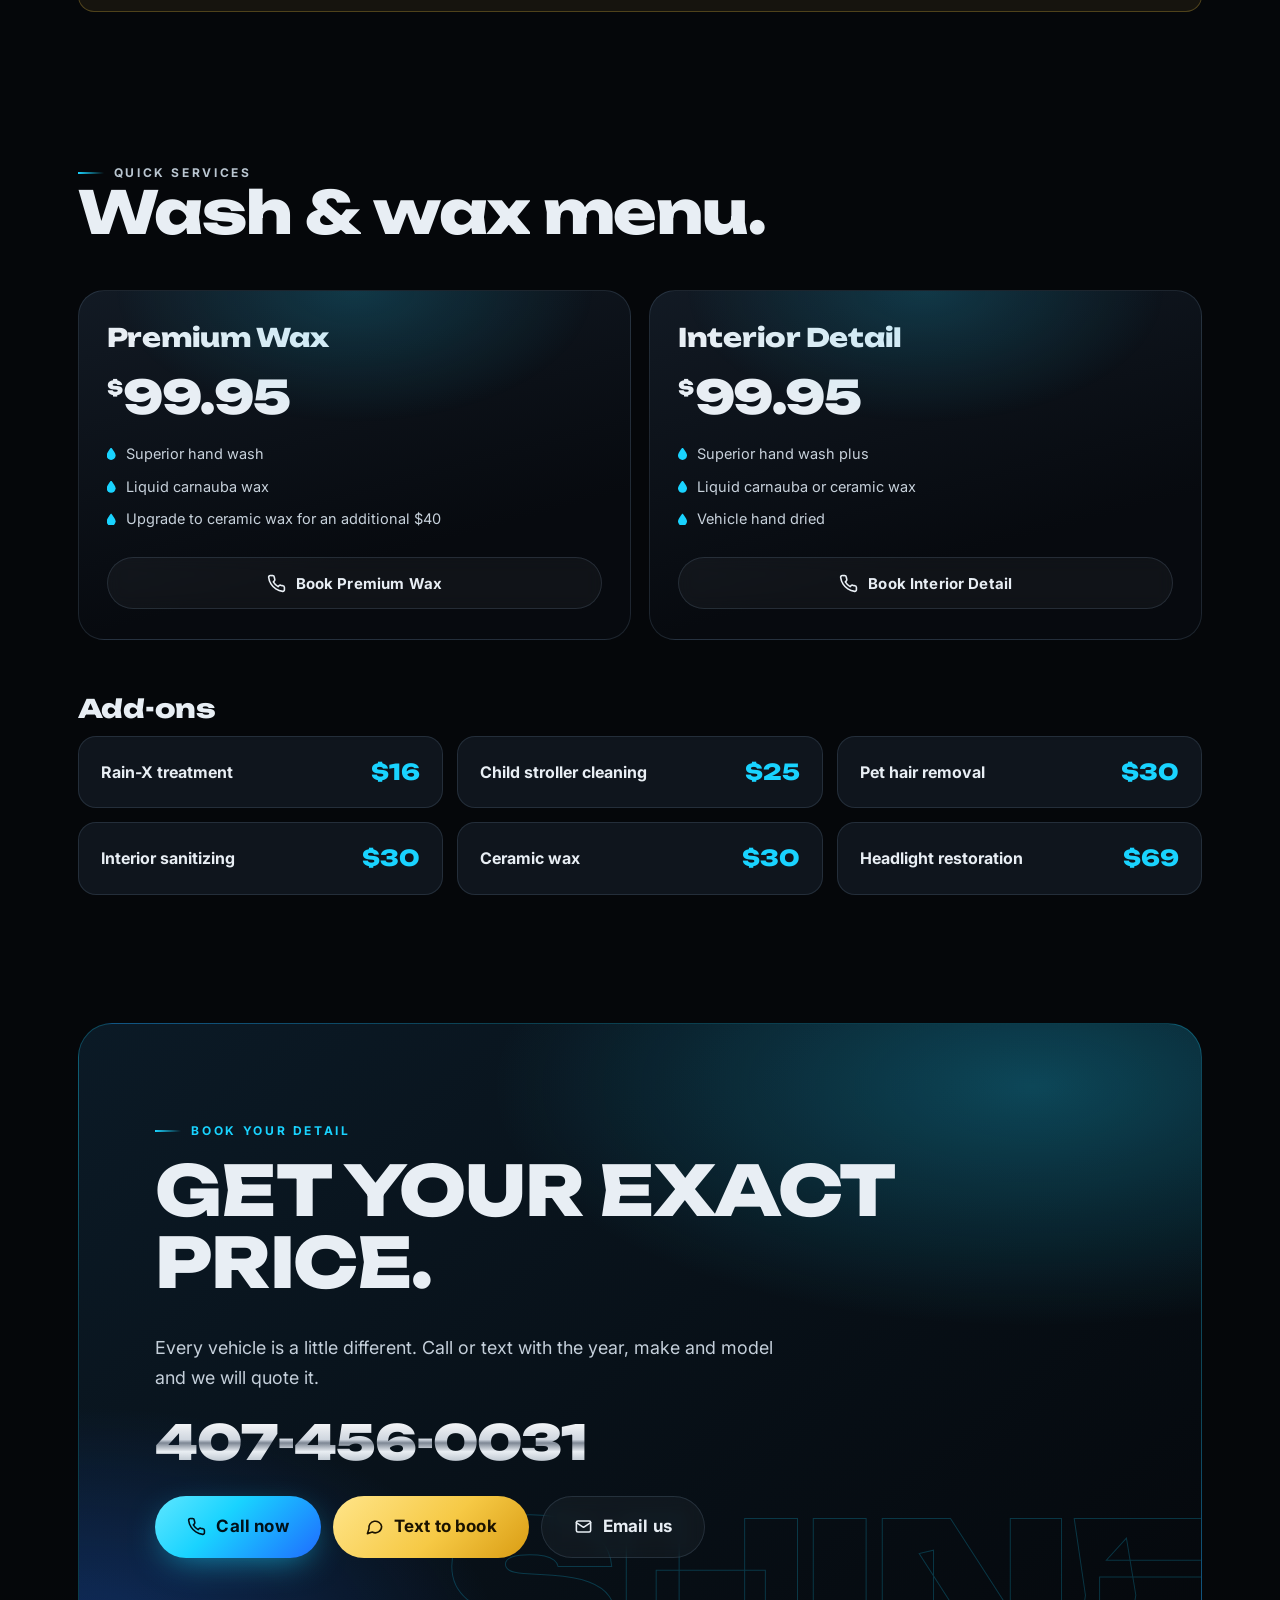
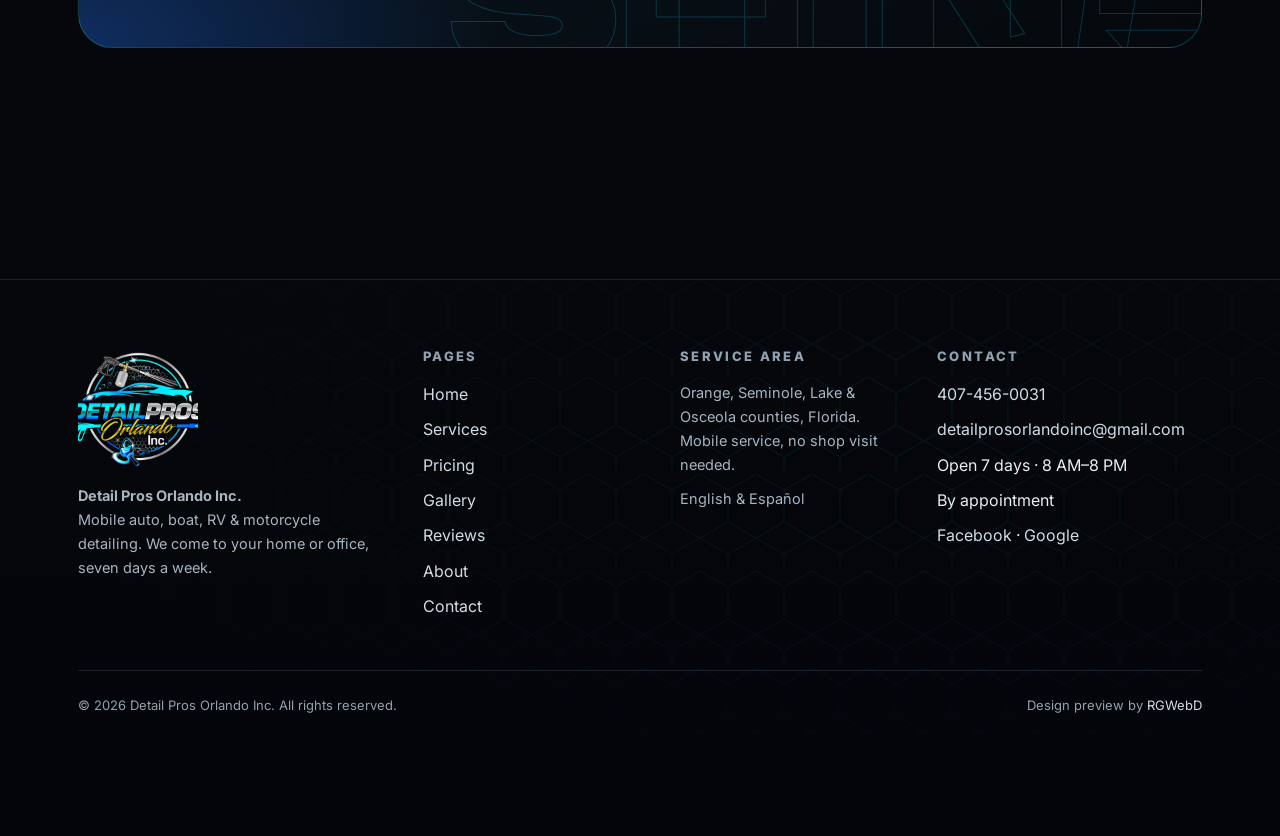
<file: pricing.html>
<!doctype html><html lang="en"><head><meta charset="utf-8"><meta name="viewport" content="width=device-width,initial-scale=1,viewport-fit=cover">
<title>Detailing Prices | Signature, Ultimate &amp; Interior Packages | Detail Pros Orlando</title><meta name="description" content="Mobile detailing prices in Orlando: Premium Interior from $139.95, Signature Detail from $169.95, Ultimate Detail from $199.95, add-ons from $16. Call 407-456-0031."><link rel="canonical" href="https://rgwebd.github.io/detailprosorlando/pricing.html">
<meta name="theme-color" content="#05070a"><meta property="og:type" content="website"><meta property="og:site_name" content="Detail Pros Orlando Inc."><meta property="og:title" content="Detailing Prices | Signature, Ultimate &amp; Interior Packages | Detail Pros Orlando"><meta property="og:description" content="Mobile detailing prices in Orlando: Premium Interior from $139.95, Signature Detail from $169.95, Ultimate Detail from $199.95, add-ons from $16. Call 407-456-0031."><meta property="og:url" content="https://rgwebd.github.io/detailprosorlando/pricing.html"><meta property="og:image" content="https://rgwebd.github.io/detailprosorlando/assets/og-image.jpg"><meta property="og:image:width" content="1200"><meta property="og:image:height" content="630">
<meta name="twitter:card" content="summary_large_image"><meta name="twitter:title" content="Detailing Prices | Signature, Ultimate &amp; Interior Packages | Detail Pros Orlando"><meta name="twitter:description" content="Mobile detailing prices in Orlando: Premium Interior from $139.95, Signature Detail from $169.95, Ultimate Detail from $199.95, add-ons from $16. Call 407-456-0031."><meta name="twitter:image" content="https://rgwebd.github.io/detailprosorlando/assets/og-image.jpg">
<link rel="icon" href="favicon.ico" sizes="any"><link rel="icon" type="image/png" sizes="32x32" href="assets/brand/fav-32.png"><link rel="apple-touch-icon" href="apple-touch-icon.png">
<link rel="preconnect" href="https://fonts.googleapis.com"><link rel="preconnect" href="https://fonts.gstatic.com" crossorigin><link href="https://fonts.googleapis.com/css2?family=Inter:wght@400;500;600;700;800&family=Unbounded:wght@600;700;800;900&family=Yellowtail&display=swap" rel="stylesheet"><link rel="stylesheet" href="assets/styles.css"></head><body><a class="skip" href="#main">Skip to content</a><div class="prog" aria-hidden="true"></div>
<header class="hdr"><div class="hdr-in"><a class="brand" href="index.html" aria-label="Detail Pros Orlando Inc. home"><img src="assets/brand/logo-160.webp" width="160" height="160" alt="Detail Pros Orlando Inc. emblem"><span><b>DETAIL PROS</b><i>Orlando</i></span></a>
<nav class="nav" aria-label="Main"><a href="index.html">Home</a><a href="services.html">Services</a><a href="pricing.html" aria-current=page>Pricing</a><a href="gallery.html">Gallery</a><a href="reviews.html">Reviews</a><a href="about.html">About</a><a href="contact.html">Contact</a></nav><div class="ctas"><a class="btn sm gh" href="tel:+14074560031"><svg viewBox="0 0 24 24" fill="none" stroke="currentColor" stroke-width="2" stroke-linecap="round" stroke-linejoin="round" aria-hidden="true"><path d="M22 16.9v3a2 2 0 0 1-2.2 2 19.8 19.8 0 0 1-8.6-3.1 19.5 19.5 0 0 1-6-6A19.8 19.8 0 0 1 2.1 4.2 2 2 0 0 1 4.1 2h3a2 2 0 0 1 2 1.7c.1 1 .4 1.9.7 2.8a2 2 0 0 1-.5 2.1L8 9.9a16 16 0 0 0 6 6l1.3-1.3a2 2 0 0 1 2.1-.4c.9.3 1.8.6 2.8.7a2 2 0 0 1 1.7 2z"/></svg><span>407-456-0031</span></a><a class="btn sm pri" href="contact.html#quote"><svg viewBox="0 0 24 24" fill="none" stroke="currentColor" stroke-width="2" stroke-linecap="round" stroke-linejoin="round" aria-hidden="true"><rect x="3" y="4" width="18" height="17" rx="2"/><path d="M3 9h18M8 2v4M16 2v4"/></svg><span>Book</span></a></div>
<button class="burger" aria-label="Menu" aria-expanded="false" aria-controls="mnav"><span></span><span></span><span></span></button></div></header>
<div class="mnav" id="mnav"><a class="ml" href="index.html">Home</a><a class="ml" href="services.html">Services</a><a class="ml" href="pricing.html" aria-current=page>Pricing</a><a class="ml" href="gallery.html">Gallery</a><a class="ml" href="reviews.html">Reviews</a><a class="ml" href="about.html">About</a><a class="ml" href="contact.html">Contact</a><div class="ctas"><a class="btn mag pri" href="tel:+14074560031"><svg viewBox="0 0 24 24" fill="none" stroke="currentColor" stroke-width="2" stroke-linecap="round" stroke-linejoin="round" aria-hidden="true"><path d="M22 16.9v3a2 2 0 0 1-2.2 2 19.8 19.8 0 0 1-8.6-3.1 19.5 19.5 0 0 1-6-6A19.8 19.8 0 0 1 2.1 4.2 2 2 0 0 1 4.1 2h3a2 2 0 0 1 2 1.7c.1 1 .4 1.9.7 2.8a2 2 0 0 1-.5 2.1L8 9.9a16 16 0 0 0 6 6l1.3-1.3a2 2 0 0 1 2.1-.4c.9.3 1.8.6 2.8.7a2 2 0 0 1 1.7 2z"/></svg><span>Call 407-456-0031</span></a><a class="btn mag gh" href="sms:+14074560031?&body=Hi%20Detail%20Pros%21%20I%27d%20like%20to%20book%20a%20mobile%20detail.%20Vehicle%3A%20"><svg viewBox="0 0 24 24" fill="none" stroke="currentColor" stroke-width="2" stroke-linecap="round" stroke-linejoin="round" aria-hidden="true"><path d="M21 12a8 8 0 0 1-11.8 7L3 21l2-6.2A8 8 0 1 1 21 12z"/></svg><span>Text to book</span></a></div></div><main id="main"><section class="ph"><div class="hex" aria-hidden="true"></div><div class="wrap"><div><ol class="crumbs"><li><a href="index.html">Home</a></li><li aria-current="page">Pricing</li></ol>
<h1 class="split-t">Prices that <span class="cy">shine</span> too.</h1><p class="lead" data-r style="--d:.2s">Starting-at prices from Detail Pros’ current published menu. Pick your vehicle size to see Signature and Ultimate pricing.</p><div class="ctas" style="display:flex;flex-wrap:wrap;gap:12px;margin-top:26px"><a class="btn mag pri" href="tel:+14074560031"><svg viewBox="0 0 24 24" fill="none" stroke="currentColor" stroke-width="2" stroke-linecap="round" stroke-linejoin="round" aria-hidden="true"><path d="M22 16.9v3a2 2 0 0 1-2.2 2 19.8 19.8 0 0 1-8.6-3.1 19.5 19.5 0 0 1-6-6A19.8 19.8 0 0 1 2.1 4.2 2 2 0 0 1 4.1 2h3a2 2 0 0 1 2 1.7c.1 1 .4 1.9.7 2.8a2 2 0 0 1-.5 2.1L8 9.9a16 16 0 0 0 6 6l1.3-1.3a2 2 0 0 1 2.1-.4c.9.3 1.8.6 2.8.7a2 2 0 0 1 1.7 2z"/></svg><span>Call 407-456-0031</span></a><a class="btn mag gh" href="sms:+14074560031?&body=Hi%20Detail%20Pros%21%20I%27d%20like%20to%20book%20a%20mobile%20detail.%20Vehicle%3A%20"><svg viewBox="0 0 24 24" fill="none" stroke="currentColor" stroke-width="2" stroke-linecap="round" stroke-linejoin="round" aria-hidden="true"><path d="M21 12a8 8 0 0 1-11.8 7L3 21l2-6.2A8 8 0 1 1 21 12z"/></svg><span>Text to book</span></a></div></div>
<div class="phf" data-r="zoom"><img src="assets/img/w17-1600.webp" srcset="assets/img/w17-800.webp 800w, assets/img/w17-1600.webp 1600w" sizes="(max-width:1000px) 100vw, 50vw" width="1600" height="1200" alt="Red Ford F-150 FX4 bed and tail light after a detail" fetchpriority="high" decoding="async" ></div></div></section>
<section class="sec" style="padding-top:20px"><div class="wrap"><p class="eb">Choose your vehicle</p><h2 class="split-t" style="font-size:clamp(28px,3.4vw,46px)">What are we detailing?</h2>
<div class="sizes" role="tablist" aria-label="Vehicle size" data-p='{"p-sig": ["169.95", "179.95", "189.95", "219.95"], "p-ult": ["199.95", "219.95", "239.95", "279.95"]}'><button role="tab" aria-selected="true" tabindex="0" data-l="Coupes &amp; light trucks"><svg viewBox="0 0 80 32" aria-hidden="true"><path d="M4 26h6a6 6 0 0 1 12 0h34a6 6 0 0 1 12 0h6v-6l-8-3-12-8H30l-12 8-12 2z" fill="currentColor"/></svg>Coupes &amp; light trucks</button><button role="tab" aria-selected="false" tabindex="-1" data-l="Sedans"><svg viewBox="0 0 80 32" aria-hidden="true"><path d="M3 26h7a6 6 0 0 1 12 0h34a6 6 0 0 1 12 0h7v-7l-6-2-10-8H28l-11 8-12 2z" fill="currentColor"/></svg>Sedans</button><button role="tab" aria-selected="false" tabindex="-1" data-l="2-door trucks &amp; small SUVs"><svg viewBox="0 0 80 32" aria-hidden="true"><path d="M3 26h7a6 6 0 0 1 12 0h34a6 6 0 0 1 12 0h7V12l-6-1-4-6H22l-8 7-10 2z" fill="currentColor"/></svg>2-door trucks &amp; small SUVs</button><button role="tab" aria-selected="false" tabindex="-1" data-l="Full-size SUVs &amp; large trucks"><svg viewBox="0 0 80 32" aria-hidden="true"><path d="M2 26h8a6 6 0 0 1 12 0h34a6 6 0 0 1 12 0h8V16H48V6H30l-8 9-18 2z" fill="currentColor"/></svg>Full-size SUVs &amp; large trucks</button></div>
<div class="pks">
<article class="pk" id="interior" data-r><h3>Premium Interior</h3><p class="mu">Every surface inside, steam cleaned.</p><div class="pr"><small>Starting at · price may vary by size and condition</small><sup>$</sup>139.95</div><ul><li>Interior vacuumed, personal items bagged</li><li>Mats and seats steam cleaned &amp; extracted</li><li>Carpets shampooed</li><li>Door panels, steering wheel &amp; shifter</li></ul><details class="pkd"><summary>Everything included</summary><ul><li>Interior vacuumed, personal items bagged</li><li>Mats and seats steam cleaned &amp; extracted</li><li>Carpets shampooed</li><li>Door panels, steering wheel &amp; shifter</li><li>Visors, windows &amp; headliner</li><li>Leather / vinyl cleaned &amp; conditioned</li><li>Steam disinfect &amp; sanitize</li><li>Trunk, dash, console &amp; instrument panel</li></ul></details><a class="btn gh" href="tel:+14074560031" style="margin-top:22px"><svg viewBox="0 0 24 24" fill="none" stroke="currentColor" stroke-width="2" stroke-linecap="round" stroke-linejoin="round" aria-hidden="true"><path d="M22 16.9v3a2 2 0 0 1-2.2 2 19.8 19.8 0 0 1-8.6-3.1 19.5 19.5 0 0 1-6-6A19.8 19.8 0 0 1 2.1 4.2 2 2 0 0 1 4.1 2h3a2 2 0 0 1 2 1.7c.1 1 .4 1.9.7 2.8a2 2 0 0 1-.5 2.1L8 9.9a16 16 0 0 0 6 6l1.3-1.3a2 2 0 0 1 2.1-.4c.9.3 1.8.6 2.8.7a2 2 0 0 1 1.7 2z"/></svg><span>Book Premium Interior</span></a></article>
<article class="pk feat" id="signature" data-r style="--d:.1s"><span class="bd">Inside + out</span><h3>Signature Detail</h3><p class="mu">For: <span data-sizelabel>Coupes & light trucks</span></p><div class="pr"><small>Starting at</small><sup>$</sup><span class="odo" id="p-sig" data-v="169.95"></span></div><ul><li>Hand wash</li><li>Liquid carnauba wax</li><li>Tires, wheels &amp; wheel wells</li><li>Interior vacuumed, trunk included</li></ul><details class="pkd"><summary>Everything included</summary><ul><li>Hand wash</li><li>Liquid carnauba wax</li><li>Tires, wheels &amp; wheel wells</li><li>Interior vacuumed, trunk included</li><li>Dash, console &amp; cup holders</li><li>Carpet, seats, mats &amp; upholstery steam cleaned</li><li>Interior sanitizing</li><li>Trim conditioned</li><li>Bug &amp; tar removal</li><li>Wheels &amp; chrome polished</li><li>Door jambs &amp; gas compartment</li><li>Exhaust tips</li><li>Air freshener</li></ul></details><a class="btn pri" href="tel:+14074560031" style="margin-top:22px"><svg viewBox="0 0 24 24" fill="none" stroke="currentColor" stroke-width="2" stroke-linecap="round" stroke-linejoin="round" aria-hidden="true"><path d="M22 16.9v3a2 2 0 0 1-2.2 2 19.8 19.8 0 0 1-8.6-3.1 19.5 19.5 0 0 1-6-6A19.8 19.8 0 0 1 2.1 4.2 2 2 0 0 1 4.1 2h3a2 2 0 0 1 2 1.7c.1 1 .4 1.9.7 2.8a2 2 0 0 1-.5 2.1L8 9.9a16 16 0 0 0 6 6l1.3-1.3a2 2 0 0 1 2.1-.4c.9.3 1.8.6 2.8.7a2 2 0 0 1 1.7 2z"/></svg><span>Book Signature</span></a></article>
<article class="pk" id="ultimate" data-r style="--d:.2s"><h3>Ultimate Detail</h3><p class="mu">Clay bar, decon and the full interior.</p><div class="pr"><small>Starting at</small><sup>$</sup><span class="odo" id="p-ult" data-v="199.95"></span></div><ul><li>Hand wash with pH-balanced soap</li><li>Clay bar &amp; paint decontamination</li><li>Carnauba wax (ceramic wax +$30)</li><li>Hand dried</li></ul><details class="pkd"><summary>Everything included</summary><ul><li>Hand wash with pH-balanced soap</li><li>Clay bar &amp; paint decontamination</li><li>Carnauba wax (ceramic wax +$30)</li><li>Hand dried</li><li>Wheels &amp; chrome polished</li><li>Interior vacuum</li><li>Carpet, seats, mats &amp; upholstery steam cleaned</li><li>Interior sanitized</li><li>Leather cleaned &amp; conditioned</li><li>Wheel wells &amp; trim conditioned</li><li>Bug &amp; tar removal</li><li>Windows</li><li>Gas compartment</li><li>Trunk / cargo vacuumed</li><li>Rims &amp; tires dressed</li><li>Door &amp; trunk jambs</li><li>Exhaust tips polished</li><li>Air freshener</li></ul></details><a class="btn gh" href="tel:+14074560031" style="margin-top:22px"><svg viewBox="0 0 24 24" fill="none" stroke="currentColor" stroke-width="2" stroke-linecap="round" stroke-linejoin="round" aria-hidden="true"><path d="M22 16.9v3a2 2 0 0 1-2.2 2 19.8 19.8 0 0 1-8.6-3.1 19.5 19.5 0 0 1-6-6A19.8 19.8 0 0 1 2.1 4.2 2 2 0 0 1 4.1 2h3a2 2 0 0 1 2 1.7c.1 1 .4 1.9.7 2.8a2 2 0 0 1-.5 2.1L8 9.9a16 16 0 0 0 6 6l1.3-1.3a2 2 0 0 1 2.1-.4c.9.3 1.8.6 2.8.7a2 2 0 0 1 1.7 2z"/></svg><span>Book Ultimate</span></a></article></div>
<p class="pnote">Prices are “starting at” and come from Detail Pros’ current published menu. Final pricing depends on the size and condition of the vehicle. Boat, RV and motorcycle details are quoted by phone.</p></div></section>
<section class="sec" style="padding-top:0"><div class="wrap"><div class="ttl"><div><p class="eb">Quick services</p><h2 class="split-t">Wash &amp; wax menu.</h2></div></div>
<div class="pks" style="grid-template-columns:repeat(2,1fr)">
<article class="pk" data-r><h3>Premium Wax</h3><div class="pr"><sup>$</sup>99.95</div><ul><li>Superior hand wash</li><li>Liquid carnauba wax</li><li>Upgrade to ceramic wax for an additional $40</li></ul><a class="btn gh" href="tel:+14074560031"><svg viewBox="0 0 24 24" fill="none" stroke="currentColor" stroke-width="2" stroke-linecap="round" stroke-linejoin="round" aria-hidden="true"><path d="M22 16.9v3a2 2 0 0 1-2.2 2 19.8 19.8 0 0 1-8.6-3.1 19.5 19.5 0 0 1-6-6A19.8 19.8 0 0 1 2.1 4.2 2 2 0 0 1 4.1 2h3a2 2 0 0 1 2 1.7c.1 1 .4 1.9.7 2.8a2 2 0 0 1-.5 2.1L8 9.9a16 16 0 0 0 6 6l1.3-1.3a2 2 0 0 1 2.1-.4c.9.3 1.8.6 2.8.7a2 2 0 0 1 1.7 2z"/></svg><span>Book Premium Wax</span></a></article>
<article class="pk" data-r style="--d:.1s"><h3>Interior Detail</h3><div class="pr"><sup>$</sup>99.95</div><ul><li>Superior hand wash plus</li><li>Liquid carnauba or ceramic wax</li><li>Vehicle hand dried</li></ul><a class="btn gh" href="tel:+14074560031"><svg viewBox="0 0 24 24" fill="none" stroke="currentColor" stroke-width="2" stroke-linecap="round" stroke-linejoin="round" aria-hidden="true"><path d="M22 16.9v3a2 2 0 0 1-2.2 2 19.8 19.8 0 0 1-8.6-3.1 19.5 19.5 0 0 1-6-6A19.8 19.8 0 0 1 2.1 4.2 2 2 0 0 1 4.1 2h3a2 2 0 0 1 2 1.7c.1 1 .4 1.9.7 2.8a2 2 0 0 1-.5 2.1L8 9.9a16 16 0 0 0 6 6l1.3-1.3a2 2 0 0 1 2.1-.4c.9.3 1.8.6 2.8.7a2 2 0 0 1 1.7 2z"/></svg><span>Book Interior Detail</span></a></article></div>
<h3 style="margin-top:56px">Add-ons</h3><div class="addons"><div class="ad"><b>Rain-X treatment</b><span>$16</span></div><div class="ad"><b>Child stroller cleaning</b><span>$25</span></div><div class="ad"><b>Pet hair removal</b><span>$30</span></div><div class="ad"><b>Interior sanitizing</b><span>$30</span></div><div class="ad"><b>Ceramic wax</b><span>$30</span></div><div class="ad"><b>Headlight restoration</b><span>$69</span></div></div></div></section>
<section class="sec" style="padding-top:0"><div class="wrap"><div class="cta" data-r="zoom"><canvas class="beads" data-n="55" aria-hidden="true"></canvas><span class="ghost" aria-hidden="true">SHINE</span>
<p class="eb">Book your detail</p><h2>Get your exact price.</h2><p class="lead">Every vehicle is a little different. Call or text with the year, make and model and we will quote it.</p><a class="big chrome" href="tel:+14074560031">407-456-0031</a>
<div class="ctas"><a class="btn mag pri xl" href="tel:+14074560031"><svg viewBox="0 0 24 24" fill="none" stroke="currentColor" stroke-width="2" stroke-linecap="round" stroke-linejoin="round" aria-hidden="true"><path d="M22 16.9v3a2 2 0 0 1-2.2 2 19.8 19.8 0 0 1-8.6-3.1 19.5 19.5 0 0 1-6-6A19.8 19.8 0 0 1 2.1 4.2 2 2 0 0 1 4.1 2h3a2 2 0 0 1 2 1.7c.1 1 .4 1.9.7 2.8a2 2 0 0 1-.5 2.1L8 9.9a16 16 0 0 0 6 6l1.3-1.3a2 2 0 0 1 2.1-.4c.9.3 1.8.6 2.8.7a2 2 0 0 1 1.7 2z"/></svg><span>Call now</span></a><a class="btn mag gold xl" href="sms:+14074560031?&body=Hi%20Detail%20Pros%21%20I%27d%20like%20to%20book%20a%20mobile%20detail.%20Vehicle%3A%20"><svg viewBox="0 0 24 24" fill="none" stroke="currentColor" stroke-width="2" stroke-linecap="round" stroke-linejoin="round" aria-hidden="true"><path d="M21 12a8 8 0 0 1-11.8 7L3 21l2-6.2A8 8 0 1 1 21 12z"/></svg><span>Text to book</span></a><a class="btn gh xl" href="mailto:detailprosorlandoinc@gmail.com?subject=Mobile%20detail%20request"><svg viewBox="0 0 24 24" fill="none" stroke="currentColor" stroke-width="2" stroke-linecap="round" stroke-linejoin="round" aria-hidden="true"><rect x="3" y="5" width="18" height="14" rx="2"/><path d="M3 7l9 6 9-6"/></svg><span>Email us</span></a></div></div></div></section></main><footer class="ft"><div class="hex" aria-hidden="true"></div><div class="wrap"><div class="ft-g">
<div><img class="lg" src="assets/brand/logo-360.webp" width="360" height="360" alt="Detail Pros Orlando Inc. logo" loading="lazy"><p><b>Detail Pros Orlando Inc.</b><br>Mobile auto, boat, RV &amp; motorcycle detailing. We come to your home or office, seven days a week.</p></div>
<div><h4>Pages</h4><ul><li><a href="index.html">Home</a></li><li><a href="services.html">Services</a></li><li><a href="pricing.html">Pricing</a></li><li><a href="gallery.html">Gallery</a></li><li><a href="reviews.html">Reviews</a></li><li><a href="about.html">About</a></li><li><a href="contact.html">Contact</a></li></ul></div>
<div><h4>Service area</h4><p>Orange, Seminole, Lake &amp; Osceola counties, Florida. Mobile service, no shop visit needed.</p><p>English &amp; Español</p></div>
<div><h4>Contact</h4><ul><li><a href="tel:+14074560031">407-456-0031</a></li><li><a href="mailto:detailprosorlandoinc@gmail.com">detailprosorlandoinc@gmail.com</a></li><li>Open 7 days · 8 AM–8 PM</li><li>By appointment</li><li><a href="https://www.facebook.com/p/Detail-Pros-Orlando-Inc-100091688833386/" rel="noopener" target="_blank">Facebook</a> · <a href="https://www.google.com/maps/place/?q=place_id:ChIJybDPJlnRWkIROPiOTczLTPM" rel="noopener" target="_blank">Google</a></li></ul></div>
</div><div class="ft-b"><span>© <span data-yr>2026</span> Detail Pros Orlando Inc. All rights reserved.</span><span>Design preview by <a href="https://github.com/RGWebD" rel="noopener">RGWebD</a></span></div></div></footer>
<div class="mbar" aria-label="Quick contact"><a class="btn mag pri" href="tel:+14074560031"><svg viewBox="0 0 24 24" fill="none" stroke="currentColor" stroke-width="2" stroke-linecap="round" stroke-linejoin="round" aria-hidden="true"><path d="M22 16.9v3a2 2 0 0 1-2.2 2 19.8 19.8 0 0 1-8.6-3.1 19.5 19.5 0 0 1-6-6A19.8 19.8 0 0 1 2.1 4.2 2 2 0 0 1 4.1 2h3a2 2 0 0 1 2 1.7c.1 1 .4 1.9.7 2.8a2 2 0 0 1-.5 2.1L8 9.9a16 16 0 0 0 6 6l1.3-1.3a2 2 0 0 1 2.1-.4c.9.3 1.8.6 2.8.7a2 2 0 0 1 1.7 2z"/></svg><span>Call</span></a><a class="btn mag gold" href="sms:+14074560031?&body=Hi%20Detail%20Pros%21%20I%27d%20like%20to%20book%20a%20mobile%20detail.%20Vehicle%3A%20"><svg viewBox="0 0 24 24" fill="none" stroke="currentColor" stroke-width="2" stroke-linecap="round" stroke-linejoin="round" aria-hidden="true"><path d="M21 12a8 8 0 0 1-11.8 7L3 21l2-6.2A8 8 0 1 1 21 12z"/></svg><span>Text to book</span></a></div>
<div class="demo" role="note">Design preview by RGWebD <button type="button" aria-label="Dismiss preview note"><svg viewBox="0 0 24 24" fill="none" stroke="currentColor" stroke-width="2.2" stroke-linecap="round" aria-hidden="true"><path d="M6 6l12 12M18 6L6 18"/></svg></button></div>
<script>document.querySelectorAll('[data-yr]').forEach(function(s){s.textContent=new Date().getFullYear()})</script>
<script src="assets/script.js" defer></script><script type="application/ld+json">{"@context": "https://schema.org", "@type": "AutoWash", "@id": "https://rgwebd.github.io/detailprosorlando/#business", "name": "Detail Pros Orlando Inc.", "url": "https://rgwebd.github.io/detailprosorlando/", "description": "Mobile auto, boat, RV and motorcycle detailing that comes to your home or office in the Orlando area, seven days a week.", "telephone": "+1-407-456-0031", "email": "detailprosorlandoinc@gmail.com", "logo": "https://rgwebd.github.io/detailprosorlando/assets/brand/logo-512.png", "image": ["https://rgwebd.github.io/detailprosorlando/assets/og-image.jpg", "https://rgwebd.github.io/detailprosorlando/assets/img/w19-1600.webp"], "address": {"@type": "PostalAddress", "addressLocality": "Orlando", "addressRegion": "FL", "addressCountry": "US"}, "areaServed": [{"@type": "AdministrativeArea", "name": "Orange County, FL"}, {"@type": "AdministrativeArea", "name": "Seminole County, FL"}, {"@type": "AdministrativeArea", "name": "Lake County, FL"}, {"@type": "AdministrativeArea", "name": "Osceola County, FL"}, {"@type": "City", "name": "Orlando, FL"}, {"@type": "City", "name": "Lake Nona, FL"}, {"@type": "City", "name": "Winter Park, FL"}, {"@type": "City", "name": "Windermere, FL"}, {"@type": "City", "name": "Celebration, FL"}, {"@type": "City", "name": "Kissimmee, FL"}, {"@type": "City", "name": "Saint Cloud, FL"}, {"@type": "City", "name": "Altamonte Springs, FL"}, {"@type": "City", "name": "Lake Mary, FL"}, {"@type": "City", "name": "Sanford, FL"}], "openingHoursSpecification": [{"@type": "OpeningHoursSpecification", "dayOfWeek": ["Monday", "Tuesday", "Wednesday", "Thursday", "Friday", "Saturday", "Sunday"], "opens": "08:00", "closes": "20:00"}], "sameAs": ["https://www.facebook.com/p/Detail-Pros-Orlando-Inc-100091688833386/", "https://www.google.com/maps/place/?q=place_id:ChIJybDPJlnRWkIROPiOTczLTPM"], "knowsLanguage": ["en", "es"], "paymentAccepted": "Credit card, debit card, NFC mobile payments", "foundingDate": "2004", "founder": {"@type": "Person", "name": "Thomas Kerney", "jobTitle": "Founder and President"}, "priceRange": "$16–$279.95"}</script><script type="application/ld+json">{"@context": "https://schema.org", "@type": "BreadcrumbList", "itemListElement": [{"@type": "ListItem", "position": 1, "name": "Home", "item": "https://rgwebd.github.io/detailprosorlando/"}, {"@type": "ListItem", "position": 2, "name": "Pricing", "item": "https://rgwebd.github.io/detailprosorlando/pricing.html"}]}</script><script type="application/ld+json">{"@context": "https://schema.org", "@type": "OfferCatalog", "name": "Detail Pros Orlando price menu", "url": "https://rgwebd.github.io/detailprosorlando/pricing.html", "itemListElement": [{"@type": "Offer", "itemOffered": {"@type": "Service", "name": "Premium Interior Detailing", "provider": {"@id": "https://rgwebd.github.io/detailprosorlando/#business"}}, "priceSpecification": {"@type": "PriceSpecification", "price": "139.95", "priceCurrency": "USD", "minPrice": "139.95"}, "priceCurrency": "USD", "price": "139.95"}, {"@type": "Offer", "itemOffered": {"@type": "Service", "name": "Premium Wax", "provider": {"@id": "https://rgwebd.github.io/detailprosorlando/#business"}}, "priceSpecification": {"@type": "PriceSpecification", "price": "99.95", "priceCurrency": "USD", "minPrice": "99.95"}, "priceCurrency": "USD", "price": "99.95"}, {"@type": "Offer", "itemOffered": {"@type": "Service", "name": "Interior Detail", "provider": {"@id": "https://rgwebd.github.io/detailprosorlando/#business"}}, "priceSpecification": {"@type": "PriceSpecification", "price": "99.95", "priceCurrency": "USD", "minPrice": "99.95"}, "priceCurrency": "USD", "price": "99.95"}, {"@type": "Offer", "itemOffered": {"@type": "Service", "name": "Signature Detail – Coupes & light trucks", "provider": {"@id": "https://rgwebd.github.io/detailprosorlando/#business"}}, "priceSpecification": {"@type": "PriceSpecification", "price": "169.95", "priceCurrency": "USD", "minPrice": "169.95"}, "priceCurrency": "USD", "price": "169.95"}, {"@type": "Offer", "itemOffered": {"@type": "Service", "name": "Signature Detail – Sedans", "provider": {"@id": "https://rgwebd.github.io/detailprosorlando/#business"}}, "priceSpecification": {"@type": "PriceSpecification", "price": "179.95", "priceCurrency": "USD", "minPrice": "179.95"}, "priceCurrency": "USD", "price": "179.95"}, {"@type": "Offer", "itemOffered": {"@type": "Service", "name": "Signature Detail – 2-door trucks & small SUVs", "provider": {"@id": "https://rgwebd.github.io/detailprosorlando/#business"}}, "priceSpecification": {"@type": "PriceSpecification", "price": "189.95", "priceCurrency": "USD", "minPrice": "189.95"}, "priceCurrency": "USD", "price": "189.95"}, {"@type": "Offer", "itemOffered": {"@type": "Service", "name": "Signature Detail – Full-size SUVs & large trucks", "provider": {"@id": "https://rgwebd.github.io/detailprosorlando/#business"}}, "priceSpecification": {"@type": "PriceSpecification", "price": "219.95", "priceCurrency": "USD", "minPrice": "219.95"}, "priceCurrency": "USD", "price": "219.95"}, {"@type": "Offer", "itemOffered": {"@type": "Service", "name": "Ultimate Detail – Coupes & light trucks", "provider": {"@id": "https://rgwebd.github.io/detailprosorlando/#business"}}, "priceSpecification": {"@type": "PriceSpecification", "price": "199.95", "priceCurrency": "USD", "minPrice": "199.95"}, "priceCurrency": "USD", "price": "199.95"}, {"@type": "Offer", "itemOffered": {"@type": "Service", "name": "Ultimate Detail – Sedans", "provider": {"@id": "https://rgwebd.github.io/detailprosorlando/#business"}}, "priceSpecification": {"@type": "PriceSpecification", "price": "219.95", "priceCurrency": "USD", "minPrice": "219.95"}, "priceCurrency": "USD", "price": "219.95"}, {"@type": "Offer", "itemOffered": {"@type": "Service", "name": "Ultimate Detail – 2-door trucks & small SUVs", "provider": {"@id": "https://rgwebd.github.io/detailprosorlando/#business"}}, "priceSpecification": {"@type": "PriceSpecification", "price": "239.95", "priceCurrency": "USD", "minPrice": "239.95"}, "priceCurrency": "USD", "price": "239.95"}, {"@type": "Offer", "itemOffered": {"@type": "Service", "name": "Ultimate Detail – Full-size SUVs & large trucks", "provider": {"@id": "https://rgwebd.github.io/detailprosorlando/#business"}}, "priceSpecification": {"@type": "PriceSpecification", "price": "279.95", "priceCurrency": "USD", "minPrice": "279.95"}, "priceCurrency": "USD", "price": "279.95"}, {"@type": "Offer", "itemOffered": {"@type": "Service", "name": "Rain-X treatment", "provider": {"@id": "https://rgwebd.github.io/detailprosorlando/#business"}}, "priceSpecification": {"@type": "PriceSpecification", "price": "16", "priceCurrency": "USD", "minPrice": "16"}, "priceCurrency": "USD", "price": "16"}, {"@type": "Offer", "itemOffered": {"@type": "Service", "name": "Child stroller cleaning", "provider": {"@id": "https://rgwebd.github.io/detailprosorlando/#business"}}, "priceSpecification": {"@type": "PriceSpecification", "price": "25", "priceCurrency": "USD", "minPrice": "25"}, "priceCurrency": "USD", "price": "25"}, {"@type": "Offer", "itemOffered": {"@type": "Service", "name": "Pet hair removal", "provider": {"@id": "https://rgwebd.github.io/detailprosorlando/#business"}}, "priceSpecification": {"@type": "PriceSpecification", "price": "30", "priceCurrency": "USD", "minPrice": "30"}, "priceCurrency": "USD", "price": "30"}, {"@type": "Offer", "itemOffered": {"@type": "Service", "name": "Interior sanitizing", "provider": {"@id": "https://rgwebd.github.io/detailprosorlando/#business"}}, "priceSpecification": {"@type": "PriceSpecification", "price": "30", "priceCurrency": "USD", "minPrice": "30"}, "priceCurrency": "USD", "price": "30"}, {"@type": "Offer", "itemOffered": {"@type": "Service", "name": "Ceramic wax", "provider": {"@id": "https://rgwebd.github.io/detailprosorlando/#business"}}, "priceSpecification": {"@type": "PriceSpecification", "price": "30", "priceCurrency": "USD", "minPrice": "30"}, "priceCurrency": "USD", "price": "30"}, {"@type": "Offer", "itemOffered": {"@type": "Service", "name": "Headlight restoration", "provider": {"@id": "https://rgwebd.github.io/detailprosorlando/#business"}}, "priceSpecification": {"@type": "PriceSpecification", "price": "69", "priceCurrency": "USD", "minPrice": "69"}, "priceCurrency": "USD", "price": "69"}]}</script></body></html>
</file>
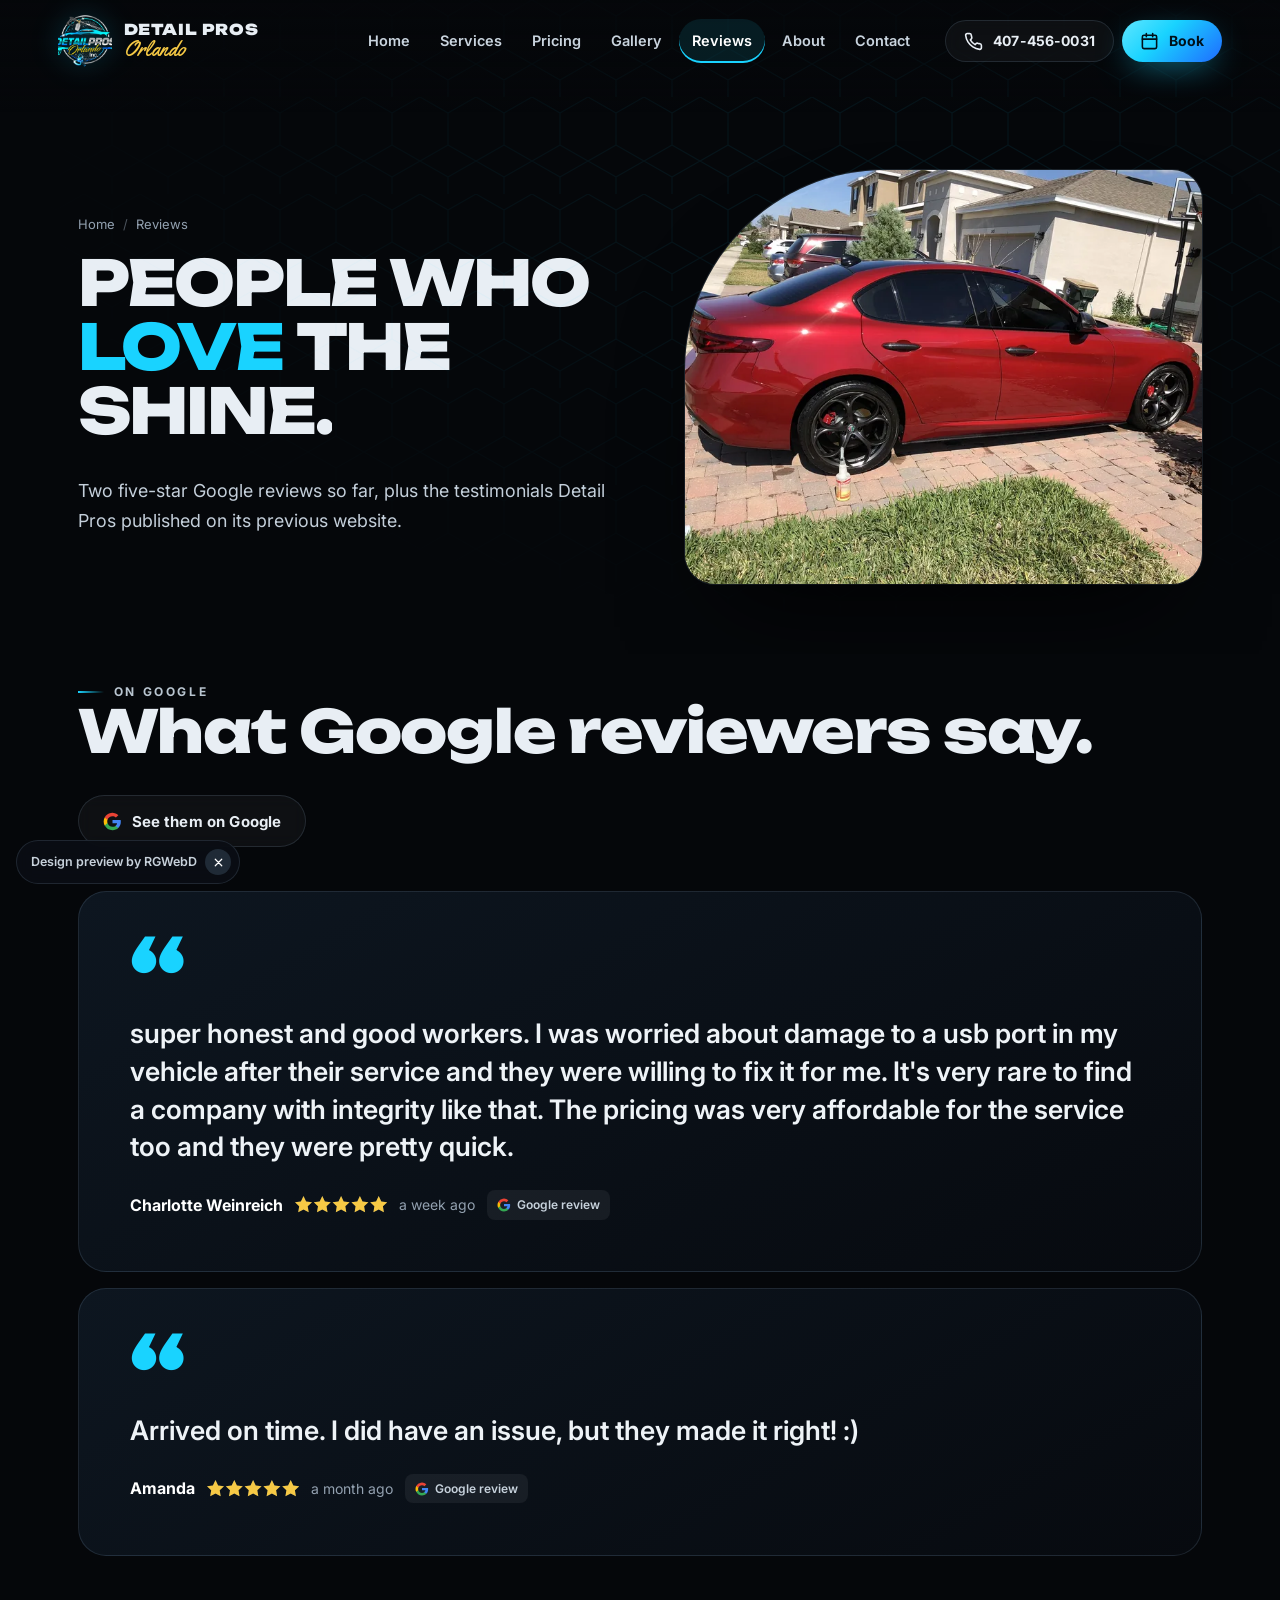
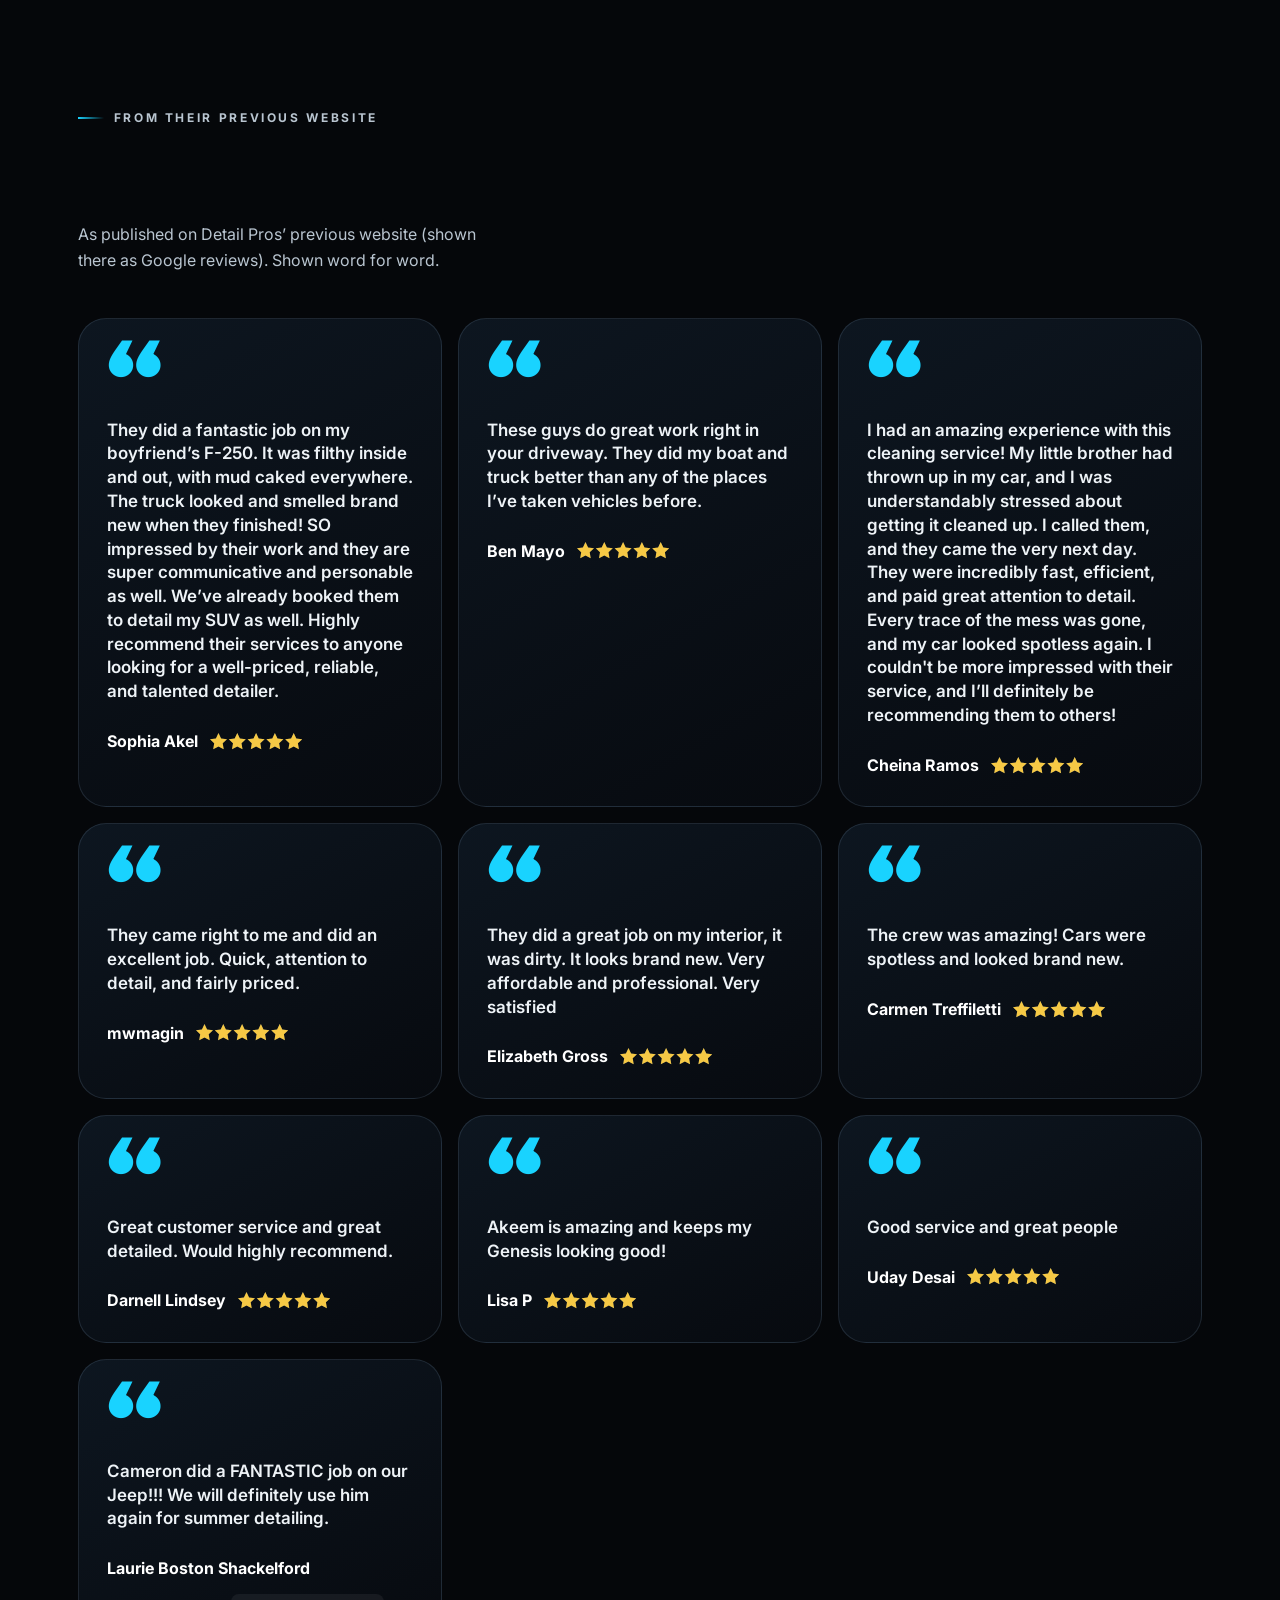
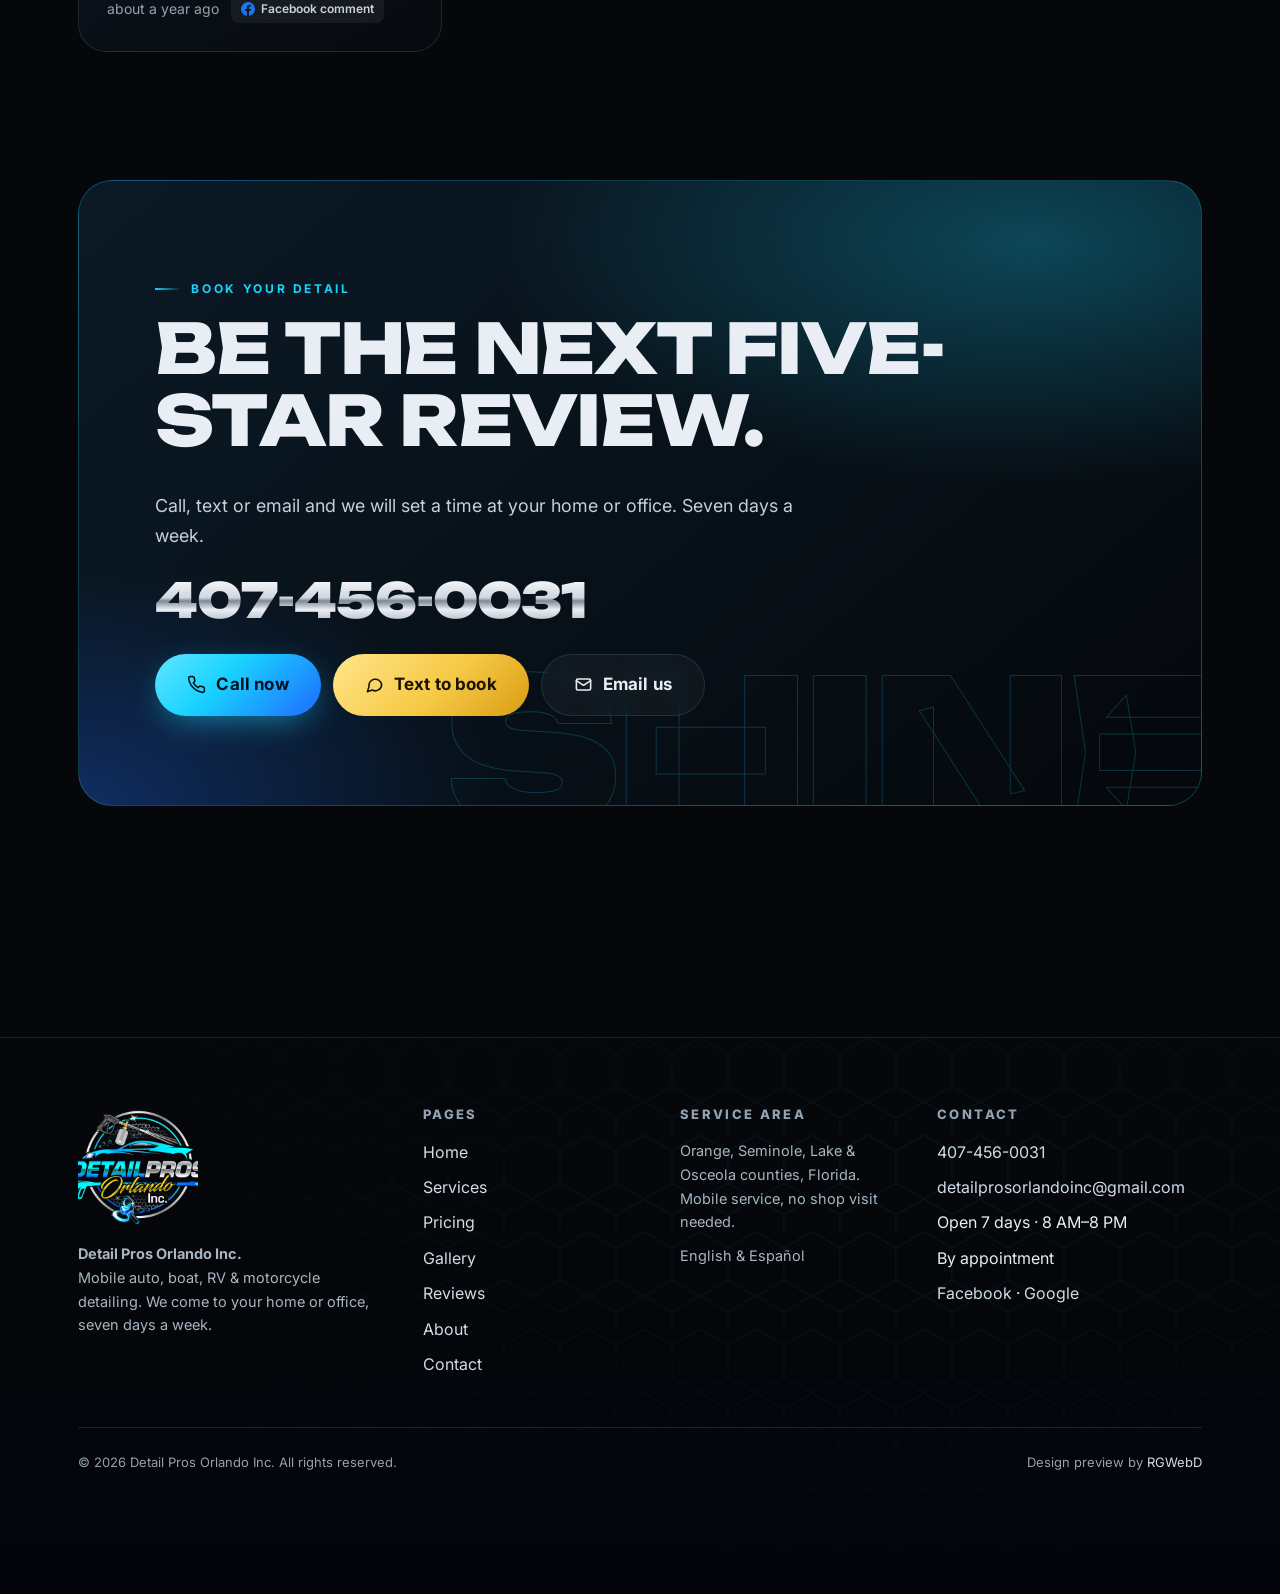
<file: reviews.html>
<!doctype html><html lang="en"><head><meta charset="utf-8"><meta name="viewport" content="width=device-width,initial-scale=1,viewport-fit=cover">
<title>Reviews | Detail Pros Orlando Inc. Mobile Detailing</title><meta name="description" content="Read Google reviews and customer testimonials for Detail Pros Orlando Inc., the mobile auto, boat, RV and motorcycle detailing company serving the Orlando area."><link rel="canonical" href="https://rgwebd.github.io/detailprosorlando/reviews.html">
<meta name="theme-color" content="#05070a"><meta property="og:type" content="website"><meta property="og:site_name" content="Detail Pros Orlando Inc."><meta property="og:title" content="Reviews | Detail Pros Orlando Inc. Mobile Detailing"><meta property="og:description" content="Read Google reviews and customer testimonials for Detail Pros Orlando Inc., the mobile auto, boat, RV and motorcycle detailing company serving the Orlando area."><meta property="og:url" content="https://rgwebd.github.io/detailprosorlando/reviews.html"><meta property="og:image" content="https://rgwebd.github.io/detailprosorlando/assets/og-image.jpg"><meta property="og:image:width" content="1200"><meta property="og:image:height" content="630">
<meta name="twitter:card" content="summary_large_image"><meta name="twitter:title" content="Reviews | Detail Pros Orlando Inc. Mobile Detailing"><meta name="twitter:description" content="Read Google reviews and customer testimonials for Detail Pros Orlando Inc., the mobile auto, boat, RV and motorcycle detailing company serving the Orlando area."><meta name="twitter:image" content="https://rgwebd.github.io/detailprosorlando/assets/og-image.jpg">
<link rel="icon" href="favicon.ico" sizes="any"><link rel="icon" type="image/png" sizes="32x32" href="assets/brand/fav-32.png"><link rel="apple-touch-icon" href="apple-touch-icon.png">
<link rel="preconnect" href="https://fonts.googleapis.com"><link rel="preconnect" href="https://fonts.gstatic.com" crossorigin><link href="https://fonts.googleapis.com/css2?family=Inter:wght@400;500;600;700;800&family=Unbounded:wght@600;700;800;900&family=Yellowtail&display=swap" rel="stylesheet"><link rel="stylesheet" href="assets/styles.css"></head><body><a class="skip" href="#main">Skip to content</a><div class="prog" aria-hidden="true"></div>
<header class="hdr"><div class="hdr-in"><a class="brand" href="index.html" aria-label="Detail Pros Orlando Inc. home"><img src="assets/brand/logo-160.webp" width="160" height="160" alt="Detail Pros Orlando Inc. emblem"><span><b>DETAIL PROS</b><i>Orlando</i></span></a>
<nav class="nav" aria-label="Main"><a href="index.html">Home</a><a href="services.html">Services</a><a href="pricing.html">Pricing</a><a href="gallery.html">Gallery</a><a href="reviews.html" aria-current=page>Reviews</a><a href="about.html">About</a><a href="contact.html">Contact</a></nav><div class="ctas"><a class="btn sm gh" href="tel:+14074560031"><svg viewBox="0 0 24 24" fill="none" stroke="currentColor" stroke-width="2" stroke-linecap="round" stroke-linejoin="round" aria-hidden="true"><path d="M22 16.9v3a2 2 0 0 1-2.2 2 19.8 19.8 0 0 1-8.6-3.1 19.5 19.5 0 0 1-6-6A19.8 19.8 0 0 1 2.1 4.2 2 2 0 0 1 4.1 2h3a2 2 0 0 1 2 1.7c.1 1 .4 1.9.7 2.8a2 2 0 0 1-.5 2.1L8 9.9a16 16 0 0 0 6 6l1.3-1.3a2 2 0 0 1 2.1-.4c.9.3 1.8.6 2.8.7a2 2 0 0 1 1.7 2z"/></svg><span>407-456-0031</span></a><a class="btn sm pri" href="contact.html#quote"><svg viewBox="0 0 24 24" fill="none" stroke="currentColor" stroke-width="2" stroke-linecap="round" stroke-linejoin="round" aria-hidden="true"><rect x="3" y="4" width="18" height="17" rx="2"/><path d="M3 9h18M8 2v4M16 2v4"/></svg><span>Book</span></a></div>
<button class="burger" aria-label="Menu" aria-expanded="false" aria-controls="mnav"><span></span><span></span><span></span></button></div></header>
<div class="mnav" id="mnav"><a class="ml" href="index.html">Home</a><a class="ml" href="services.html">Services</a><a class="ml" href="pricing.html">Pricing</a><a class="ml" href="gallery.html">Gallery</a><a class="ml" href="reviews.html" aria-current=page>Reviews</a><a class="ml" href="about.html">About</a><a class="ml" href="contact.html">Contact</a><div class="ctas"><a class="btn mag pri" href="tel:+14074560031"><svg viewBox="0 0 24 24" fill="none" stroke="currentColor" stroke-width="2" stroke-linecap="round" stroke-linejoin="round" aria-hidden="true"><path d="M22 16.9v3a2 2 0 0 1-2.2 2 19.8 19.8 0 0 1-8.6-3.1 19.5 19.5 0 0 1-6-6A19.8 19.8 0 0 1 2.1 4.2 2 2 0 0 1 4.1 2h3a2 2 0 0 1 2 1.7c.1 1 .4 1.9.7 2.8a2 2 0 0 1-.5 2.1L8 9.9a16 16 0 0 0 6 6l1.3-1.3a2 2 0 0 1 2.1-.4c.9.3 1.8.6 2.8.7a2 2 0 0 1 1.7 2z"/></svg><span>Call 407-456-0031</span></a><a class="btn mag gh" href="sms:+14074560031?&body=Hi%20Detail%20Pros%21%20I%27d%20like%20to%20book%20a%20mobile%20detail.%20Vehicle%3A%20"><svg viewBox="0 0 24 24" fill="none" stroke="currentColor" stroke-width="2" stroke-linecap="round" stroke-linejoin="round" aria-hidden="true"><path d="M21 12a8 8 0 0 1-11.8 7L3 21l2-6.2A8 8 0 1 1 21 12z"/></svg><span>Text to book</span></a></div></div><main id="main"><section class="ph"><div class="hex" aria-hidden="true"></div><div class="wrap"><div><ol class="crumbs"><li><a href="index.html">Home</a></li><li aria-current="page">Reviews</li></ol>
<h1 class="split-t">People who <span class="cy">love</span> the shine.</h1><p class="lead" data-r style="--d:.2s">Two five-star Google reviews so far, plus the testimonials Detail Pros published on its previous website.</p></div>
<div class="phf" data-r="zoom"><img src="assets/img/w25-1600.webp" srcset="assets/img/w25-800.webp 800w, assets/img/w25-1600.webp 1600w" sizes="(max-width:1000px) 100vw, 50vw" width="1600" height="1200" alt="Red Alfa Romeo Giulia shining on a brick driveway" fetchpriority="high" decoding="async" ></div></div></section>
<section class="sec" style="padding-top:20px"><div class="wrap"><div class="ttl"><div><p class="eb">On Google</p><h2 class="split-t">What Google reviewers say.</h2></div><p><a class="btn gh" href="https://www.google.com/maps/place/?q=place_id:ChIJybDPJlnRWkIROPiOTczLTPM" target="_blank" rel="noopener"><svg viewBox="0 0 24 24" aria-hidden="true"><path fill="#4285F4" d="M22.5 12.3c0-.8-.1-1.5-.2-2.2H12v4.2h5.9a5 5 0 0 1-2.2 3.3v2.7h3.5c2.1-1.9 3.3-4.7 3.3-8z"/><path fill="#34A853" d="M12 23c3 0 5.5-1 7.3-2.7l-3.5-2.7c-1 .7-2.3 1.1-3.8 1.1-2.9 0-5.4-2-6.3-4.7H2.1v2.8A11 11 0 0 0 12 23z"/><path fill="#FBBC05" d="M5.7 14a6.6 6.6 0 0 1 0-4.2V7H2.1a11 11 0 0 0 0 9.9z"/><path fill="#EA4335" d="M12 5.4c1.6 0 3.1.6 4.3 1.7l3.1-3.1A11 11 0 0 0 2.1 7l3.6 2.8C6.6 7.3 9.1 5.4 12 5.4z"/></svg><span>See them on Google</span></a></p></div><figure class="rvw-s" data-r style="margin:0 0 16px"><q>super honest and good workers. I was worried about damage to a usb port in my vehicle after their service and they were willing to fix it for me. It&#x27;s very rare to find a company with integrity like that. The pricing was very affordable for the service too and they were pretty quick.</q><figcaption class="rvw-m"><b>Charlotte Weinreich</b><span class="stars5" role="img" aria-label="5 out of 5 stars"><i style="--w:100.0%"></i></span><span>a week ago</span><span class="src"><svg viewBox="0 0 24 24" aria-hidden="true"><path fill="#4285F4" d="M22.5 12.3c0-.8-.1-1.5-.2-2.2H12v4.2h5.9a5 5 0 0 1-2.2 3.3v2.7h3.5c2.1-1.9 3.3-4.7 3.3-8z"/><path fill="#34A853" d="M12 23c3 0 5.5-1 7.3-2.7l-3.5-2.7c-1 .7-2.3 1.1-3.8 1.1-2.9 0-5.4-2-6.3-4.7H2.1v2.8A11 11 0 0 0 12 23z"/><path fill="#FBBC05" d="M5.7 14a6.6 6.6 0 0 1 0-4.2V7H2.1a11 11 0 0 0 0 9.9z"/><path fill="#EA4335" d="M12 5.4c1.6 0 3.1.6 4.3 1.7l3.1-3.1A11 11 0 0 0 2.1 7l3.6 2.8C6.6 7.3 9.1 5.4 12 5.4z"/></svg>Google review</span></figcaption></figure><figure class="rvw-s" data-r style="margin:0 0 16px"><q>Arrived on time. I did have an issue, but they made it right! :)</q><figcaption class="rvw-m"><b>Amanda</b><span class="stars5" role="img" aria-label="5 out of 5 stars"><i style="--w:100.0%"></i></span><span>a month ago</span><span class="src"><svg viewBox="0 0 24 24" aria-hidden="true"><path fill="#4285F4" d="M22.5 12.3c0-.8-.1-1.5-.2-2.2H12v4.2h5.9a5 5 0 0 1-2.2 3.3v2.7h3.5c2.1-1.9 3.3-4.7 3.3-8z"/><path fill="#34A853" d="M12 23c3 0 5.5-1 7.3-2.7l-3.5-2.7c-1 .7-2.3 1.1-3.8 1.1-2.9 0-5.4-2-6.3-4.7H2.1v2.8A11 11 0 0 0 12 23z"/><path fill="#FBBC05" d="M5.7 14a6.6 6.6 0 0 1 0-4.2V7H2.1a11 11 0 0 0 0 9.9z"/><path fill="#EA4335" d="M12 5.4c1.6 0 3.1.6 4.3 1.7l3.1-3.1A11 11 0 0 0 2.1 7l3.6 2.8C6.6 7.3 9.1 5.4 12 5.4z"/></svg>Google review</span></figcaption></figure></div></section>
<section class="sec" style="padding-top:0"><div class="wrap"><div class="ttl"><div><p class="eb">From their previous website</p><h2 class="split-t">Earlier testimonials.</h2></div><p>As published on Detail Pros’ previous website (shown there as Google reviews). Shown word for word.</p></div>
<div style="display:grid;grid-template-columns:repeat(auto-fit,minmax(min(100%,340px),1fr));gap:16px"><figure class="rvw-s" data-r style="margin:0;padding:28px"><q style="font-size:17px">They did a fantastic job on my boyfriend’s F-250. It was filthy inside and out, with mud caked everywhere. The truck looked and smelled brand new when they finished! SO impressed by their work and they are super communicative and personable as well. We’ve already booked them to detail my SUV as well. Highly recommend their services to anyone looking for a well-priced, reliable, and talented detailer.</q><figcaption class="rvw-m"><b>Sophia Akel</b><span class="stars5" role="img" aria-label="5 out of 5 stars"><i style="--w:100.0%"></i></span></figcaption></figure><figure class="rvw-s" data-r style="margin:0;padding:28px"><q style="font-size:17px">These guys do great work right in your driveway. They did my boat and truck better than any of the places I’ve taken vehicles before.</q><figcaption class="rvw-m"><b>Ben Mayo</b><span class="stars5" role="img" aria-label="5 out of 5 stars"><i style="--w:100.0%"></i></span></figcaption></figure><figure class="rvw-s" data-r style="margin:0;padding:28px"><q style="font-size:17px">I had an amazing experience with this cleaning service! My little brother had thrown up in my car, and I was understandably stressed about getting it cleaned up. I called them, and they came the very next day. They were incredibly fast, efficient, and paid great attention to detail. Every trace of the mess was gone, and my car looked spotless again. I couldn&#x27;t be more impressed with their service, and I’ll definitely be recommending them to others!</q><figcaption class="rvw-m"><b>Cheina Ramos</b><span class="stars5" role="img" aria-label="5 out of 5 stars"><i style="--w:100.0%"></i></span></figcaption></figure><figure class="rvw-s" data-r style="margin:0;padding:28px"><q style="font-size:17px">They came right to me and did an excellent job. Quick, attention to detail, and fairly priced.</q><figcaption class="rvw-m"><b>mwmagin</b><span class="stars5" role="img" aria-label="5 out of 5 stars"><i style="--w:100.0%"></i></span></figcaption></figure><figure class="rvw-s" data-r style="margin:0;padding:28px"><q style="font-size:17px">They did a great job on my interior, it was dirty. It looks brand new. Very affordable and professional. Very satisfied</q><figcaption class="rvw-m"><b>Elizabeth Gross</b><span class="stars5" role="img" aria-label="5 out of 5 stars"><i style="--w:100.0%"></i></span></figcaption></figure><figure class="rvw-s" data-r style="margin:0;padding:28px"><q style="font-size:17px">The crew was amazing! Cars were spotless and looked brand new.</q><figcaption class="rvw-m"><b>Carmen Treffiletti</b><span class="stars5" role="img" aria-label="5 out of 5 stars"><i style="--w:100.0%"></i></span></figcaption></figure><figure class="rvw-s" data-r style="margin:0;padding:28px"><q style="font-size:17px">Great customer service and great detailed. Would highly recommend.</q><figcaption class="rvw-m"><b>Darnell Lindsey</b><span class="stars5" role="img" aria-label="5 out of 5 stars"><i style="--w:100.0%"></i></span></figcaption></figure><figure class="rvw-s" data-r style="margin:0;padding:28px"><q style="font-size:17px">Akeem is amazing and keeps my Genesis looking good!</q><figcaption class="rvw-m"><b>Lisa P</b><span class="stars5" role="img" aria-label="5 out of 5 stars"><i style="--w:100.0%"></i></span></figcaption></figure><figure class="rvw-s" data-r style="margin:0;padding:28px"><q style="font-size:17px">Good service and great people</q><figcaption class="rvw-m"><b>Uday Desai</b><span class="stars5" role="img" aria-label="5 out of 5 stars"><i style="--w:100.0%"></i></span></figcaption></figure>
<figure class="rvw-s" data-r style="margin:0;padding:28px"><q style="font-size:17px">Cameron did a FANTASTIC job on our Jeep!!! We will definitely use him again for summer detailing.</q><figcaption class="rvw-m"><b>Laurie Boston Shackelford</b><span>about a year ago</span><span class="src"><svg viewBox="0 0 24 24" aria-hidden="true"><path fill="#1877F2" d="M24 12a12 12 0 1 0-13.9 11.9v-8.4H7.1V12h3V9.4c0-3 1.8-4.7 4.5-4.7 1.3 0 2.7.2 2.7.2v3h-1.5c-1.5 0-2 .9-2 1.9V12h3.4l-.5 3.5h-2.9v8.4A12 12 0 0 0 24 12z"/></svg>Facebook comment</span></figcaption></figure></div></div></section>
<section class="sec" style="padding-top:0"><div class="wrap"><div class="cta" data-r="zoom"><canvas class="beads" data-n="55" aria-hidden="true"></canvas><span class="ghost" aria-hidden="true">SHINE</span>
<p class="eb">Book your detail</p><h2>Be the next five-star review.</h2><p class="lead">Call, text or email and we will set a time at your home or office. Seven days a week.</p><a class="big chrome" href="tel:+14074560031">407-456-0031</a>
<div class="ctas"><a class="btn mag pri xl" href="tel:+14074560031"><svg viewBox="0 0 24 24" fill="none" stroke="currentColor" stroke-width="2" stroke-linecap="round" stroke-linejoin="round" aria-hidden="true"><path d="M22 16.9v3a2 2 0 0 1-2.2 2 19.8 19.8 0 0 1-8.6-3.1 19.5 19.5 0 0 1-6-6A19.8 19.8 0 0 1 2.1 4.2 2 2 0 0 1 4.1 2h3a2 2 0 0 1 2 1.7c.1 1 .4 1.9.7 2.8a2 2 0 0 1-.5 2.1L8 9.9a16 16 0 0 0 6 6l1.3-1.3a2 2 0 0 1 2.1-.4c.9.3 1.8.6 2.8.7a2 2 0 0 1 1.7 2z"/></svg><span>Call now</span></a><a class="btn mag gold xl" href="sms:+14074560031?&body=Hi%20Detail%20Pros%21%20I%27d%20like%20to%20book%20a%20mobile%20detail.%20Vehicle%3A%20"><svg viewBox="0 0 24 24" fill="none" stroke="currentColor" stroke-width="2" stroke-linecap="round" stroke-linejoin="round" aria-hidden="true"><path d="M21 12a8 8 0 0 1-11.8 7L3 21l2-6.2A8 8 0 1 1 21 12z"/></svg><span>Text to book</span></a><a class="btn gh xl" href="mailto:detailprosorlandoinc@gmail.com?subject=Mobile%20detail%20request"><svg viewBox="0 0 24 24" fill="none" stroke="currentColor" stroke-width="2" stroke-linecap="round" stroke-linejoin="round" aria-hidden="true"><rect x="3" y="5" width="18" height="14" rx="2"/><path d="M3 7l9 6 9-6"/></svg><span>Email us</span></a></div></div></div></section></main><footer class="ft"><div class="hex" aria-hidden="true"></div><div class="wrap"><div class="ft-g">
<div><img class="lg" src="assets/brand/logo-360.webp" width="360" height="360" alt="Detail Pros Orlando Inc. logo" loading="lazy"><p><b>Detail Pros Orlando Inc.</b><br>Mobile auto, boat, RV &amp; motorcycle detailing. We come to your home or office, seven days a week.</p></div>
<div><h4>Pages</h4><ul><li><a href="index.html">Home</a></li><li><a href="services.html">Services</a></li><li><a href="pricing.html">Pricing</a></li><li><a href="gallery.html">Gallery</a></li><li><a href="reviews.html">Reviews</a></li><li><a href="about.html">About</a></li><li><a href="contact.html">Contact</a></li></ul></div>
<div><h4>Service area</h4><p>Orange, Seminole, Lake &amp; Osceola counties, Florida. Mobile service, no shop visit needed.</p><p>English &amp; Español</p></div>
<div><h4>Contact</h4><ul><li><a href="tel:+14074560031">407-456-0031</a></li><li><a href="mailto:detailprosorlandoinc@gmail.com">detailprosorlandoinc@gmail.com</a></li><li>Open 7 days · 8 AM–8 PM</li><li>By appointment</li><li><a href="https://www.facebook.com/p/Detail-Pros-Orlando-Inc-100091688833386/" rel="noopener" target="_blank">Facebook</a> · <a href="https://www.google.com/maps/place/?q=place_id:ChIJybDPJlnRWkIROPiOTczLTPM" rel="noopener" target="_blank">Google</a></li></ul></div>
</div><div class="ft-b"><span>© <span data-yr>2026</span> Detail Pros Orlando Inc. All rights reserved.</span><span>Design preview by <a href="https://github.com/RGWebD" rel="noopener">RGWebD</a></span></div></div></footer>
<div class="mbar" aria-label="Quick contact"><a class="btn mag pri" href="tel:+14074560031"><svg viewBox="0 0 24 24" fill="none" stroke="currentColor" stroke-width="2" stroke-linecap="round" stroke-linejoin="round" aria-hidden="true"><path d="M22 16.9v3a2 2 0 0 1-2.2 2 19.8 19.8 0 0 1-8.6-3.1 19.5 19.5 0 0 1-6-6A19.8 19.8 0 0 1 2.1 4.2 2 2 0 0 1 4.1 2h3a2 2 0 0 1 2 1.7c.1 1 .4 1.9.7 2.8a2 2 0 0 1-.5 2.1L8 9.9a16 16 0 0 0 6 6l1.3-1.3a2 2 0 0 1 2.1-.4c.9.3 1.8.6 2.8.7a2 2 0 0 1 1.7 2z"/></svg><span>Call</span></a><a class="btn mag gold" href="sms:+14074560031?&body=Hi%20Detail%20Pros%21%20I%27d%20like%20to%20book%20a%20mobile%20detail.%20Vehicle%3A%20"><svg viewBox="0 0 24 24" fill="none" stroke="currentColor" stroke-width="2" stroke-linecap="round" stroke-linejoin="round" aria-hidden="true"><path d="M21 12a8 8 0 0 1-11.8 7L3 21l2-6.2A8 8 0 1 1 21 12z"/></svg><span>Text to book</span></a></div>
<div class="demo" role="note">Design preview by RGWebD <button type="button" aria-label="Dismiss preview note"><svg viewBox="0 0 24 24" fill="none" stroke="currentColor" stroke-width="2.2" stroke-linecap="round" aria-hidden="true"><path d="M6 6l12 12M18 6L6 18"/></svg></button></div>
<script>document.querySelectorAll('[data-yr]').forEach(function(s){s.textContent=new Date().getFullYear()})</script>
<script src="assets/script.js" defer></script><script type="application/ld+json">{"@context": "https://schema.org", "@type": "AutoWash", "@id": "https://rgwebd.github.io/detailprosorlando/#business", "name": "Detail Pros Orlando Inc.", "url": "https://rgwebd.github.io/detailprosorlando/", "description": "Mobile auto, boat, RV and motorcycle detailing that comes to your home or office in the Orlando area, seven days a week.", "telephone": "+1-407-456-0031", "email": "detailprosorlandoinc@gmail.com", "logo": "https://rgwebd.github.io/detailprosorlando/assets/brand/logo-512.png", "image": ["https://rgwebd.github.io/detailprosorlando/assets/og-image.jpg", "https://rgwebd.github.io/detailprosorlando/assets/img/w19-1600.webp"], "address": {"@type": "PostalAddress", "addressLocality": "Orlando", "addressRegion": "FL", "addressCountry": "US"}, "areaServed": [{"@type": "AdministrativeArea", "name": "Orange County, FL"}, {"@type": "AdministrativeArea", "name": "Seminole County, FL"}, {"@type": "AdministrativeArea", "name": "Lake County, FL"}, {"@type": "AdministrativeArea", "name": "Osceola County, FL"}, {"@type": "City", "name": "Orlando, FL"}, {"@type": "City", "name": "Lake Nona, FL"}, {"@type": "City", "name": "Winter Park, FL"}, {"@type": "City", "name": "Windermere, FL"}, {"@type": "City", "name": "Celebration, FL"}, {"@type": "City", "name": "Kissimmee, FL"}, {"@type": "City", "name": "Saint Cloud, FL"}, {"@type": "City", "name": "Altamonte Springs, FL"}, {"@type": "City", "name": "Lake Mary, FL"}, {"@type": "City", "name": "Sanford, FL"}], "openingHoursSpecification": [{"@type": "OpeningHoursSpecification", "dayOfWeek": ["Monday", "Tuesday", "Wednesday", "Thursday", "Friday", "Saturday", "Sunday"], "opens": "08:00", "closes": "20:00"}], "sameAs": ["https://www.facebook.com/p/Detail-Pros-Orlando-Inc-100091688833386/", "https://www.google.com/maps/place/?q=place_id:ChIJybDPJlnRWkIROPiOTczLTPM"], "knowsLanguage": ["en", "es"], "paymentAccepted": "Credit card, debit card, NFC mobile payments", "foundingDate": "2004", "founder": {"@type": "Person", "name": "Thomas Kerney", "jobTitle": "Founder and President"}, "priceRange": "$16–$279.95", "aggregateRating": {"@type": "AggregateRating", "ratingValue": "5.0", "reviewCount": "2", "bestRating": "5"}, "review": [{"@type": "Review", "author": {"@type": "Person", "name": "Charlotte Weinreich"}, "reviewRating": {"@type": "Rating", "ratingValue": "5", "bestRating": "5"}, "reviewBody": "super honest and good workers. I was worried about damage to a usb port in my vehicle after their service and they were willing to fix it for me. It's very rare to find a company with integrity like that. The pricing was very affordable for the service too and they were pretty quick.", "publisher": {"@type": "Organization", "name": "Google"}}, {"@type": "Review", "author": {"@type": "Person", "name": "Amanda"}, "reviewRating": {"@type": "Rating", "ratingValue": "5", "bestRating": "5"}, "reviewBody": "Arrived on time. I did have an issue, but they made it right! :)", "publisher": {"@type": "Organization", "name": "Google"}}], "hasOfferCatalog": {"@type": "OfferCatalog", "name": "Detailing services", "itemListElement": [{"@type": "Offer", "itemOffered": {"@type": "Service", "name": "Auto detailing"}}, {"@type": "Offer", "itemOffered": {"@type": "Service", "name": "Boat detailing"}}, {"@type": "Offer", "itemOffered": {"@type": "Service", "name": "RV detailing"}}, {"@type": "Offer", "itemOffered": {"@type": "Service", "name": "Motorcycle detailing"}}]}}</script><script type="application/ld+json">{"@context": "https://schema.org", "@type": "BreadcrumbList", "itemListElement": [{"@type": "ListItem", "position": 1, "name": "Home", "item": "https://rgwebd.github.io/detailprosorlando/"}, {"@type": "ListItem", "position": 2, "name": "Reviews", "item": "https://rgwebd.github.io/detailprosorlando/reviews.html"}]}</script></body></html>
</file>
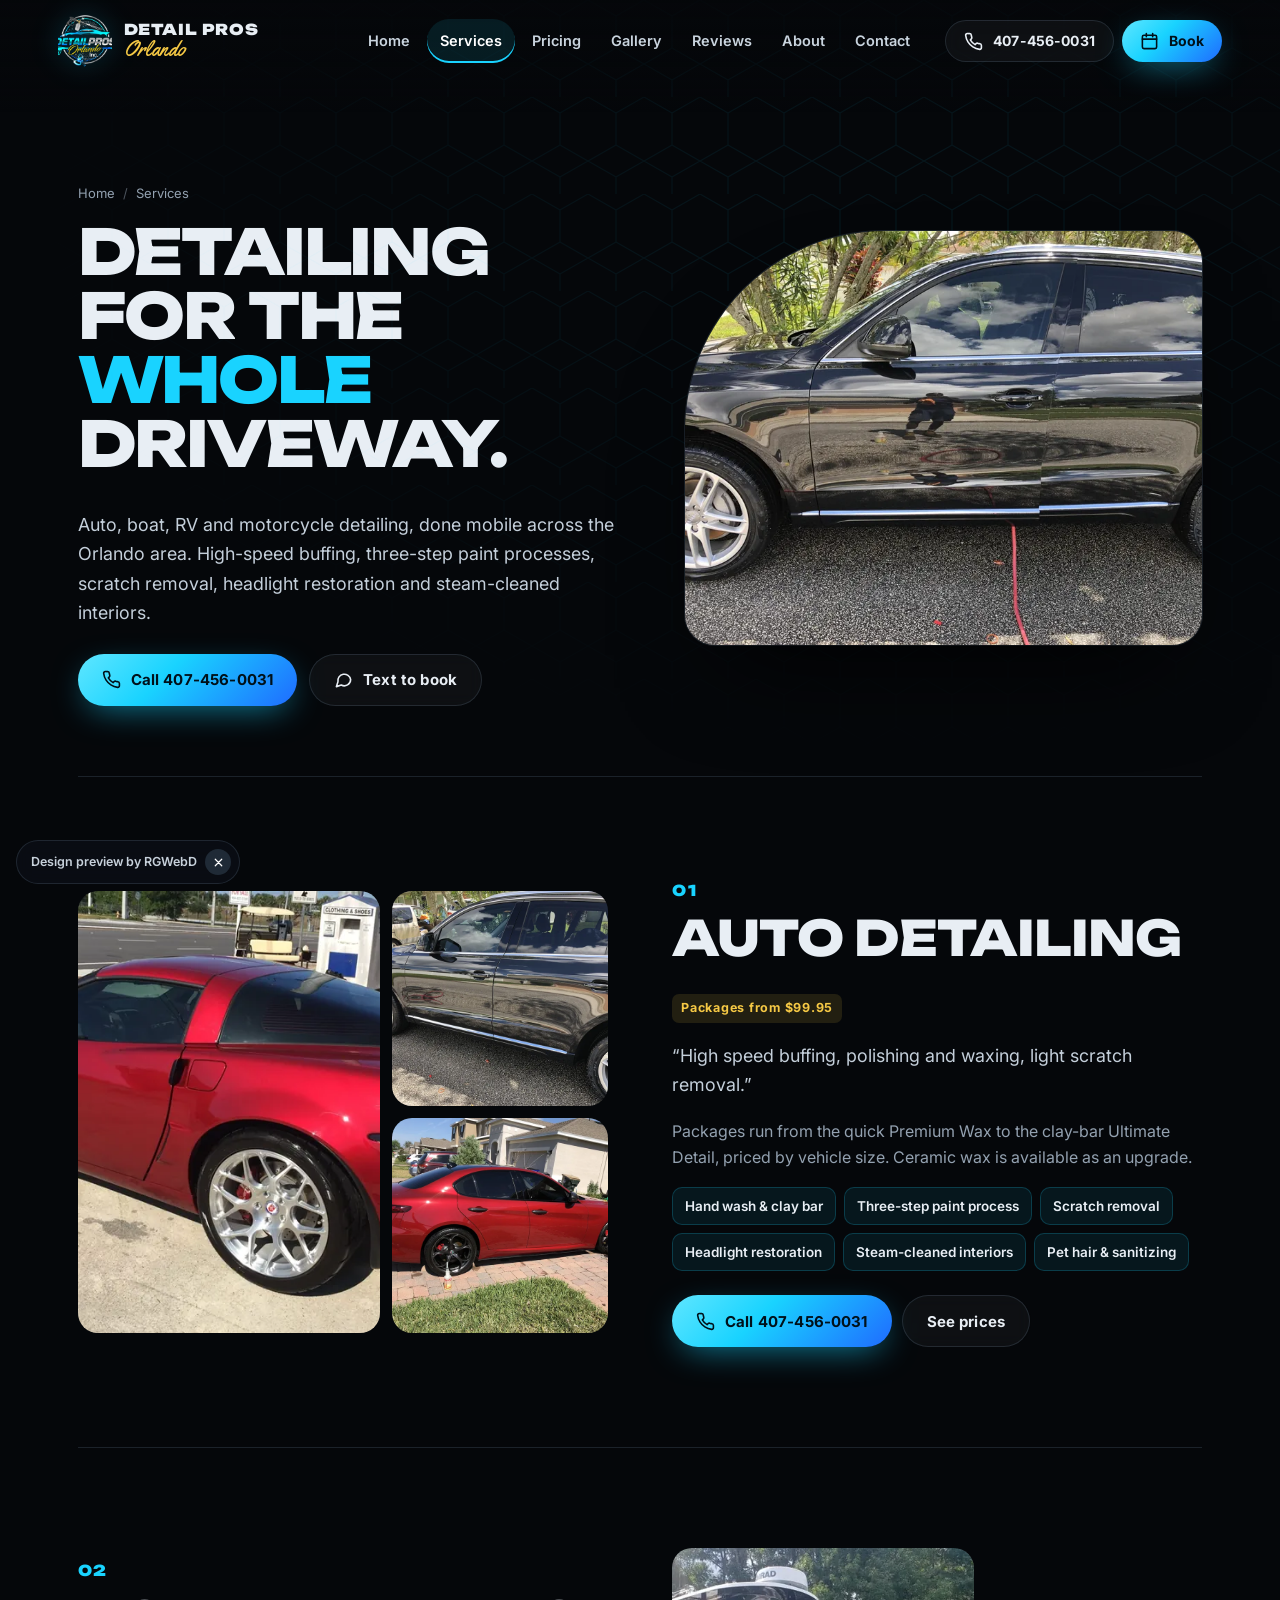
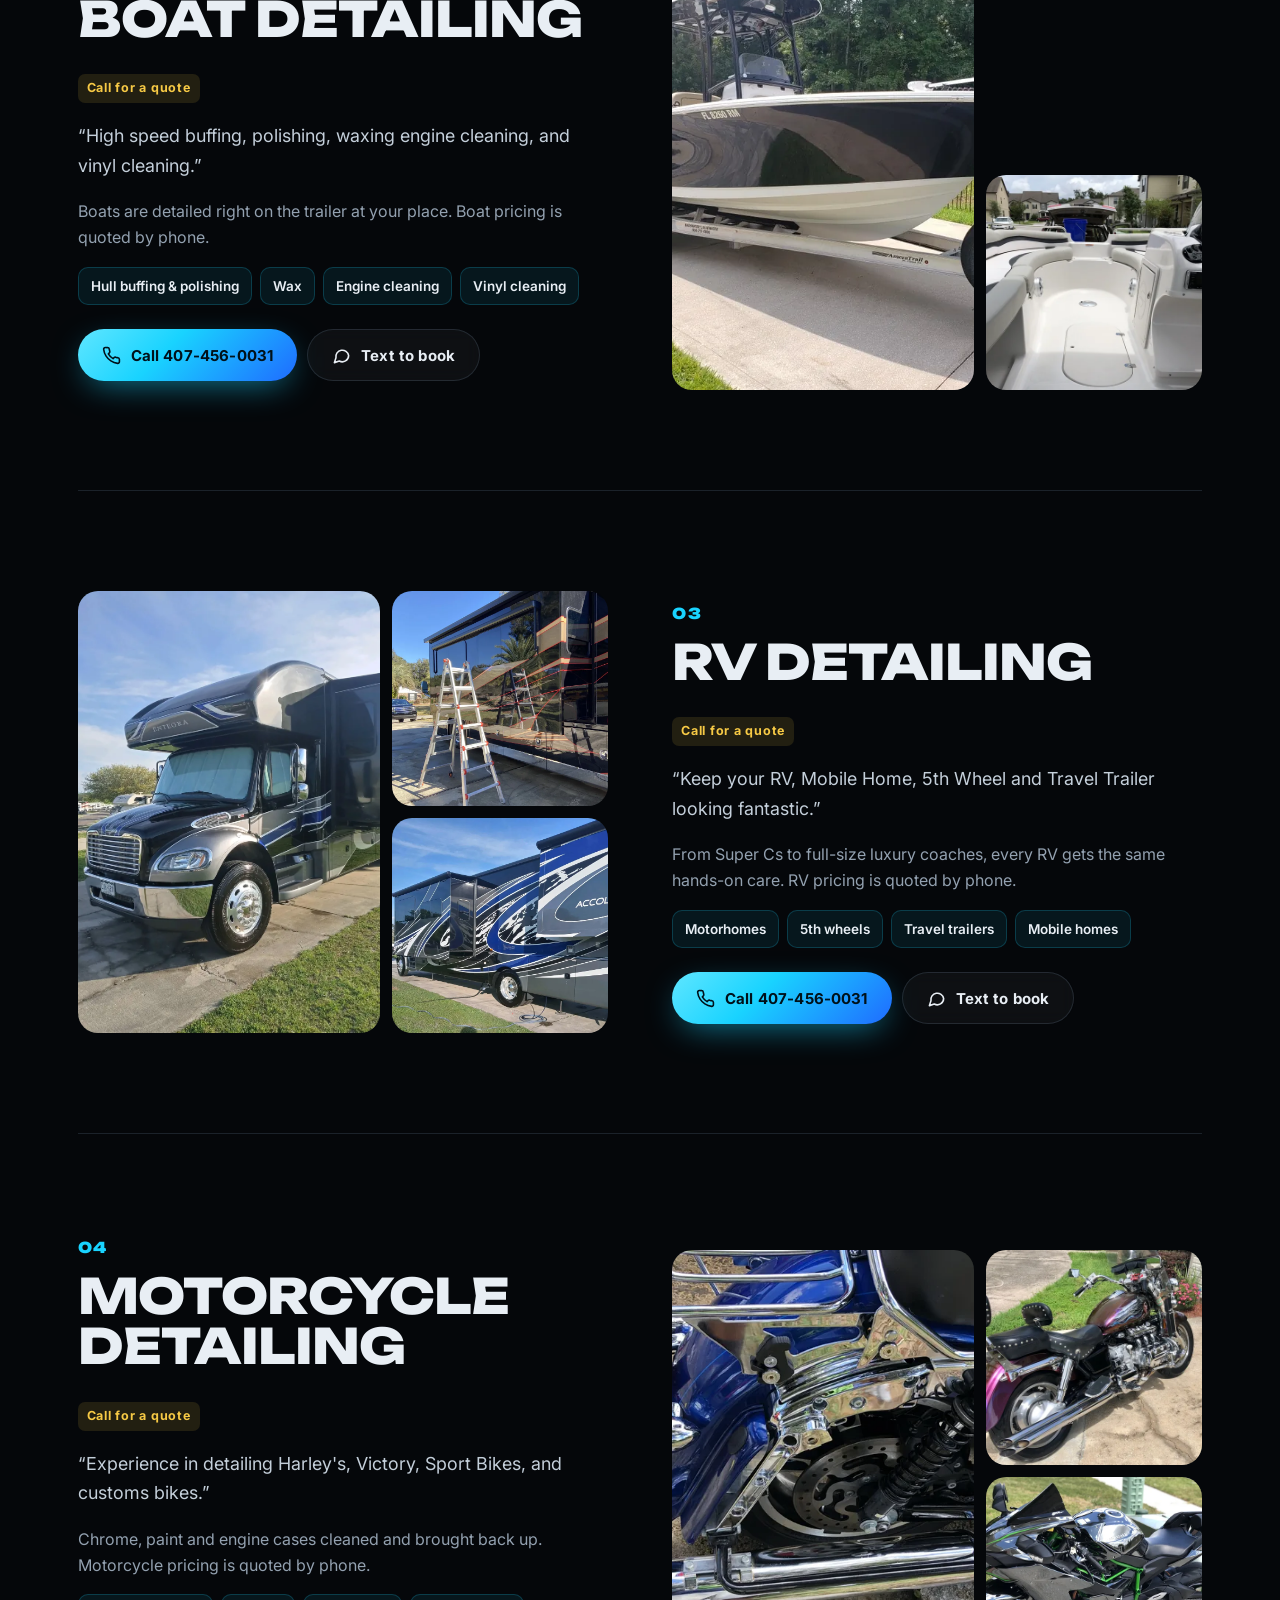
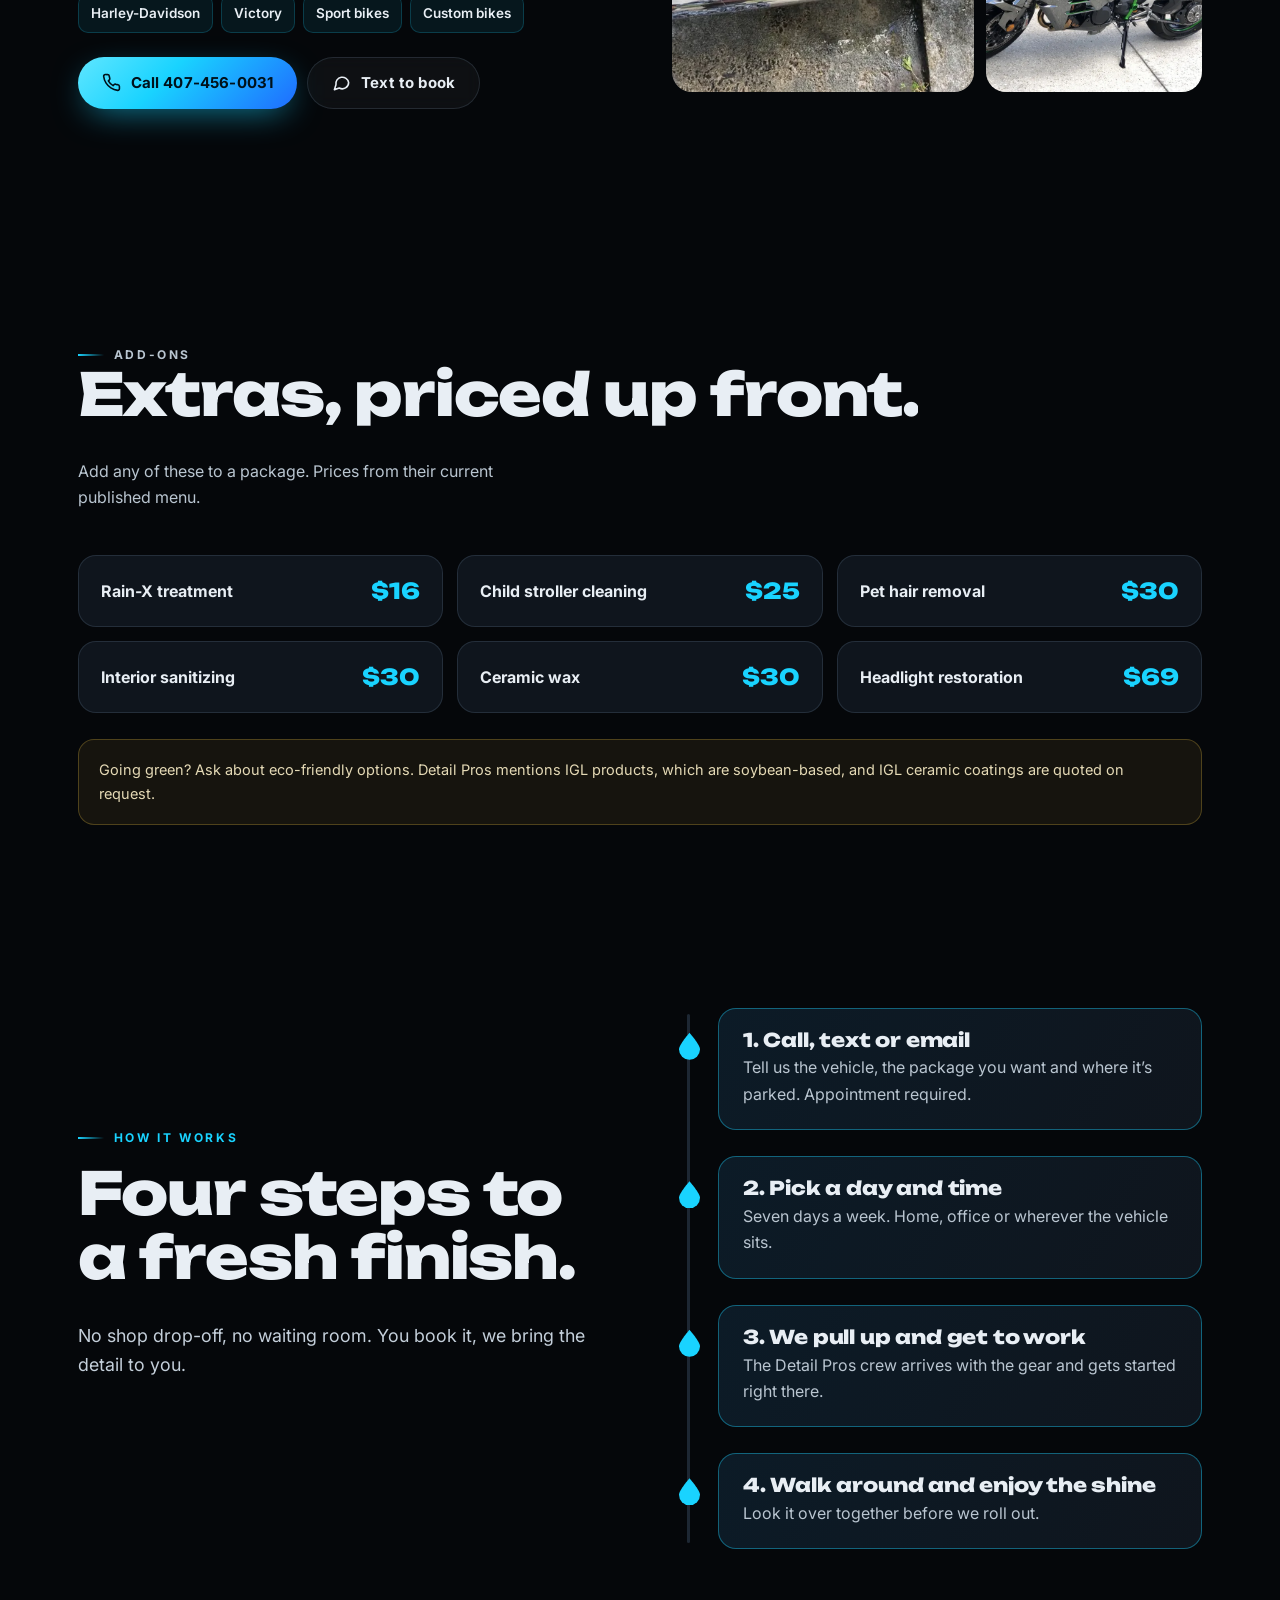
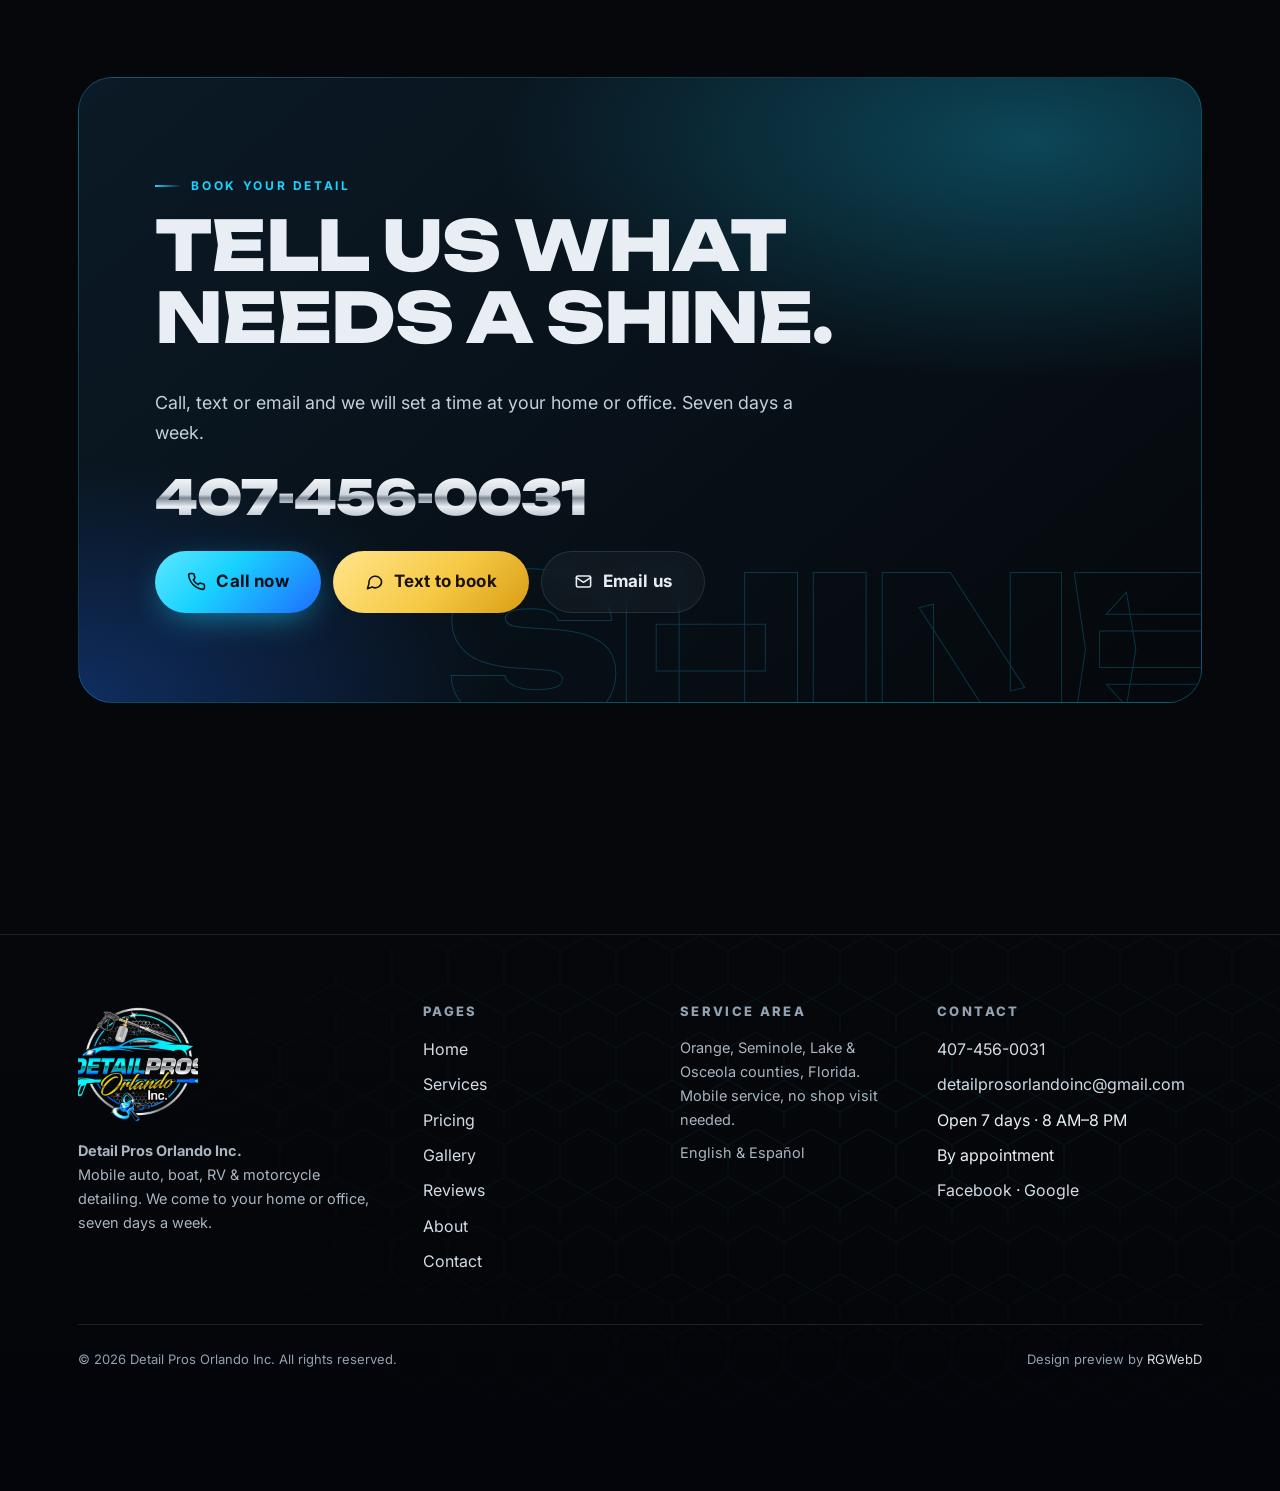
<file: services.html>
<!doctype html><html lang="en"><head><meta charset="utf-8"><meta name="viewport" content="width=device-width,initial-scale=1,viewport-fit=cover">
<title>Mobile Detailing Services | Auto, Boat, RV &amp; Motorcycle | Detail Pros Orlando</title><meta name="description" content="Mobile auto, boat, RV and motorcycle detailing in Orlando: buffing, polishing, waxing, scratch removal, headlight restoration, steam-cleaned interiors. Add-ons from $16."><link rel="canonical" href="https://rgwebd.github.io/detailprosorlando/services.html">
<meta name="theme-color" content="#05070a"><meta property="og:type" content="website"><meta property="og:site_name" content="Detail Pros Orlando Inc."><meta property="og:title" content="Mobile Detailing Services | Auto, Boat, RV &amp; Motorcycle | Detail Pros Orlando"><meta property="og:description" content="Mobile auto, boat, RV and motorcycle detailing in Orlando: buffing, polishing, waxing, scratch removal, headlight restoration, steam-cleaned interiors. Add-ons from $16."><meta property="og:url" content="https://rgwebd.github.io/detailprosorlando/services.html"><meta property="og:image" content="https://rgwebd.github.io/detailprosorlando/assets/og-image.jpg"><meta property="og:image:width" content="1200"><meta property="og:image:height" content="630">
<meta name="twitter:card" content="summary_large_image"><meta name="twitter:title" content="Mobile Detailing Services | Auto, Boat, RV &amp; Motorcycle | Detail Pros Orlando"><meta name="twitter:description" content="Mobile auto, boat, RV and motorcycle detailing in Orlando: buffing, polishing, waxing, scratch removal, headlight restoration, steam-cleaned interiors. Add-ons from $16."><meta name="twitter:image" content="https://rgwebd.github.io/detailprosorlando/assets/og-image.jpg">
<link rel="icon" href="favicon.ico" sizes="any"><link rel="icon" type="image/png" sizes="32x32" href="assets/brand/fav-32.png"><link rel="apple-touch-icon" href="apple-touch-icon.png">
<link rel="preconnect" href="https://fonts.googleapis.com"><link rel="preconnect" href="https://fonts.gstatic.com" crossorigin><link href="https://fonts.googleapis.com/css2?family=Inter:wght@400;500;600;700;800&family=Unbounded:wght@600;700;800;900&family=Yellowtail&display=swap" rel="stylesheet"><link rel="stylesheet" href="assets/styles.css"></head><body><a class="skip" href="#main">Skip to content</a><div class="prog" aria-hidden="true"></div>
<header class="hdr"><div class="hdr-in"><a class="brand" href="index.html" aria-label="Detail Pros Orlando Inc. home"><img src="assets/brand/logo-160.webp" width="160" height="160" alt="Detail Pros Orlando Inc. emblem"><span><b>DETAIL PROS</b><i>Orlando</i></span></a>
<nav class="nav" aria-label="Main"><a href="index.html">Home</a><a href="services.html" aria-current=page>Services</a><a href="pricing.html">Pricing</a><a href="gallery.html">Gallery</a><a href="reviews.html">Reviews</a><a href="about.html">About</a><a href="contact.html">Contact</a></nav><div class="ctas"><a class="btn sm gh" href="tel:+14074560031"><svg viewBox="0 0 24 24" fill="none" stroke="currentColor" stroke-width="2" stroke-linecap="round" stroke-linejoin="round" aria-hidden="true"><path d="M22 16.9v3a2 2 0 0 1-2.2 2 19.8 19.8 0 0 1-8.6-3.1 19.5 19.5 0 0 1-6-6A19.8 19.8 0 0 1 2.1 4.2 2 2 0 0 1 4.1 2h3a2 2 0 0 1 2 1.7c.1 1 .4 1.9.7 2.8a2 2 0 0 1-.5 2.1L8 9.9a16 16 0 0 0 6 6l1.3-1.3a2 2 0 0 1 2.1-.4c.9.3 1.8.6 2.8.7a2 2 0 0 1 1.7 2z"/></svg><span>407-456-0031</span></a><a class="btn sm pri" href="contact.html#quote"><svg viewBox="0 0 24 24" fill="none" stroke="currentColor" stroke-width="2" stroke-linecap="round" stroke-linejoin="round" aria-hidden="true"><rect x="3" y="4" width="18" height="17" rx="2"/><path d="M3 9h18M8 2v4M16 2v4"/></svg><span>Book</span></a></div>
<button class="burger" aria-label="Menu" aria-expanded="false" aria-controls="mnav"><span></span><span></span><span></span></button></div></header>
<div class="mnav" id="mnav"><a class="ml" href="index.html">Home</a><a class="ml" href="services.html" aria-current=page>Services</a><a class="ml" href="pricing.html">Pricing</a><a class="ml" href="gallery.html">Gallery</a><a class="ml" href="reviews.html">Reviews</a><a class="ml" href="about.html">About</a><a class="ml" href="contact.html">Contact</a><div class="ctas"><a class="btn mag pri" href="tel:+14074560031"><svg viewBox="0 0 24 24" fill="none" stroke="currentColor" stroke-width="2" stroke-linecap="round" stroke-linejoin="round" aria-hidden="true"><path d="M22 16.9v3a2 2 0 0 1-2.2 2 19.8 19.8 0 0 1-8.6-3.1 19.5 19.5 0 0 1-6-6A19.8 19.8 0 0 1 2.1 4.2 2 2 0 0 1 4.1 2h3a2 2 0 0 1 2 1.7c.1 1 .4 1.9.7 2.8a2 2 0 0 1-.5 2.1L8 9.9a16 16 0 0 0 6 6l1.3-1.3a2 2 0 0 1 2.1-.4c.9.3 1.8.6 2.8.7a2 2 0 0 1 1.7 2z"/></svg><span>Call 407-456-0031</span></a><a class="btn mag gh" href="sms:+14074560031?&body=Hi%20Detail%20Pros%21%20I%27d%20like%20to%20book%20a%20mobile%20detail.%20Vehicle%3A%20"><svg viewBox="0 0 24 24" fill="none" stroke="currentColor" stroke-width="2" stroke-linecap="round" stroke-linejoin="round" aria-hidden="true"><path d="M21 12a8 8 0 0 1-11.8 7L3 21l2-6.2A8 8 0 1 1 21 12z"/></svg><span>Text to book</span></a></div></div><main id="main"><section class="ph"><div class="hex" aria-hidden="true"></div><div class="wrap"><div><ol class="crumbs"><li><a href="index.html">Home</a></li><li aria-current="page">Services</li></ol>
<h1 class="split-t">Detailing for the <span class="cy">whole</span> driveway.</h1><p class="lead" data-r style="--d:.2s">Auto, boat, RV and motorcycle detailing, done mobile across the Orlando area. High-speed buffing, three-step paint processes, scratch removal, headlight restoration and steam-cleaned interiors.</p><div class="ctas" style="display:flex;flex-wrap:wrap;gap:12px;margin-top:26px"><a class="btn mag pri" href="tel:+14074560031"><svg viewBox="0 0 24 24" fill="none" stroke="currentColor" stroke-width="2" stroke-linecap="round" stroke-linejoin="round" aria-hidden="true"><path d="M22 16.9v3a2 2 0 0 1-2.2 2 19.8 19.8 0 0 1-8.6-3.1 19.5 19.5 0 0 1-6-6A19.8 19.8 0 0 1 2.1 4.2 2 2 0 0 1 4.1 2h3a2 2 0 0 1 2 1.7c.1 1 .4 1.9.7 2.8a2 2 0 0 1-.5 2.1L8 9.9a16 16 0 0 0 6 6l1.3-1.3a2 2 0 0 1 2.1-.4c.9.3 1.8.6 2.8.7a2 2 0 0 1 1.7 2z"/></svg><span>Call 407-456-0031</span></a><a class="btn mag gh" href="sms:+14074560031?&body=Hi%20Detail%20Pros%21%20I%27d%20like%20to%20book%20a%20mobile%20detail.%20Vehicle%3A%20"><svg viewBox="0 0 24 24" fill="none" stroke="currentColor" stroke-width="2" stroke-linecap="round" stroke-linejoin="round" aria-hidden="true"><path d="M21 12a8 8 0 0 1-11.8 7L3 21l2-6.2A8 8 0 1 1 21 12z"/></svg><span>Text to book</span></a></div></div>
<div class="phf" data-r="zoom"><img src="assets/img/w03-1600.webp" srcset="assets/img/w03-800.webp 800w, assets/img/w03-1600.webp 1600w" sizes="(max-width:1000px) 100vw, 50vw" width="1600" height="1200" alt="Black Audi SUV side profile with the street mirrored in its doors" fetchpriority="high" decoding="async" ></div></div></section>
<div class="wrap"><section class="svc" id="auto"><div class="svc-ph" data-r="left"><figure><img src="assets/img/w16-1600.webp" srcset="assets/img/w16-800.webp 800w, assets/img/w16-1600.webp 1600w" sizes="(max-width:1000px) 60vw, 30vw" width="1600" height="1032" alt="Red Corvette coupe with polished paint and chrome wheels" loading="lazy" decoding="async" ></figure><figure><img src="assets/img/w30-1600.webp" srcset="assets/img/w30-800.webp 800w, assets/img/w30-1600.webp 1600w" sizes="(max-width:1000px) 40vw, 20vw" width="1600" height="1200" alt="Close-up of a black Audi’s glossy doors and polished trim" loading="lazy" decoding="async" ></figure><figure><img src="assets/img/w25-1600.webp" srcset="assets/img/w25-800.webp 800w, assets/img/w25-1600.webp 1600w" sizes="(max-width:1000px) 40vw, 20vw" width="1600" height="1200" alt="Red Alfa Romeo Giulia shining on a brick driveway" loading="lazy" decoding="async" ></figure></div>
<div data-r><span class="num">01</span><h2>Auto detailing</h2><span class="from">Packages from $99.95</span><p class="lead" style="margin-top:18px">“High speed buffing, polishing and waxing, light scratch removal.”</p><p class="mu">Packages run from the quick Premium Wax to the clay-bar Ultimate Detail, priced by vehicle size. Ceramic wax is available as an upgrade.</p><ul class="tags"><li>Hand wash &amp; clay bar</li><li>Three-step paint process</li><li>Scratch removal</li><li>Headlight restoration</li><li>Steam-cleaned interiors</li><li>Pet hair &amp; sanitizing</li></ul><div style="display:flex;flex-wrap:wrap;gap:10px"><a class="btn mag pri" href="tel:+14074560031"><svg viewBox="0 0 24 24" fill="none" stroke="currentColor" stroke-width="2" stroke-linecap="round" stroke-linejoin="round" aria-hidden="true"><path d="M22 16.9v3a2 2 0 0 1-2.2 2 19.8 19.8 0 0 1-8.6-3.1 19.5 19.5 0 0 1-6-6A19.8 19.8 0 0 1 2.1 4.2 2 2 0 0 1 4.1 2h3a2 2 0 0 1 2 1.7c.1 1 .4 1.9.7 2.8a2 2 0 0 1-.5 2.1L8 9.9a16 16 0 0 0 6 6l1.3-1.3a2 2 0 0 1 2.1-.4c.9.3 1.8.6 2.8.7a2 2 0 0 1 1.7 2z"/></svg><span>Call 407-456-0031</span></a><a class="btn gh" href="pricing.html">See prices</a></div></div></section><section class="svc flip" id="boat"><div class="svc-ph" data-r="right"><figure><img src="assets/img/w14-1600.webp" srcset="assets/img/w14-800.webp 800w, assets/img/w14-1600.webp 1008w" sizes="(max-width:1000px) 60vw, 30vw" width="1008" height="756" alt="Center-console fishing boat with a glossy black and white hull" loading="lazy" decoding="async" ></figure><figure><img src="assets/img/w09-1600.webp" srcset="assets/img/w09-800.webp 800w, assets/img/w09-1600.webp 1600w" sizes="(max-width:1000px) 40vw, 20vw" width="1600" height="1200" alt="Yamaha outboard motor cleaned and polished" loading="lazy" decoding="async" ></figure><figure><img src="assets/img/w12-1600.webp" srcset="assets/img/w12-800.webp 800w, assets/img/w12-1600.webp 1600w" sizes="(max-width:1000px) 40vw, 20vw" width="1600" height="960" alt="Clean white boat deck, seating and helm" loading="lazy" decoding="async" ></figure></div>
<div data-r><span class="num">02</span><h2>Boat detailing</h2><span class="from">Call for a quote</span><p class="lead" style="margin-top:18px">“High speed buffing, polishing, waxing engine cleaning, and vinyl cleaning.”</p><p class="mu">Boats are detailed right on the trailer at your place. Boat pricing is quoted by phone.</p><ul class="tags"><li>Hull buffing &amp; polishing</li><li>Wax</li><li>Engine cleaning</li><li>Vinyl cleaning</li></ul><div style="display:flex;flex-wrap:wrap;gap:10px"><a class="btn mag pri" href="tel:+14074560031"><svg viewBox="0 0 24 24" fill="none" stroke="currentColor" stroke-width="2" stroke-linecap="round" stroke-linejoin="round" aria-hidden="true"><path d="M22 16.9v3a2 2 0 0 1-2.2 2 19.8 19.8 0 0 1-8.6-3.1 19.5 19.5 0 0 1-6-6A19.8 19.8 0 0 1 2.1 4.2 2 2 0 0 1 4.1 2h3a2 2 0 0 1 2 1.7c.1 1 .4 1.9.7 2.8a2 2 0 0 1-.5 2.1L8 9.9a16 16 0 0 0 6 6l1.3-1.3a2 2 0 0 1 2.1-.4c.9.3 1.8.6 2.8.7a2 2 0 0 1 1.7 2z"/></svg><span>Call 407-456-0031</span></a><a class="btn mag gh" href="sms:+14074560031?&body=Hi%20Detail%20Pros%21%20I%27d%20like%20to%20book%20a%20mobile%20detail.%20Vehicle%3A%20"><svg viewBox="0 0 24 24" fill="none" stroke="currentColor" stroke-width="2" stroke-linecap="round" stroke-linejoin="round" aria-hidden="true"><path d="M21 12a8 8 0 0 1-11.8 7L3 21l2-6.2A8 8 0 1 1 21 12z"/></svg><span>Text to book</span></a></div></div></section><section class="svc" id="rv"><div class="svc-ph" data-r="left"><figure><img src="assets/img/w27-1600.webp" srcset="assets/img/w27-800.webp 800w, assets/img/w27-1600.webp 1560w" sizes="(max-width:1000px) 60vw, 30vw" width="1560" height="2080" alt="Super C motorhome with a clean grey cab" loading="lazy" decoding="async" ></figure><figure><img src="assets/img/w22-1600.webp" srcset="assets/img/w22-800.webp 800w, assets/img/w22-1600.webp 1600w" sizes="(max-width:1000px) 40vw, 20vw" width="1600" height="2133" alt="Ladders set up beside a luxury motorhome during a detail" loading="lazy" decoding="async" ></figure><figure><img src="assets/img/w26-1600.webp" srcset="assets/img/w26-800.webp 800w, assets/img/w26-1600.webp 1560w" sizes="(max-width:1000px) 40vw, 20vw" width="1560" height="1539" alt="Blue and black Accolade motorhome after a detail" loading="lazy" decoding="async" ></figure></div>
<div data-r><span class="num">03</span><h2>RV detailing</h2><span class="from">Call for a quote</span><p class="lead" style="margin-top:18px">“Keep your RV, Mobile Home, 5th Wheel and Travel Trailer looking fantastic.”</p><p class="mu">From Super Cs to full-size luxury coaches, every RV gets the same hands-on care. RV pricing is quoted by phone.</p><ul class="tags"><li>Motorhomes</li><li>5th wheels</li><li>Travel trailers</li><li>Mobile homes</li></ul><div style="display:flex;flex-wrap:wrap;gap:10px"><a class="btn mag pri" href="tel:+14074560031"><svg viewBox="0 0 24 24" fill="none" stroke="currentColor" stroke-width="2" stroke-linecap="round" stroke-linejoin="round" aria-hidden="true"><path d="M22 16.9v3a2 2 0 0 1-2.2 2 19.8 19.8 0 0 1-8.6-3.1 19.5 19.5 0 0 1-6-6A19.8 19.8 0 0 1 2.1 4.2 2 2 0 0 1 4.1 2h3a2 2 0 0 1 2 1.7c.1 1 .4 1.9.7 2.8a2 2 0 0 1-.5 2.1L8 9.9a16 16 0 0 0 6 6l1.3-1.3a2 2 0 0 1 2.1-.4c.9.3 1.8.6 2.8.7a2 2 0 0 1 1.7 2z"/></svg><span>Call 407-456-0031</span></a><a class="btn mag gh" href="sms:+14074560031?&body=Hi%20Detail%20Pros%21%20I%27d%20like%20to%20book%20a%20mobile%20detail.%20Vehicle%3A%20"><svg viewBox="0 0 24 24" fill="none" stroke="currentColor" stroke-width="2" stroke-linecap="round" stroke-linejoin="round" aria-hidden="true"><path d="M21 12a8 8 0 0 1-11.8 7L3 21l2-6.2A8 8 0 1 1 21 12z"/></svg><span>Text to book</span></a></div></div></section><section class="svc flip" id="moto"><div class="svc-ph" data-r="right"><figure><img src="assets/img/w13-1600.webp" srcset="assets/img/w13-800.webp 800w, assets/img/w13-1600.webp 1600w" sizes="(max-width:1000px) 60vw, 30vw" width="1600" height="1200" alt="Blue Harley-Davidson with polished chrome exhaust and engine" loading="lazy" decoding="async" ></figure><figure><img src="assets/img/w15-1600.webp" srcset="assets/img/w15-800.webp 800w, assets/img/w15-1600.webp 1600w" sizes="(max-width:1000px) 40vw, 20vw" width="1600" height="960" alt="Purple Honda cruiser with chrome pipes" loading="lazy" decoding="async" ></figure><figure><img src="assets/img/w07-1600.webp" srcset="assets/img/w07-800.webp 800w, assets/img/w07-1600.webp 1600w" sizes="(max-width:1000px) 40vw, 20vw" width="1600" height="1200" alt="Kawasaki sport bike with a mirror-chrome tank" loading="lazy" decoding="async" ></figure></div>
<div data-r><span class="num">04</span><h2>Motorcycle detailing</h2><span class="from">Call for a quote</span><p class="lead" style="margin-top:18px">“Experience in detailing Harley&#x27;s, Victory, Sport Bikes, and customs bikes.”</p><p class="mu">Chrome, paint and engine cases cleaned and brought back up. Motorcycle pricing is quoted by phone.</p><ul class="tags"><li>Harley-Davidson</li><li>Victory</li><li>Sport bikes</li><li>Custom bikes</li></ul><div style="display:flex;flex-wrap:wrap;gap:10px"><a class="btn mag pri" href="tel:+14074560031"><svg viewBox="0 0 24 24" fill="none" stroke="currentColor" stroke-width="2" stroke-linecap="round" stroke-linejoin="round" aria-hidden="true"><path d="M22 16.9v3a2 2 0 0 1-2.2 2 19.8 19.8 0 0 1-8.6-3.1 19.5 19.5 0 0 1-6-6A19.8 19.8 0 0 1 2.1 4.2 2 2 0 0 1 4.1 2h3a2 2 0 0 1 2 1.7c.1 1 .4 1.9.7 2.8a2 2 0 0 1-.5 2.1L8 9.9a16 16 0 0 0 6 6l1.3-1.3a2 2 0 0 1 2.1-.4c.9.3 1.8.6 2.8.7a2 2 0 0 1 1.7 2z"/></svg><span>Call 407-456-0031</span></a><a class="btn mag gh" href="sms:+14074560031?&body=Hi%20Detail%20Pros%21%20I%27d%20like%20to%20book%20a%20mobile%20detail.%20Vehicle%3A%20"><svg viewBox="0 0 24 24" fill="none" stroke="currentColor" stroke-width="2" stroke-linecap="round" stroke-linejoin="round" aria-hidden="true"><path d="M21 12a8 8 0 0 1-11.8 7L3 21l2-6.2A8 8 0 1 1 21 12z"/></svg><span>Text to book</span></a></div></div></section></div>
<section class="sec"><div class="wrap"><div class="ttl"><div><p class="eb">Add-ons</p><h2 class="split-t">Extras, priced up front.</h2></div><p>Add any of these to a package. Prices from their current published menu.</p></div><div class="addons"><div class="ad" data-r style="--d:0.00s"><b>Rain-X treatment</b><span>$16</span></div><div class="ad" data-r style="--d:0.05s"><b>Child stroller cleaning</b><span>$25</span></div><div class="ad" data-r style="--d:0.10s"><b>Pet hair removal</b><span>$30</span></div><div class="ad" data-r style="--d:0.15s"><b>Interior sanitizing</b><span>$30</span></div><div class="ad" data-r style="--d:0.20s"><b>Ceramic wax</b><span>$30</span></div><div class="ad" data-r style="--d:0.25s"><b>Headlight restoration</b><span>$69</span></div></div>
<p class="pnote">Going green? Ask about eco-friendly options. Detail Pros mentions IGL products, which are soybean-based, and IGL ceramic coatings are quoted on request.</p></div></section>
<section class="sec" style="padding-top:0"><div class="wrap split"><div><p class="eb">How it works</p><h2 class="split-t">Four steps to a fresh finish.</h2><p class="lead">No shop drop-off, no waiting room. You book it, we bring the detail to you.</p></div><div class="tl"><span class="tl-fill" aria-hidden="true"></span><div class="tl-step"><h3>1. Call, text or email</h3><p>Tell us the vehicle, the package you want and where it’s parked. Appointment required.</p></div><div class="tl-step"><h3>2. Pick a day and time</h3><p>Seven days a week. Home, office or wherever the vehicle sits.</p></div><div class="tl-step"><h3>3. We pull up and get to work</h3><p>The Detail Pros crew arrives with the gear and gets started right there.</p></div><div class="tl-step"><h3>4. Walk around and enjoy the shine</h3><p>Look it over together before we roll out.</p></div></div></div></section>
<section class="sec" style="padding-top:0"><div class="wrap"><div class="cta" data-r="zoom"><canvas class="beads" data-n="55" aria-hidden="true"></canvas><span class="ghost" aria-hidden="true">SHINE</span>
<p class="eb">Book your detail</p><h2>Tell us what needs a shine.</h2><p class="lead">Call, text or email and we will set a time at your home or office. Seven days a week.</p><a class="big chrome" href="tel:+14074560031">407-456-0031</a>
<div class="ctas"><a class="btn mag pri xl" href="tel:+14074560031"><svg viewBox="0 0 24 24" fill="none" stroke="currentColor" stroke-width="2" stroke-linecap="round" stroke-linejoin="round" aria-hidden="true"><path d="M22 16.9v3a2 2 0 0 1-2.2 2 19.8 19.8 0 0 1-8.6-3.1 19.5 19.5 0 0 1-6-6A19.8 19.8 0 0 1 2.1 4.2 2 2 0 0 1 4.1 2h3a2 2 0 0 1 2 1.7c.1 1 .4 1.9.7 2.8a2 2 0 0 1-.5 2.1L8 9.9a16 16 0 0 0 6 6l1.3-1.3a2 2 0 0 1 2.1-.4c.9.3 1.8.6 2.8.7a2 2 0 0 1 1.7 2z"/></svg><span>Call now</span></a><a class="btn mag gold xl" href="sms:+14074560031?&body=Hi%20Detail%20Pros%21%20I%27d%20like%20to%20book%20a%20mobile%20detail.%20Vehicle%3A%20"><svg viewBox="0 0 24 24" fill="none" stroke="currentColor" stroke-width="2" stroke-linecap="round" stroke-linejoin="round" aria-hidden="true"><path d="M21 12a8 8 0 0 1-11.8 7L3 21l2-6.2A8 8 0 1 1 21 12z"/></svg><span>Text to book</span></a><a class="btn gh xl" href="mailto:detailprosorlandoinc@gmail.com?subject=Mobile%20detail%20request"><svg viewBox="0 0 24 24" fill="none" stroke="currentColor" stroke-width="2" stroke-linecap="round" stroke-linejoin="round" aria-hidden="true"><rect x="3" y="5" width="18" height="14" rx="2"/><path d="M3 7l9 6 9-6"/></svg><span>Email us</span></a></div></div></div></section></main><footer class="ft"><div class="hex" aria-hidden="true"></div><div class="wrap"><div class="ft-g">
<div><img class="lg" src="assets/brand/logo-360.webp" width="360" height="360" alt="Detail Pros Orlando Inc. logo" loading="lazy"><p><b>Detail Pros Orlando Inc.</b><br>Mobile auto, boat, RV &amp; motorcycle detailing. We come to your home or office, seven days a week.</p></div>
<div><h4>Pages</h4><ul><li><a href="index.html">Home</a></li><li><a href="services.html">Services</a></li><li><a href="pricing.html">Pricing</a></li><li><a href="gallery.html">Gallery</a></li><li><a href="reviews.html">Reviews</a></li><li><a href="about.html">About</a></li><li><a href="contact.html">Contact</a></li></ul></div>
<div><h4>Service area</h4><p>Orange, Seminole, Lake &amp; Osceola counties, Florida. Mobile service, no shop visit needed.</p><p>English &amp; Español</p></div>
<div><h4>Contact</h4><ul><li><a href="tel:+14074560031">407-456-0031</a></li><li><a href="mailto:detailprosorlandoinc@gmail.com">detailprosorlandoinc@gmail.com</a></li><li>Open 7 days · 8 AM–8 PM</li><li>By appointment</li><li><a href="https://www.facebook.com/p/Detail-Pros-Orlando-Inc-100091688833386/" rel="noopener" target="_blank">Facebook</a> · <a href="https://www.google.com/maps/place/?q=place_id:ChIJybDPJlnRWkIROPiOTczLTPM" rel="noopener" target="_blank">Google</a></li></ul></div>
</div><div class="ft-b"><span>© <span data-yr>2026</span> Detail Pros Orlando Inc. All rights reserved.</span><span>Design preview by <a href="https://github.com/RGWebD" rel="noopener">RGWebD</a></span></div></div></footer>
<div class="mbar" aria-label="Quick contact"><a class="btn mag pri" href="tel:+14074560031"><svg viewBox="0 0 24 24" fill="none" stroke="currentColor" stroke-width="2" stroke-linecap="round" stroke-linejoin="round" aria-hidden="true"><path d="M22 16.9v3a2 2 0 0 1-2.2 2 19.8 19.8 0 0 1-8.6-3.1 19.5 19.5 0 0 1-6-6A19.8 19.8 0 0 1 2.1 4.2 2 2 0 0 1 4.1 2h3a2 2 0 0 1 2 1.7c.1 1 .4 1.9.7 2.8a2 2 0 0 1-.5 2.1L8 9.9a16 16 0 0 0 6 6l1.3-1.3a2 2 0 0 1 2.1-.4c.9.3 1.8.6 2.8.7a2 2 0 0 1 1.7 2z"/></svg><span>Call</span></a><a class="btn mag gold" href="sms:+14074560031?&body=Hi%20Detail%20Pros%21%20I%27d%20like%20to%20book%20a%20mobile%20detail.%20Vehicle%3A%20"><svg viewBox="0 0 24 24" fill="none" stroke="currentColor" stroke-width="2" stroke-linecap="round" stroke-linejoin="round" aria-hidden="true"><path d="M21 12a8 8 0 0 1-11.8 7L3 21l2-6.2A8 8 0 1 1 21 12z"/></svg><span>Text to book</span></a></div>
<div class="demo" role="note">Design preview by RGWebD <button type="button" aria-label="Dismiss preview note"><svg viewBox="0 0 24 24" fill="none" stroke="currentColor" stroke-width="2.2" stroke-linecap="round" aria-hidden="true"><path d="M6 6l12 12M18 6L6 18"/></svg></button></div>
<script>document.querySelectorAll('[data-yr]').forEach(function(s){s.textContent=new Date().getFullYear()})</script>
<script src="assets/script.js" defer></script><script type="application/ld+json">{"@context": "https://schema.org", "@type": "AutoWash", "@id": "https://rgwebd.github.io/detailprosorlando/#business", "name": "Detail Pros Orlando Inc.", "url": "https://rgwebd.github.io/detailprosorlando/", "description": "Mobile auto, boat, RV and motorcycle detailing that comes to your home or office in the Orlando area, seven days a week.", "telephone": "+1-407-456-0031", "email": "detailprosorlandoinc@gmail.com", "logo": "https://rgwebd.github.io/detailprosorlando/assets/brand/logo-512.png", "image": ["https://rgwebd.github.io/detailprosorlando/assets/og-image.jpg", "https://rgwebd.github.io/detailprosorlando/assets/img/w19-1600.webp"], "address": {"@type": "PostalAddress", "addressLocality": "Orlando", "addressRegion": "FL", "addressCountry": "US"}, "areaServed": [{"@type": "AdministrativeArea", "name": "Orange County, FL"}, {"@type": "AdministrativeArea", "name": "Seminole County, FL"}, {"@type": "AdministrativeArea", "name": "Lake County, FL"}, {"@type": "AdministrativeArea", "name": "Osceola County, FL"}, {"@type": "City", "name": "Orlando, FL"}, {"@type": "City", "name": "Lake Nona, FL"}, {"@type": "City", "name": "Winter Park, FL"}, {"@type": "City", "name": "Windermere, FL"}, {"@type": "City", "name": "Celebration, FL"}, {"@type": "City", "name": "Kissimmee, FL"}, {"@type": "City", "name": "Saint Cloud, FL"}, {"@type": "City", "name": "Altamonte Springs, FL"}, {"@type": "City", "name": "Lake Mary, FL"}, {"@type": "City", "name": "Sanford, FL"}], "openingHoursSpecification": [{"@type": "OpeningHoursSpecification", "dayOfWeek": ["Monday", "Tuesday", "Wednesday", "Thursday", "Friday", "Saturday", "Sunday"], "opens": "08:00", "closes": "20:00"}], "sameAs": ["https://www.facebook.com/p/Detail-Pros-Orlando-Inc-100091688833386/", "https://www.google.com/maps/place/?q=place_id:ChIJybDPJlnRWkIROPiOTczLTPM"], "knowsLanguage": ["en", "es"], "paymentAccepted": "Credit card, debit card, NFC mobile payments", "foundingDate": "2004", "founder": {"@type": "Person", "name": "Thomas Kerney", "jobTitle": "Founder and President"}, "priceRange": "$16–$279.95"}</script><script type="application/ld+json">{"@context": "https://schema.org", "@type": "BreadcrumbList", "itemListElement": [{"@type": "ListItem", "position": 1, "name": "Home", "item": "https://rgwebd.github.io/detailprosorlando/"}, {"@type": "ListItem", "position": 2, "name": "Services", "item": "https://rgwebd.github.io/detailprosorlando/services.html"}]}</script><script type="application/ld+json">{"@context": "https://schema.org", "@type": "ItemList", "name": "Detailing services", "itemListElement": [{"@type": "ListItem", "position": 1, "item": {"@type": "Service", "name": "Auto detailing", "description": "high speed buffing, polishing and waxing, light scratch removal.", "provider": {"@id": "https://rgwebd.github.io/detailprosorlando/#business"}, "areaServed": "Orange, Seminole, Lake and Osceola counties, FL"}}, {"@type": "ListItem", "position": 2, "item": {"@type": "Service", "name": "Boat detailing", "description": "high speed buffing, polishing, waxing engine cleaning, and vinyl cleaning.", "provider": {"@id": "https://rgwebd.github.io/detailprosorlando/#business"}, "areaServed": "Orange, Seminole, Lake and Osceola counties, FL"}}, {"@type": "ListItem", "position": 3, "item": {"@type": "Service", "name": "RV detailing", "description": "Keep your RV, Mobile Home, 5th Wheel and Travel Trailer looking fantastic.", "provider": {"@id": "https://rgwebd.github.io/detailprosorlando/#business"}, "areaServed": "Orange, Seminole, Lake and Osceola counties, FL"}}, {"@type": "ListItem", "position": 4, "item": {"@type": "Service", "name": "Motorcycle detailing", "description": "experience in detailing Harley's, Victory, Sport Bikes, and customs bikes.", "provider": {"@id": "https://rgwebd.github.io/detailprosorlando/#business"}, "areaServed": "Orange, Seminole, Lake and Osceola counties, FL"}}]}</script></body></html>
</file>
<file: assets/styles.css>
/* Detail Pros Orlando – RGWebD premium redesign. Gloss black · electric cyan · chrome · Orlando gold */
:root{--ink:#05070a;--ink2:#0a0e14;--panel:#0f151d;--panel2:#141c26;--line:rgba(160,200,230,.14);--cyan:#19d3ff;--blue:#1f6bff;--gold:#f6c945;--chrome:#cfd6df;--tx:#e8eef4;--mu:#93a1b0;
--fd:'Unbounded',system-ui,sans-serif;--fb:'Inter',system-ui,sans-serif;--fs:'Yellowtail',cursive;--r:22px;--pad:clamp(18px,4.5vw,64px);--max:1240px}
*,*::before,*::after{box-sizing:border-box}
[hidden]{display:none!important}
html{scroll-behavior:smooth;-webkit-text-size-adjust:100%}
body{margin:0;background:var(--ink);color:var(--tx);font:16px/1.65 var(--fb);overflow-x:hidden}
img{max-width:100%;height:auto;display:block}
a{color:inherit}
p a:not(.btn),.lk{color:var(--cyan);text-underline-offset:3px}
h1,h2,h3,h4{font-family:var(--fd);font-weight:800;line-height:1.04;letter-spacing:-.02em;margin:0 0 .5em}
h2{font-size:clamp(30px,4.6vw,62px)}
h3{font-size:clamp(20px,2vw,26px);letter-spacing:-.01em}
.sr{position:absolute!important;width:1px;height:1px;overflow:hidden;clip:rect(0 0 0 0);white-space:nowrap}
.skip{position:fixed;left:12px;top:-60px;z-index:200;background:var(--cyan);color:#001;padding:10px 16px;border-radius:10px;font-weight:700}
.skip:focus{top:12px}
.wrap{max-width:var(--max);margin:0 auto;padding:0 var(--pad)}
section{position:relative}
.sec{padding:clamp(72px,10vw,140px) 0}
.eb{display:inline-flex;align-items:center;gap:10px;font:700 12px/1 var(--fb);letter-spacing:.22em;text-transform:uppercase;color:var(--cyan);margin-bottom:18px}
.eb::before{content:"";width:26px;height:2px;background:linear-gradient(90deg,var(--cyan),transparent)}
.lead{font-size:clamp(17px,1.4vw,20px);color:#c4cfda;max-width:640px}
.scr{font-family:var(--fs);font-weight:400;color:var(--gold);letter-spacing:0;text-transform:none}
.mu{color:var(--mu)}
.hex{position:absolute;inset:0;pointer-events:none;opacity:.07;background-image:url("data:image/svg+xml,%3Csvg xmlns='http://www.w3.org/2000/svg' width='56' height='97' viewBox='0 0 56 97'%3E%3Cpath d='M28 0l28 16v32L28 64 0 48V16zM28 64l28 16v32M28 64L0 80v32' fill='none' stroke='%2319d3ff' stroke-width='1.2'/%3E%3C/svg%3E");background-size:56px 97px;-webkit-mask-image:radial-gradient(ellipse at 70% 30%,#000 10%,transparent 70%);mask-image:radial-gradient(ellipse at 70% 30%,#000 10%,transparent 70%)}
/* sheen text */
.sheen{background:linear-gradient(100deg,#f5f8fb 0%,#f5f8fb 38%,#ffffff 45%,#9fe9ff 48%,#ffffff 51%,#f5f8fb 58%,#c9d2dc 100%);background-size:260% 100%;-webkit-background-clip:text;background-clip:text;color:transparent;animation:sheen 5.5s cubic-bezier(.6,0,.2,1) infinite}
@keyframes sheen{0%{background-position:120% 0}55%,100%{background-position:-60% 0}}
.cy{color:var(--cyan)}
.chrome{background:linear-gradient(180deg,#fff 0%,#cfd6df 45%,#7d8794 52%,#e9eef3 70%,#aab4bf 100%);-webkit-background-clip:text;background-clip:text;color:transparent}
/* buttons */
.btn{--bg:var(--panel2);display:inline-flex;align-items:center;justify-content:center;gap:10px;min-height:52px;padding:0 24px;border-radius:999px;border:1px solid var(--line);background:var(--bg);color:var(--tx);font:700 15px/1 var(--fb);letter-spacing:.01em;text-decoration:none;cursor:pointer;position:relative;overflow:hidden;transition:transform .25s,box-shadow .25s,background .25s;white-space:nowrap;max-width:100%}
.btn svg{width:19px;height:19px;flex:none}
.btn::after{content:"";position:absolute;inset:-2px;background:linear-gradient(110deg,transparent 30%,rgba(255,255,255,.55) 48%,transparent 62%);transform:translateX(-120%);transition:transform .7s}
.btn:hover::after,.btn:focus-visible::after{transform:translateX(120%)}
.btn:hover{transform:translateY(-2px)}
.btn.pri{background:linear-gradient(135deg,#5fe6ff,var(--cyan) 40%,var(--blue));color:#00111a;border:0;box-shadow:0 10px 34px -10px rgba(25,211,255,.65)}
.btn.gold{background:linear-gradient(135deg,#ffe58a,var(--gold) 55%,#d99c13);color:#1b1300;border:0}
.btn.gh{background:rgba(255,255,255,.04);backdrop-filter:blur(8px)}
.btn.sm{min-height:42px;padding:0 18px;font-size:14px}
.btn.xl{min-height:62px;padding:0 32px;font-size:17px}
:focus-visible{outline:3px solid var(--gold);outline-offset:3px}
/* progress */
.prog{position:fixed;left:0;top:0;height:3px;width:100%;z-index:120;background:linear-gradient(90deg,var(--blue),var(--cyan),#fff);transform-origin:0 50%;transform:scaleX(0)}
/* header */
.hdr{position:fixed;inset:0 0 auto;z-index:100;transition:background .3s,box-shadow .3s,transform .3s}
.hdr::before{content:"";position:absolute;inset:0 0 -30px;background:linear-gradient(180deg,rgba(5,7,10,.82),rgba(5,7,10,.4) 60%,transparent);pointer-events:none;z-index:-1;transition:opacity .3s}
.hdr.sc::before{opacity:0}
.hdr.sc{background:rgba(5,7,10,.72);backdrop-filter:blur(16px) saturate(1.4);box-shadow:0 1px 0 var(--line)}
.hdr-in{max-width:1400px;margin:0 auto;display:flex;align-items:center;gap:22px;padding:14px var(--pad)}
.brand{display:flex;align-items:center;gap:12px;text-decoration:none;flex:none}
.brand img{width:54px;height:54px;filter:drop-shadow(0 0 14px rgba(25,211,255,.35))}
.brand b{display:block;font:900 15px/1 var(--fd);letter-spacing:.04em}
.brand i{display:block;font:400 21px/1 var(--fs);color:var(--gold);margin-top:2px}
.nav{display:flex;gap:4px;margin-left:auto}
.nav a{padding:10px 13px;border-radius:999px;font-weight:600;font-size:14.5px;text-decoration:none;color:#c9d4de;transition:color .2s,background .2s}
.nav a:hover,.nav a[aria-current=page]{color:#fff;background:rgba(25,211,255,.1)}
.nav a[aria-current=page]{box-shadow:inset 0 -2px 0 var(--cyan)}
.hdr .ctas{display:flex;gap:8px}
.burger{display:none;margin-left:auto;width:48px;height:48px;border-radius:14px;border:1px solid var(--line);background:rgba(255,255,255,.05);color:#fff;cursor:pointer;place-items:center}
.burger span{display:block;width:20px;height:2px;background:currentColor;margin:4px auto;transition:transform .3s,opacity .3s}
.burger[aria-expanded=true] span:nth-child(1){transform:translateY(6px) rotate(45deg)}
.burger[aria-expanded=true] span:nth-child(2){opacity:0}
.burger[aria-expanded=true] span:nth-child(3){transform:translateY(-6px) rotate(-45deg)}
.mnav{position:fixed;inset:0;z-index:99;background:rgba(5,7,10,.97);backdrop-filter:blur(10px);display:flex;flex-direction:column;justify-content:center;gap:6px;padding:90px 28px 40px;visibility:hidden;opacity:0;transition:opacity .3s,visibility .3s}
.mnav.open{visibility:visible;opacity:1}
.mnav a.ml{font:800 30px/1.15 var(--fd);text-decoration:none;padding:8px 0;color:#dfe8f0}
.mnav a.ml[aria-current=page]{color:var(--cyan)}
.mnav .ctas{display:flex;flex-direction:column;gap:10px;margin-top:22px}
.mnav .ctas .btn{flex:none;width:100%}
@media (max-width:1100px){.nav,.hdr .ctas{display:none}.burger{display:grid}}
/* intro foam wipe */
#foam{position:fixed;inset:0;z-index:300;pointer-events:auto;overflow:hidden}
#foam .fm{position:absolute;inset:0;background:
radial-gradient(circle at 20% 30%,rgba(255,255,255,.95) 0 6%,transparent 6.5%),radial-gradient(circle at 70% 60%,#fff 0 9%,transparent 9.5%),radial-gradient(circle at 45% 80%,#f2fbff 0 7%,transparent 7.5%),
radial-gradient(circle,rgba(255,255,255,.0) 0 40%,rgba(160,215,240,.55) 41%,rgba(255,255,255,.9) 46%,transparent 50%) 0 0/46px 46px,
radial-gradient(circle,rgba(255,255,255,.0) 0 40%,rgba(150,205,235,.5) 42%,rgba(255,255,255,.95) 47%,transparent 52%) 13px 21px/29px 29px,
radial-gradient(circle,rgba(255,255,255,.0) 0 38%,rgba(170,220,245,.6) 40%,#fff 45%,transparent 50%) 7px 5px/71px 71px,
linear-gradient(160deg,#eef9ff,#cfeaf7 60%,#e8f6fd);clip-path:inset(0 0 0 0);animation:fwipe 1.25s .55s cubic-bezier(.7,0,.25,1) forwards}
#foam .fl{position:absolute;left:50%;top:50%;width:min(240px,50vw);transform:translate(-50%,-50%);animation:fpop .5s ease-out both}
#foam .fl img{width:100%;height:auto;filter:drop-shadow(0 20px 40px rgba(0,60,90,.35))}
#foam .blade{position:absolute;top:-5%;bottom:-5%;left:0;width:26px;background:linear-gradient(90deg,#0a1520,#1c2c3a 40%,var(--cyan) 46%,#0a1520 54%,#0b1218);box-shadow:0 0 40px rgba(25,211,255,.6),-30px 0 60px rgba(255,255,255,.7);transform:translateX(-40px) skewX(-6deg);animation:fblade 1.25s .55s cubic-bezier(.7,0,.25,1) forwards}
#foam.done{opacity:0;visibility:hidden;transition:opacity .25s,visibility .25s}
@keyframes fwipe{to{clip-path:inset(0 0 0 100%)}}
@keyframes fblade{to{transform:translateX(calc(100vw + 40px)) skewX(-6deg)}}
@keyframes fpop{from{transform:translate(-50%,-50%) scale(.6);opacity:0}}
/* hero (home) */
.hero{min-height:100svh;display:grid;align-items:center;overflow:hidden;isolation:isolate;background:radial-gradient(1200px 700px at 10% 110%,rgba(31,107,255,.22),transparent 60%),var(--ink)}
.hero-ph{position:absolute;inset:0 0 0 34%;container-type:size;overflow:hidden;z-index:-2;clip-path:url(#wave)}
.hero-ph .fit{position:absolute;left:50%;top:50%;width:max(100cqw,133.34cqh);aspect-ratio:4/3;transform:translate(-50%,-50%)}
.hero-ph .fit{z-index:0}.hero-ph .pinsl{z-index:2;pointer-events:none}.hero-ph .pinsl .hs{pointer-events:auto}
.hero-ph::after{z-index:1}
.hero-ph .fit img{width:100%;height:100%;object-fit:cover;animation:kb 22s ease-in-out infinite alternate;transform-origin:60% 50%}
@keyframes kb{to{transform:scale(1.08) translate(-1.5%,-1%)}}
.hero-ph::after{content:"";position:absolute;inset:0;background:linear-gradient(90deg,var(--ink) 0%,rgba(5,7,10,.55) 18%,rgba(5,7,10,.05) 45%,transparent 70%),linear-gradient(0deg,rgba(5,7,10,.65),transparent 30%);pointer-events:none}
canvas.beads{position:absolute;inset:0;width:100%;height:100%;z-index:2;pointer-events:none}
.cta canvas.beads{z-index:-1}
.hero-cp{position:relative;max-width:var(--max);margin:0 auto;padding:120px var(--pad) 90px;width:100%}
.hero-cp{pointer-events:none}.hero-cp>div{max-width:660px;pointer-events:auto}
.hero h1{font-size:clamp(44px,6.6vw,104px);line-height:.95;letter-spacing:-.035em;margin-bottom:22px;text-transform:uppercase}
.hero h1 .scr{display:block;font-size:.62em;line-height:1;margin:.12em 0 .02em;text-transform:none;letter-spacing:0}
.hero .ctas{display:flex;flex-wrap:wrap;gap:12px;margin:30px 0 26px}
.chips{display:flex;flex-wrap:wrap;gap:10px}
.chip{display:inline-flex;align-items:center;gap:8px;padding:9px 14px;border-radius:999px;background:rgba(10,14,20,.7);border:1px solid var(--line);font-size:13.5px;font-weight:600;backdrop-filter:blur(10px)}
.chip .dot{width:9px;height:9px;border-radius:50%;background:#8a96a3;box-shadow:0 0 0 0 currentColor}
.open .dot{background:#2ee59d;animation:ping 2s infinite;color:rgba(46,229,157,.6)}
.closed .dot{background:#ff5d5d}
@keyframes ping{0%{box-shadow:0 0 0 0 currentColor}80%,100%{box-shadow:0 0 0 9px transparent}}
.chip .st{color:var(--gold);letter-spacing:1px}
/* hotspots */
.hs{position:absolute;left:var(--x);top:var(--y);z-index:3;transform:translate(-50%,-50%)}
.hs button{width:34px;height:34px;border-radius:50%;border:2px solid #fff;background:rgba(25,211,255,.85);color:#00111a;font:900 16px/1 var(--fb);cursor:pointer;box-shadow:0 0 0 6px rgba(25,211,255,.25),0 8px 20px rgba(0,0,0,.5);animation:hsp 2.6s infinite}
@keyframes hsp{50%{box-shadow:0 0 0 12px rgba(25,211,255,.08),0 8px 20px rgba(0,0,0,.5)}}
.hs .lbl{position:absolute;left:44px;top:50%;transform:translateY(-50%) scale(.96);width:max-content;max-width:230px;padding:10px 14px;border-radius:14px;background:rgba(5,7,10,.88);border:1px solid rgba(25,211,255,.35);font-size:13.5px;line-height:1.4;opacity:0;visibility:hidden;transition:opacity .25s,transform .25s,visibility .25s;backdrop-filter:blur(8px)}
.hs.rev .lbl{left:auto;right:44px}
.hs.dn .lbl{left:50%;right:auto;top:44px;transform:translateX(calc(-50% + var(--sx,0px))) scale(.96)}
.hs.dn.up .lbl{top:auto;bottom:44px}
.hs.dn:hover .lbl,.hs.dn.on .lbl,.hs.dn button:focus-visible+.lbl{transform:translateX(calc(-50% + var(--sx,0px)))}
.hs:hover .lbl,.hs.on .lbl,.hs button:focus-visible+.lbl{opacity:1;visibility:visible;transform:translateY(-50%)}
.hs .lbl b{display:block;color:var(--cyan);font-size:12px;letter-spacing:.12em;text-transform:uppercase}
/* marquee */
.mq{overflow:hidden;border-block:1px solid var(--line);background:linear-gradient(90deg,#071019,#0b1622,#071019);padding:20px 0}
.mq-t{display:flex;gap:46px;width:max-content;animation:mq 46s linear infinite}
.mq span{font:800 clamp(18px,2vw,26px)/1 var(--fd);letter-spacing:-.01em;white-space:nowrap;display:inline-flex;align-items:center;gap:46px;text-transform:uppercase}
.mq span::after{content:"";width:12px;height:16px;background:var(--cyan);clip-path:path("M6 0C6 0 0 7 0 10.5A6 6 0 0 0 12 10.5C12 7 6 0 6 0Z");opacity:.9}
.mq span:nth-child(3n) {color:transparent;-webkit-text-stroke:1.2px #8fdcff}
@keyframes mq{to{transform:translateX(-50%)}}
/* ride switcher */
.ride{display:grid;grid-template-columns:1.15fr 1fr;gap:clamp(28px,5vw,70px);align-items:center}
.ride>*{min-width:0}
.ride-tabs{display:flex;gap:6px;padding:6px;border-radius:999px;background:var(--panel);border:1px solid var(--line);position:relative;margin-bottom:28px;width:max-content;max-width:100%}
.ride-tabs button{position:relative;z-index:1;border:0;background:none;color:#b8c4cf;font:700 14px/1 var(--fb);padding:13px 18px;border-radius:999px;cursor:pointer;transition:color .3s}
.ride-tabs button[aria-selected=true]{color:#00111a}
.ride-ind{position:absolute;top:6px;bottom:6px;left:0;width:0;border-radius:999px;background:linear-gradient(135deg,#7beaff,var(--cyan));box-shadow:0 0 24px rgba(25,211,255,.5);transition:transform .45s cubic-bezier(.6,0,.2,1),width .45s cubic-bezier(.6,0,.2,1)}
.ride-stage{position:relative;aspect-ratio:4/3;border-radius:30px;overflow:hidden;background:var(--panel);box-shadow:0 40px 80px -30px rgba(0,0,0,.8),0 0 0 1px var(--line)}
.ride-stage img{position:absolute;inset:0;width:100%;height:100%;object-fit:cover;opacity:0;transform:scale(1.06);transition:opacity .6s,transform 1.2s cubic-bezier(.2,.7,.2,1)}
.ride-stage img.on{opacity:1;transform:none}
.ride-stage::after{content:"";position:absolute;inset:0;background:linear-gradient(115deg,transparent 35%,rgba(255,255,255,.22) 47%,transparent 58%);transform:translateX(-100%);pointer-events:none}
.ride-stage.flash::after{animation:sweep 1s ease-out}
@keyframes sweep{to{transform:translateX(100%)}}
.ride-pn h3{font-size:clamp(26px,3vw,40px)}
.ride-pn blockquote{margin:0 0 18px;padding-left:16px;border-left:2px solid var(--cyan);color:#cdd7e1;font-size:17px}
.ride-pn blockquote cite{display:block;font-size:12px;color:var(--mu);font-style:normal;margin-top:6px;letter-spacing:.08em;text-transform:uppercase}
.tags{display:flex;flex-wrap:wrap;gap:8px;margin:0 0 24px;padding:0;list-style:none}
.tags li{padding:7px 12px;border-radius:10px;background:rgba(25,211,255,.08);border:1px solid rgba(25,211,255,.2);font-size:13.5px;font-weight:600}
/* van band */
.vanb{overflow:hidden;background:linear-gradient(180deg,var(--ink),#08121c 55%,var(--ink));padding:clamp(70px,9vw,120px) 0 0}
.vanb .wrap{display:grid;grid-template-columns:1fr 1fr;gap:40px;align-items:end}
.vroad{position:relative;height:clamp(200px,24vw,330px);margin-top:30px}
.vroad::before{content:"";position:absolute;left:0;right:0;bottom:22px;height:64px;background:linear-gradient(180deg,#141b23,#0b1016);border-top:1px solid #29323c}
.vroad::after{content:"";position:absolute;left:0;right:0;bottom:52px;height:4px;background:repeating-linear-gradient(90deg,var(--gold) 0 46px,transparent 46px 92px);opacity:.75;animation:dash 1.2s linear infinite;animation-play-state:paused}
.vanb.go .vroad::after{animation-play-state:running}
@keyframes dash{to{background-position:-92px 0}}
.van{position:absolute;bottom:40px;left:50%;width:min(720px,72vw);transform:translateX(-160vw);transition:transform 2.4s cubic-bezier(.15,.75,.25,1)}
.vanb.in .van{transform:translateX(-50%)}
.van img{width:100%;height:auto;filter:drop-shadow(0 18px 18px rgba(0,0,0,.6))}
.van .spray{position:absolute;left:-6%;bottom:12%;width:30%;height:60%;pointer-events:none}
.van .spray i{position:absolute;width:8px;height:10px;border-radius:50% 50% 50% 50%/60% 60% 40% 40%;background:radial-gradient(circle at 35% 30%,#fff,var(--cyan) 50%,rgba(25,211,255,.2));opacity:0}
.vanb.in .van .spray i{animation:spr 1.4s ease-out forwards}
@keyframes spr{0%{opacity:0;transform:translate(0,0)}15%{opacity:1}100%{opacity:0;transform:translate(var(--dx),var(--dy))}}
.cnty{display:flex;flex-wrap:wrap;gap:10px;margin-top:22px}
.cnty span{padding:10px 16px;border-radius:12px;background:var(--panel);border:1px solid var(--line);font-weight:700;font-size:14px}
.cnty span b{color:var(--cyan)}
/* polish */
.pol{display:grid;grid-template-columns:1fr 1.25fr;gap:clamp(28px,5vw,70px);align-items:center}
.pol>*{min-width:0}
.pol-st{position:relative;border-radius:28px;overflow:hidden;aspect-ratio:4/3;background:#0b0f15;box-shadow:0 40px 90px -30px rgba(0,0,0,.85),0 0 0 1px var(--line);touch-action:none;cursor:grab}
.pol-st img,.pol-st canvas{position:absolute;inset:0;width:100%;height:100%;object-fit:cover}
.pol-st .tag{position:absolute;left:14px;bottom:14px;padding:8px 12px;border-radius:10px;background:rgba(5,7,10,.8);font-size:12.5px;font-weight:600;pointer-events:none}
.pol-meter{margin:22px 0;display:flex;align-items:center;gap:14px}
.pol-meter .bar{flex:1;height:10px;border-radius:10px;background:var(--panel2);overflow:hidden}
.pol-meter .bar i{display:block;height:100%;width:0;background:linear-gradient(90deg,var(--blue),var(--cyan),#fff);transition:width .3s}
.pol-meter b{font:800 22px/1 var(--fd);min-width:72px;text-align:right}
.pol .ctas{display:flex;gap:10px;flex-wrap:wrap}
.note{font-size:13px;color:var(--mu)}
/* odometer stats */
.stats{display:grid;grid-template-columns:repeat(4,1fr);gap:16px}
.stat{padding:28px 24px;border-radius:var(--r);background:linear-gradient(160deg,var(--panel2),var(--ink2));border:1px solid var(--line);position:relative;overflow:hidden}
.stat::before{content:"";position:absolute;inset:0 0 auto;height:2px;background:linear-gradient(90deg,transparent,var(--cyan),transparent)}
.odo{font-variant-numeric:tabular-nums;display:flex;font:900 clamp(40px,4.6vw,64px)/1 var(--fd);letter-spacing:-.03em;height:1em;overflow:hidden}
.odo .col{display:flex;flex-direction:column;transition:transform 1.8s cubic-bezier(.2,.8,.15,1)}
.odo .col span{height:1em;line-height:1em;text-align:center}
.vanb .odo,.vanb .bigv{font-size:clamp(34px,3.3vw,50px)}
.bigv{font:900 clamp(40px,4.6vw,64px)/1 var(--fd);letter-spacing:-.03em}
.odo .fx{line-height:1em}
.stat p{margin:12px 0 0;color:#b9c5d0;font-size:14.5px;line-height:1.45}
.stat small{display:inline-block;margin-top:10px;font-size:11px;letter-spacing:.14em;text-transform:uppercase;color:var(--gold)}
/* package cards */
.pks{display:grid;grid-template-columns:repeat(3,1fr);gap:18px;perspective:1200px}
.pk{position:relative;padding:34px 28px 30px;border-radius:26px;background:linear-gradient(165deg,#121a24,#070a0f 70%);border:1px solid var(--line);transform-style:preserve-3d;transition:transform .3s ease-out,border-color .3s;overflow:hidden;display:flex;flex-direction:column}
.pk::after{content:"";position:absolute;inset:0;background:radial-gradient(400px 220px at var(--mx,50%) var(--my,0%),rgba(25,211,255,.18),transparent 60%);pointer-events:none}
.pk:hover{border-color:rgba(25,211,255,.45)}
.pk.feat{background:linear-gradient(165deg,#0b2333,#06111a 60%,#05070a);border-color:rgba(25,211,255,.5)}
.pk .bd{position:absolute;top:18px;right:18px;padding:6px 10px;border-radius:8px;background:var(--gold);color:#1b1300;font:800 11px/1 var(--fb);letter-spacing:.1em;text-transform:uppercase}
.pk h3{margin-bottom:6px}
.pk .pr{font:900 clamp(38px,3.6vw,50px)/1 var(--fd);letter-spacing:-.03em;margin:16px 0 4px}
.pk .pr sup{font-size:.42em;vertical-align:.95em;margin-right:2px}
.pk .pr small{font:600 13px var(--fb);color:var(--mu);letter-spacing:0;display:block;margin-bottom:6px}
.pk ul{list-style:none;margin:18px 0 26px;padding:0;display:grid;gap:9px;font-size:14.5px;color:#c7d1db}
.pk li{display:flex;gap:10px;align-items:flex-start}
.pk li::before{content:"";flex:none;width:9px;height:12px;margin-top:6px;background:var(--cyan);clip-path:path("M4.5 0C4.5 0 0 5.2 0 7.8A4.5 4.5 0 0 0 9 7.8C9 5.2 4.5 0 4.5 0Z")}
.pk .btn{margin-top:auto}
/* reviews */
.rvw{position:relative}
.rvw-vp{overflow:hidden;border-radius:28px}
.rvw-tr{display:flex;transition:transform .7s cubic-bezier(.6,0,.2,1)}
.rvw-s{margin:0;flex:0 0 100%;min-width:0;padding:clamp(28px,4vw,56px);background:linear-gradient(150deg,#0d1620,#070a0f);border:1px solid var(--line);border-radius:28px}
.rvw-s q{display:block;font:600 clamp(19px,2.1vw,28px)/1.4 var(--fb);quotes:"“" "”";color:#eef3f7}
.rvw-s q::before{content:"“";display:block;font:900 90px/0.6 var(--fd);color:var(--cyan);margin-bottom:18px}
.rvw-s q::after{content:none}
.rvw-m{display:flex;flex-wrap:wrap;align-items:center;gap:12px;margin-top:24px;font-size:14px;color:var(--mu)}
.rvw-m b{color:#fff;font-size:16px}
.src{display:inline-flex;align-items:center;gap:6px;padding:5px 10px;border-radius:8px;background:rgba(255,255,255,.06);font-size:12px;font-weight:600;color:#c7d2dc}
.src svg{width:14px;height:14px}
.rvw-nav{display:flex;gap:10px;align-items:center;margin-top:20px}
.rvw-nav button.ar{width:48px;height:48px;border-radius:50%;border:1px solid var(--line);background:var(--panel);color:#fff;cursor:pointer;display:grid;place-items:center}
.rvw-nav button.ar svg{width:20px}
.rvw-dots{display:flex;gap:8px;margin-left:8px}
.rvw-dots button{width:10px;height:10px;padding:0;border-radius:10px;border:0;background:#3a4653;cursor:pointer;transition:width .3s,background .3s}
.rvw-dots button[aria-current=true]{width:30px;background:var(--cyan)}
.stars5{position:relative;display:inline-block;width:92px;height:17px;background:url("data:image/svg+xml,%3Csvg xmlns='http://www.w3.org/2000/svg' viewBox='0 0 92 17'%3E%3Cg fill='%23334050'%3E%3Cpath id='s' d='M8.5 0l2.6 5.4 5.9.8-4.3 4.1 1 5.9-5.2-2.8-5.3 2.8 1-5.9L0 6.2l5.9-.8z'/%3E%3Cuse href='%23s' x='18.8'/%3E%3Cuse href='%23s' x='37.6'/%3E%3Cuse href='%23s' x='56.4'/%3E%3Cuse href='%23s' x='75.2'/%3E%3C/g%3E%3C/svg%3E")}
.stars5 i{position:absolute;inset:0 auto 0 0;width:var(--w);background:url("data:image/svg+xml,%3Csvg xmlns='http://www.w3.org/2000/svg' viewBox='0 0 92 17'%3E%3Cg fill='%23f6c945'%3E%3Cpath id='s' d='M8.5 0l2.6 5.4 5.9.8-4.3 4.1 1 5.9-5.2-2.8-5.3 2.8 1-5.9L0 6.2l5.9-.8z'/%3E%3Cuse href='%23s' x='18.8'/%3E%3Cuse href='%23s' x='37.6'/%3E%3Cuse href='%23s' x='56.4'/%3E%3Cuse href='%23s' x='75.2'/%3E%3C/g%3E%3C/svg%3E") 0 0/92px 17px no-repeat}
/* teaser cards */
.tz{display:grid;grid-template-columns:repeat(3,1fr);gap:18px}
.tzc{position:relative;display:block;aspect-ratio:4/5;border-radius:26px;overflow:hidden;text-decoration:none;isolation:isolate;border:1px solid var(--line)}
.tzc img{position:absolute;inset:0;width:100%;height:100%;object-fit:cover;z-index:-2;transition:transform 1s cubic-bezier(.2,.7,.2,1)}
.tzc::before{content:"";position:absolute;inset:0;z-index:-1;background:linear-gradient(0deg,rgba(5,7,10,.95) 8%,rgba(5,7,10,.25) 55%,transparent)}
.tzc:hover img{transform:scale(1.07)}
.tzc .tx{position:absolute;inset:auto 0 0;padding:26px}
.tzc .tx small{font-size:12px;font-weight:700;letter-spacing:.18em;text-transform:uppercase;color:var(--cyan)}
.tzc .tx h3{margin:8px 0 6px}
.tzc .tx span{display:inline-flex;align-items:center;gap:8px;font-weight:700;font-size:14px}
.tzc .tx span svg{width:18px;transition:transform .3s}
.tzc:hover .tx span svg{transform:translateX(5px)}
/* CTA band */
.cta{position:relative;overflow:hidden;border-radius:34px;padding:clamp(44px,7vw,96px) clamp(24px,6vw,80px);background:radial-gradient(900px 400px at 85% 10%,rgba(25,211,255,.28),transparent 60%),radial-gradient(700px 400px at 0% 100%,rgba(31,107,255,.3),transparent 60%),linear-gradient(140deg,#0b1a26,#05080c);border:1px solid rgba(25,211,255,.25);isolation:isolate}
.cta canvas.beads{z-index:-1}
.cta h2{font-size:clamp(34px,5.4vw,76px);text-transform:uppercase;max-width:900px}
.cta .ctas{display:flex;flex-wrap:wrap;gap:12px;margin-top:28px}
.cta .big{font:900 clamp(26px,4vw,48px)/1 var(--fd);letter-spacing:-.02em;text-decoration:none;display:inline-block;margin-top:8px}
.ghost{position:absolute;right:-2%;bottom:-8%;font:900 clamp(90px,16vw,240px)/1 var(--fd);color:transparent;-webkit-text-stroke:1px rgba(25,211,255,.22);letter-spacing:-.04em;pointer-events:none;z-index:-1;white-space:nowrap}
/* inner page hero */
.ph{padding:clamp(120px,14vw,170px) 0 clamp(40px,6vw,70px);overflow:hidden}
.ph .wrap{display:grid;grid-template-columns:1.05fr 1fr;gap:clamp(28px,5vw,70px);align-items:center}
.ph .wrap>*{min-width:0}
.ph h1{font-size:clamp(34px,4.9vw,74px);text-transform:uppercase;letter-spacing:-.035em;line-height:.96}
.crumbs{display:flex;gap:8px;font-size:13px;color:var(--mu);margin-bottom:18px;list-style:none;padding:0}
.crumbs li+li::before{content:"/";margin-right:8px;opacity:.5}
.crumbs a{text-decoration:none}
.phf{position:relative;border-radius:200px 30px 30px 30px;overflow:hidden;aspect-ratio:5/4;box-shadow:0 50px 100px -40px rgba(0,0,0,.9),0 0 0 1px var(--line)}
.phf img{width:100%;height:100%;object-fit:cover;animation:kb 20s ease-in-out infinite alternate}
.phf::after{content:"";position:absolute;inset:0;background:linear-gradient(115deg,transparent 40%,rgba(255,255,255,.25) 50%,transparent 60%);transform:translateX(-100%);animation:sweep 1.6s .5s ease-out forwards}
.phf .beadring{position:absolute;inset:0;pointer-events:none}
/* services */
.svc{display:grid;grid-template-columns:1fr 1fr;gap:clamp(28px,5vw,70px);align-items:center;padding:clamp(56px,8vw,100px) 0;border-top:1px solid var(--line)}
.svc>*{min-width:0}
.svc.flip .svc-ph{order:2}
.svc-ph{display:grid;grid-template-columns:1.4fr 1fr;grid-template-rows:1fr 1fr;gap:12px;aspect-ratio:6/5}
.svc-ph figure{margin:0;border-radius:20px;overflow:hidden;position:relative}
.svc-ph figure:first-child{grid-row:span 2}
.svc-ph img{width:100%;height:100%;object-fit:cover;transition:transform .9s}
.svc-ph figure:hover img{transform:scale(1.06)}
.svc .num{font:900 15px/1 var(--fd);color:var(--cyan);letter-spacing:.1em}
.svc h2{font-size:clamp(30px,3.8vw,52px);text-transform:uppercase;margin-top:10px}
.from{display:inline-block;margin-top:6px;font-size:12.5px;padding:4px 9px;border-radius:7px;background:rgba(246,201,69,.12);color:var(--gold);font-weight:700;letter-spacing:.06em}
.addons{display:grid;grid-template-columns:repeat(3,1fr);gap:14px}
.ad{display:flex;justify-content:space-between;align-items:center;gap:16px;padding:22px 22px;border-radius:18px;background:var(--panel);border:1px solid var(--line);transition:border-color .3s,transform .3s}
.ad:hover{border-color:rgba(25,211,255,.5);transform:translateY(-3px)}
.ad b{font-weight:700}
.ad span{font:800 22px/1 var(--fd);color:var(--cyan)}
/* timeline */
.tl{position:relative;display:grid;gap:26px;margin-top:40px;padding-left:46px}
.tl::before{content:"";position:absolute;left:15px;top:6px;bottom:6px;width:3px;background:#1d2733;border-radius:3px}
.tl-fill{position:absolute;left:15px;top:6px;width:3px;height:0;background:linear-gradient(180deg,var(--cyan),var(--blue));border-radius:3px;box-shadow:0 0 18px var(--cyan)}
.tl-step{position:relative;padding:22px 24px;border-radius:18px;background:var(--panel);border:1px solid var(--line);transition:border-color .5s,background .5s}
.tl-step::before{content:"";position:absolute;left:-40px;top:24px;width:21px;height:27px;background:#2a3542;clip-path:path("M10.5 0C10.5 0 0 12 0 16.5A10.5 10.5 0 0 0 21 16.5C21 12 10.5 0 10.5 0Z");transition:background .5s}
.tl-step.lit{border-color:rgba(25,211,255,.4);background:linear-gradient(120deg,#0c1b27,var(--panel))}
.tl-step.lit::before{background:var(--cyan)}
.tl-step h3{font-size:19px;margin-bottom:4px}
.tl-step p{margin:0;color:#b9c5d0}
/* pricing */
.sizes{display:grid;grid-template-columns:repeat(4,1fr);gap:10px;margin:28px 0 34px}
.sizes button{display:flex;flex-direction:column;align-items:center;gap:8px;padding:16px 10px;border-radius:18px;border:1px solid var(--line);background:var(--panel);color:#c7d1db;font:700 13.5px/1.25 var(--fb);cursor:pointer;transition:all .3s;text-align:center}
.sizes button svg{width:78px;height:34px;color:#4b5866;transition:color .3s}
.sizes button[aria-selected=true]{border-color:var(--cyan);background:linear-gradient(160deg,#0c2230,#0a0f15);color:#fff;box-shadow:0 0 0 1px var(--cyan),0 14px 40px -16px rgba(25,211,255,.6)}
.sizes button[aria-selected=true] svg{color:var(--cyan)}
.pk .pr .odo{display:inline-flex;font-size:inherit;vertical-align:bottom}
.pkd{margin-top:14px;border-top:1px solid var(--line);padding-top:10px}
.pkd summary{cursor:pointer;font-weight:700;font-size:14px;color:var(--cyan);list-style:none}
.pkd summary::-webkit-details-marker{display:none}
.pkd summary::after{content:" +"}
.pkd[open] summary::after{content:" –"}
.pkd ul{margin:12px 0 0}
.pnote{margin-top:26px;padding:18px 20px;border-radius:16px;background:rgba(246,201,69,.07);border:1px solid rgba(246,201,69,.25);font-size:14.5px;color:#e4d9b5}
/* gallery */
.gf{display:flex;flex-wrap:wrap;gap:8px;margin-bottom:28px}
.gf button{padding:11px 18px;border-radius:999px;border:1px solid var(--line);background:var(--panel);color:#c7d1db;font:700 14px/1 var(--fb);cursor:pointer}
.gf button[aria-pressed=true]{background:var(--cyan);color:#00111a;border-color:var(--cyan)}
.gal{columns:3 300px;column-gap:14px}
.gi{break-inside:avoid;margin:0 0 14px;border-radius:18px;overflow:hidden;position:relative;display:block;width:100%;border:0;padding:0;background:var(--panel);cursor:zoom-in}
.gi img{width:100%;height:auto;transition:transform .8s,filter .5s}
.gi:hover img{transform:scale(1.05)}
.gi .cap{position:absolute;inset:auto 0 0;padding:28px 14px 12px;background:linear-gradient(0deg,rgba(5,7,10,.9),transparent);font-size:13px;text-align:left;color:#dfe7ee;opacity:0;transition:opacity .3s}
.gi:hover .cap,.gi:focus-visible .cap{opacity:1}
.gi.hide{display:none}
.glb{position:fixed;inset:0;z-index:250;background:rgba(3,5,8,.96);display:grid;place-items:center;padding:60px 20px}
.glb img{max-width:min(1300px,94vw);max-height:78vh;width:auto;height:auto;border-radius:12px;box-shadow:0 30px 80px rgba(0,0,0,.6)}
.glb p{margin:14px 0 0;text-align:center;color:#c7d1db;font-size:14px}
.glb button{position:absolute;width:52px;height:52px;border-radius:50%;border:1px solid var(--line);background:rgba(20,28,38,.9);color:#fff;cursor:pointer;display:grid;place-items:center}
.glb button svg{width:22px}
.glb .x{top:16px;right:16px}.glb .pv{left:16px;top:50%}.glb .nx{right:16px;top:50%}
/* about */
.split{display:grid;grid-template-columns:1fr 1fr;gap:clamp(28px,5vw,70px);align-items:center}
.split>*{min-width:0}
.fchip{display:inline-block;font-size:11px;font-weight:700;letter-spacing:.12em;text-transform:uppercase;padding:4px 8px;border-radius:6px;background:rgba(25,211,255,.1);color:var(--cyan);vertical-align:middle;margin-left:6px}
.why{display:grid;grid-template-columns:repeat(3,1fr);gap:14px}
.why div{padding:24px;border-radius:18px;background:var(--panel);border:1px solid var(--line)}
.why h3{font-size:18px}
.why p{margin:0;color:#b9c5d0;font-size:14.5px}
.polaroid{background:#eef2f5;padding:12px 12px 50px;border-radius:6px;transform:rotate(-2.5deg);box-shadow:0 30px 60px -20px rgba(0,0,0,.8);position:relative}
.polaroid img{border-radius:3px;aspect-ratio:4/3;object-fit:cover;width:100%}
.polaroid figcaption{position:absolute;left:0;right:0;bottom:12px;text-align:center;font:400 24px/1 var(--fs);color:#1d2a36}
.vanpic{background:radial-gradient(closest-side,rgba(25,211,255,.18),transparent);padding:20px 0}
/* radar */
.radar{position:relative;aspect-ratio:1;max-width:520px;margin:0 auto;border-radius:50%;background:radial-gradient(circle,#0b1a26 0,#06090d 70%);border:1px solid var(--line);overflow:hidden}
.radar .rg{position:absolute;inset:var(--i);border-radius:50%;border:1px dashed rgba(25,211,255,.25)}
.radar .sw{position:absolute;inset:0;border-radius:50%;background:conic-gradient(from 0deg,rgba(25,211,255,.35),transparent 18%);animation:spin 5s linear infinite}
@keyframes spin{to{transform:rotate(360deg)}}
.radar .ctr{position:absolute;left:50%;top:50%;width:16px;height:16px;margin:-8px;border-radius:50%;background:var(--gold);box-shadow:0 0 0 0 rgba(246,201,69,.6);animation:ping 2s infinite;color:rgba(246,201,69,.6)}
.radar .ct{position:absolute;left:var(--x);top:var(--y);transform:translate(-50%,-50%);padding:6px 10px;border-radius:9px;background:rgba(5,7,10,.85);border:1px solid rgba(25,211,255,.35);font-size:12.5px;font-weight:700;white-space:nowrap}
.radar .ct.co{background:var(--cyan);color:#00111a;border:0}
.radar-cap{text-align:center;font-size:12px;color:var(--mu);margin-top:10px}
.cities{display:flex;flex-wrap:wrap;gap:8px;margin:18px 0 0;padding:0;list-style:none}
.cities li{padding:7px 12px;border-radius:10px;background:var(--panel);border:1px solid var(--line);font-size:13.5px}
/* contact */
.cards3{display:grid;grid-template-columns:repeat(3,1fr);gap:14px}
.cc{display:block;padding:28px;border-radius:22px;background:linear-gradient(160deg,var(--panel2),var(--ink2));border:1px solid var(--line);text-decoration:none;transition:border-color .3s,transform .3s;min-width:0}
.cc:hover{border-color:var(--cyan);transform:translateY(-4px)}
.cc svg{width:30px;height:30px;color:var(--cyan)}
.cc small{display:block;margin-top:16px;font-size:12px;letter-spacing:.16em;text-transform:uppercase;color:var(--mu);font-weight:700}
.cc b{display:block;font:800 clamp(17px,1.7vw,22px)/1.25 var(--fd);margin-top:6px;overflow-wrap:anywhere}
.form{display:grid;grid-template-columns:1fr 1fr;gap:14px;padding:clamp(22px,4vw,40px);border-radius:26px;background:var(--panel);border:1px solid var(--line)}
.form label{display:grid;gap:6px;font-size:13.5px;font-weight:600;color:#c7d1db}
.form .full{grid-column:1/-1}
.form input,.form select,.form textarea{width:100%;padding:14px 16px;border-radius:14px;border:1px solid #263241;background:#070b10;color:#fff;font:16px var(--fb)}
.form input:focus,.form select:focus,.form textarea:focus{outline:2px solid var(--cyan);border-color:transparent}
.form .ctas{display:flex;flex-wrap:wrap;gap:10px}
.hrs{list-style:none;margin:0;padding:0;display:grid;gap:2px}
.hrs li{display:flex;justify-content:space-between;padding:10px 14px;border-radius:10px}
.hrs li.td{background:rgba(25,211,255,.1);color:#fff;font-weight:700}
.faq details{border-bottom:1px solid var(--line);padding:6px 0}
.faq summary{cursor:pointer;list-style:none;display:flex;justify-content:space-between;gap:20px;padding:18px 0;font:700 clamp(16px,1.6vw,19px)/1.35 var(--fb)}
.faq summary::-webkit-details-marker{display:none}
.faq summary::after{content:"+";font:400 28px/1 var(--fb);color:var(--cyan);transition:transform .3s}
.faq details[open] summary::after{transform:rotate(45deg)}
.faq details p{margin:0 0 18px;color:#c0cbd6;max-width:760px}
/* footer */
.ft{margin-top:clamp(60px,8vw,110px);border-top:1px solid var(--line);background:linear-gradient(180deg,#05070a,#03050a);padding:70px 0 120px;position:relative;overflow:hidden}
.ft-g{display:grid;grid-template-columns:1.4fr 1fr 1fr 1.2fr;gap:36px}
.ft h4{font:800 13px/1 var(--fb);letter-spacing:.18em;text-transform:uppercase;color:var(--mu);margin-bottom:18px}
.ft ul{list-style:none;margin:0;padding:0;display:grid;gap:9px}
.ft a{text-decoration:none;color:#d3dce5}
.ft a:hover{color:var(--cyan)}
.ft .lg{width:120px;height:120px;margin-bottom:14px}
.ft p{color:#a9b5c1;font-size:14.5px;margin:0 0 10px}
.ft-b{display:flex;flex-wrap:wrap;justify-content:space-between;gap:12px;margin-top:50px;padding-top:24px;border-top:1px solid var(--line);font-size:13px;color:var(--mu)}
/* mobile bar + demo pill */
.mbar{position:fixed;left:10px;right:10px;bottom:10px;z-index:90;display:none;gap:8px;padding:8px;border-radius:20px;background:rgba(8,12,18,.88);backdrop-filter:blur(14px);border:1px solid var(--line);transform:translateY(130%);transition:transform .35s}
.mbar.show{transform:none}
.mbar .btn{flex:1;min-height:50px;padding:0 10px;font-size:14.5px}
.demo{position:fixed;left:16px;bottom:16px;z-index:95;display:flex;align-items:center;gap:8px;padding:8px 8px 8px 14px;border-radius:999px;background:rgba(10,14,20,.9);border:1px solid var(--line);font-size:12.5px;font-weight:600;color:#c7d1db;backdrop-filter:blur(10px)}
.demo button{width:26px;height:26px;border-radius:50%;border:0;background:#1f2a36;color:#fff;cursor:pointer;display:grid;place-items:center}
.demo button svg{width:13px}
/* reveal */
.js [data-r]{opacity:0;transform:translateY(34px);transition:opacity .9s cubic-bezier(.2,.7,.2,1),transform .9s cubic-bezier(.2,.7,.2,1);transition-delay:var(--d,0s)}
.js [data-r=left]{transform:translateX(-50px)}.js [data-r=right]{transform:translateX(50px)}
.js [data-r=zoom]{transform:scale(.92)}
.js [data-r].in{opacity:1;transform:none}
.split-t .w{display:inline-block;overflow:hidden;vertical-align:top;padding-bottom:.06em}
.split-t .w>span{display:inline-block;transform:translateY(105%);transition:transform .9s cubic-bezier(.2,.8,.2,1);transition-delay:calc(var(--i)*55ms + .1s)}
.split-t.in .w>span{transform:none}
.ttl{display:flex;justify-content:space-between;align-items:end;gap:30px;margin-bottom:44px;flex-wrap:wrap}
.ttl h2{margin:0}
.ttl p{margin:0;max-width:420px;color:#b9c5d0}
/* responsive */
@media (max-width:1000px){
 .ride,.pol,.ph .wrap,.svc,.split,.vanb .wrap{grid-template-columns:1fr}
 .svc.flip .svc-ph{order:0}
 .stats{grid-template-columns:repeat(2,1fr)}
 .pks,.tz,.why,.cards3,.addons{grid-template-columns:1fr 1fr}
 .ft-g{grid-template-columns:1fr 1fr}
}
@media (max-width:760px){
 .hero{display:block;min-height:0;padding-top:76px}
 .hero-ph{position:relative;inset:auto;height:auto;aspect-ratio:4/3;clip-path:none;border-radius:0 0 34px 34px}
 .hero-ph .fit{position:absolute;inset:0;width:100%;transform:none;left:0;top:0}
 .hero-ph::after{background:linear-gradient(0deg,rgba(5,7,10,.75),transparent 40%)}
 .hero-cp{padding:22px var(--pad) 56px}
 .hero h1{font-size:clamp(38px,11.4vw,56px)}
 .hero .ctas .btn{flex:1 1 100%}
 .hs button{width:30px;height:30px;font-size:14px}
 .hs .lbl{max-width:190px;font-size:12.5px}
 .pks,.tz,.why,.cards3,.addons,.stats{grid-template-columns:1fr}
 .tzc{aspect-ratio:16/11}
 .sizes{grid-template-columns:1fr 1fr}
 .form{grid-template-columns:1fr}
 .ft-g{grid-template-columns:1fr}
 .ride-tabs{width:100%;justify-content:space-between}
 .ride-tabs button{padding:12px 11px;font-size:13px}
 .mbar{display:flex}
 .demo{display:none;bottom:86px;left:50%;transform:translateX(-50%);white-space:nowrap}
 .mbar.show~.demo{display:flex}
 .js [data-r=left],.js [data-r=right]{transform:translateY(34px)}
 .cta .ctas .btn{flex:1 1 100%}
 .btn.xl{font-size:16px;padding:0 20px}
 .phf{border-radius:120px 24px 24px 24px}
 .ghost{font-size:90px}
 .van{width:86vw}
 .gal{columns:2 150px;column-gap:10px}
 .gi{margin-bottom:10px;border-radius:12px}
}
@media (prefers-reduced-motion:reduce){
 *,*::before,*::after{animation:none!important;transition:none!important;scroll-behavior:auto!important}
 .js [data-r],.split-t .w>span{opacity:1!important;transform:none!important}
 .sheen{color:#f5f8fb;background:none}
 .vanb .van{transform:translateX(-50%)}
 #foam{display:none}
}
</file>
